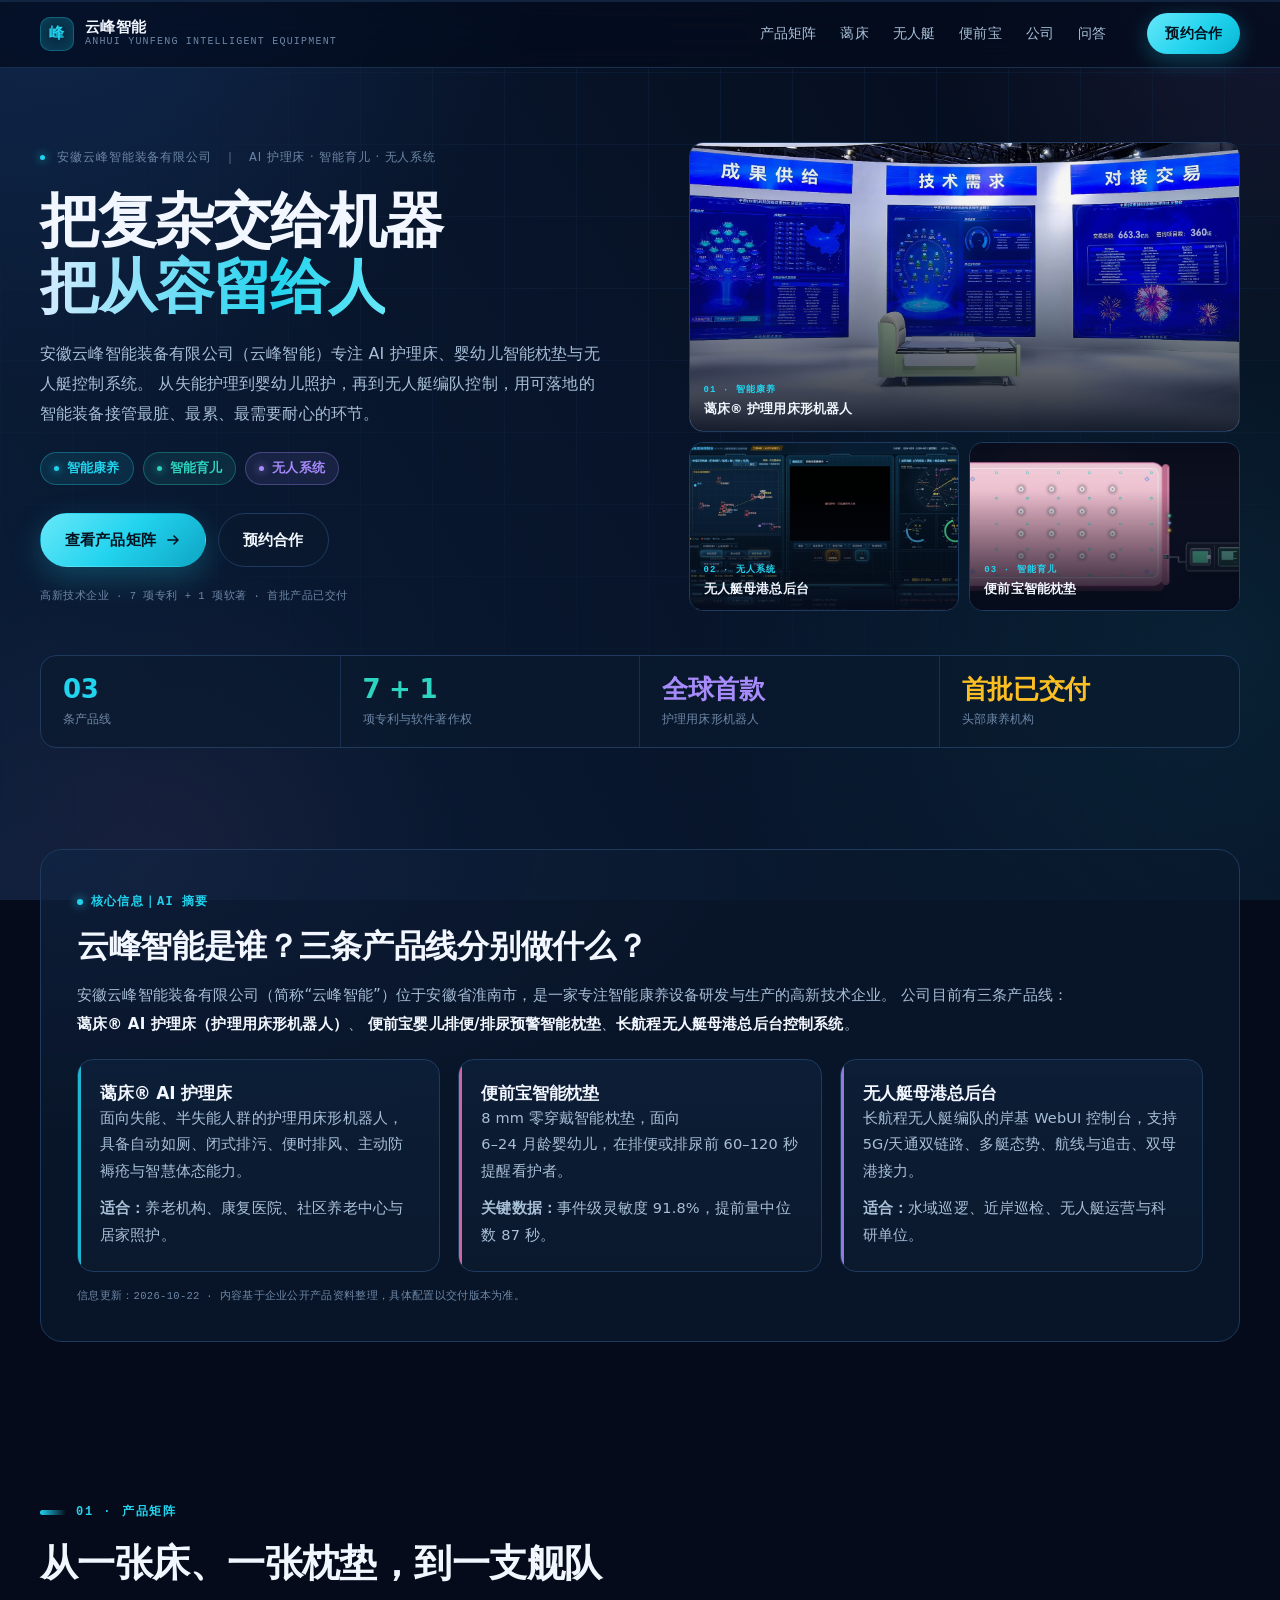
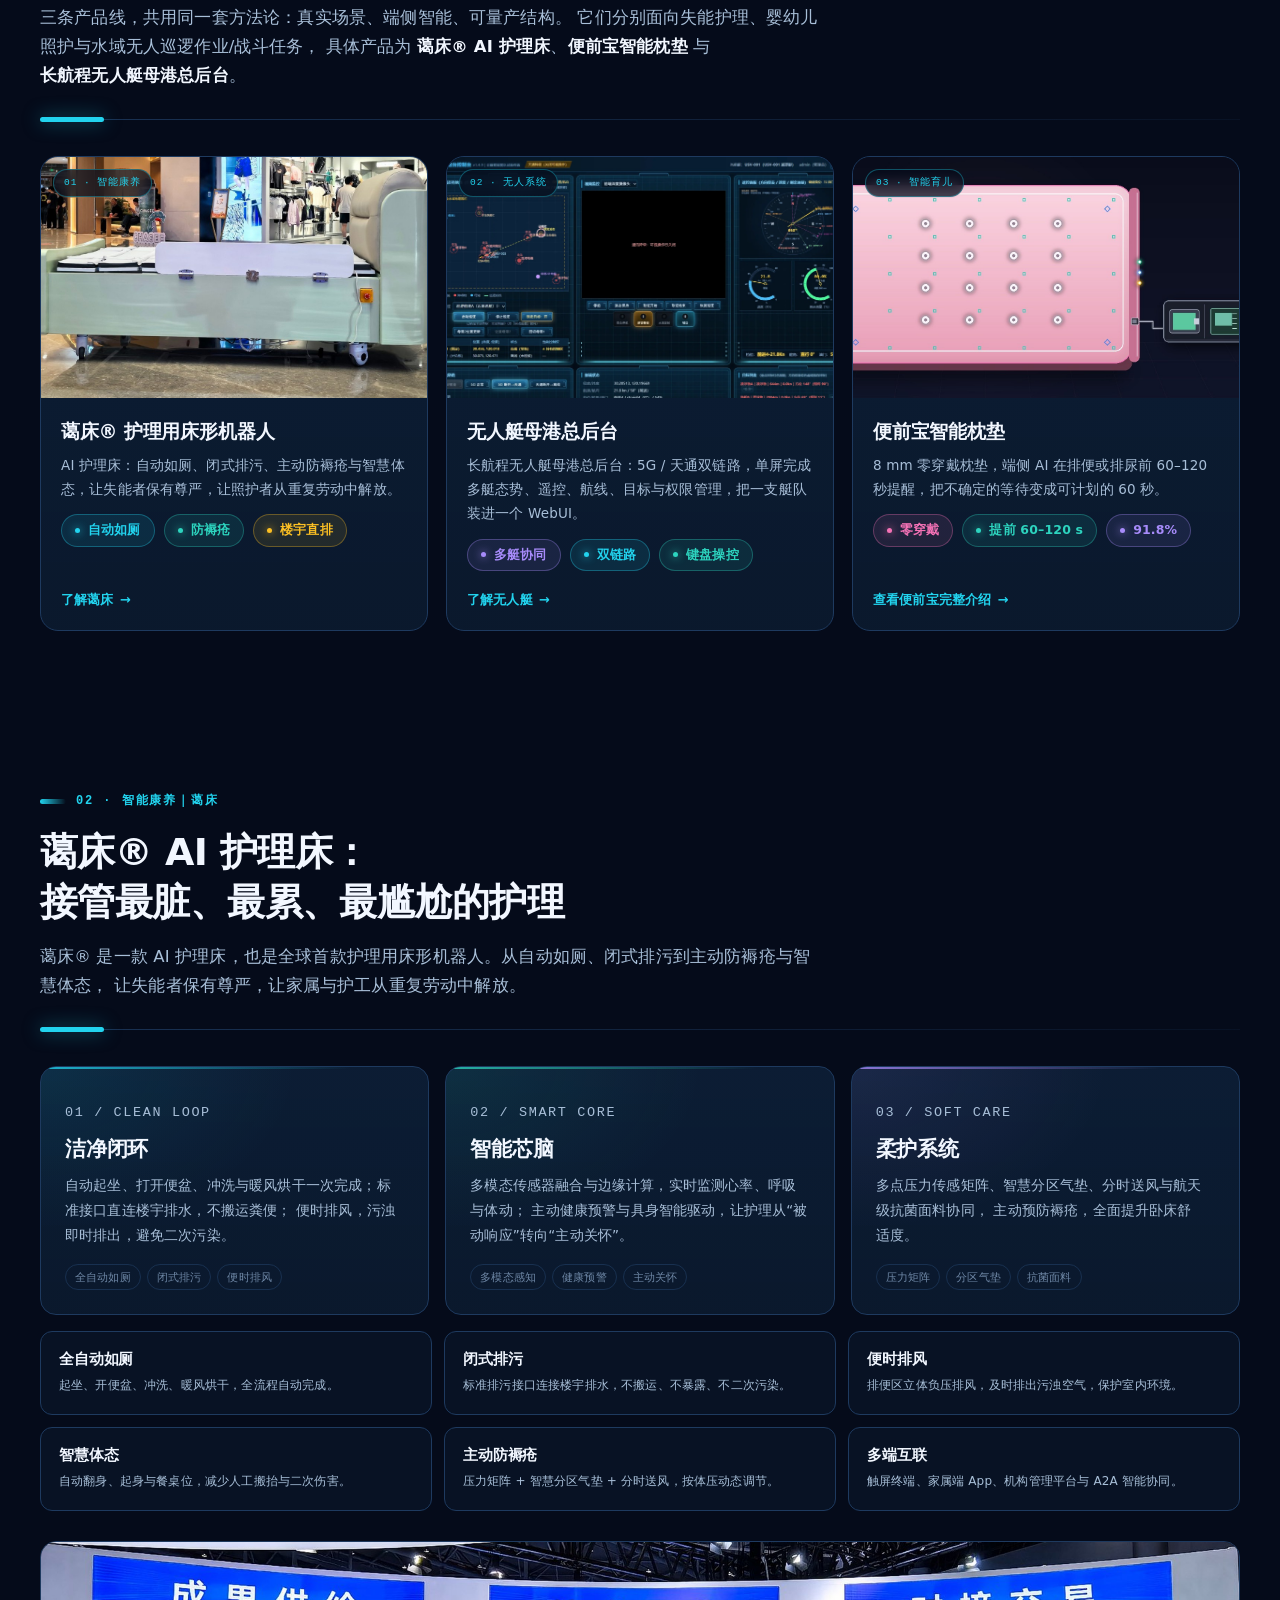
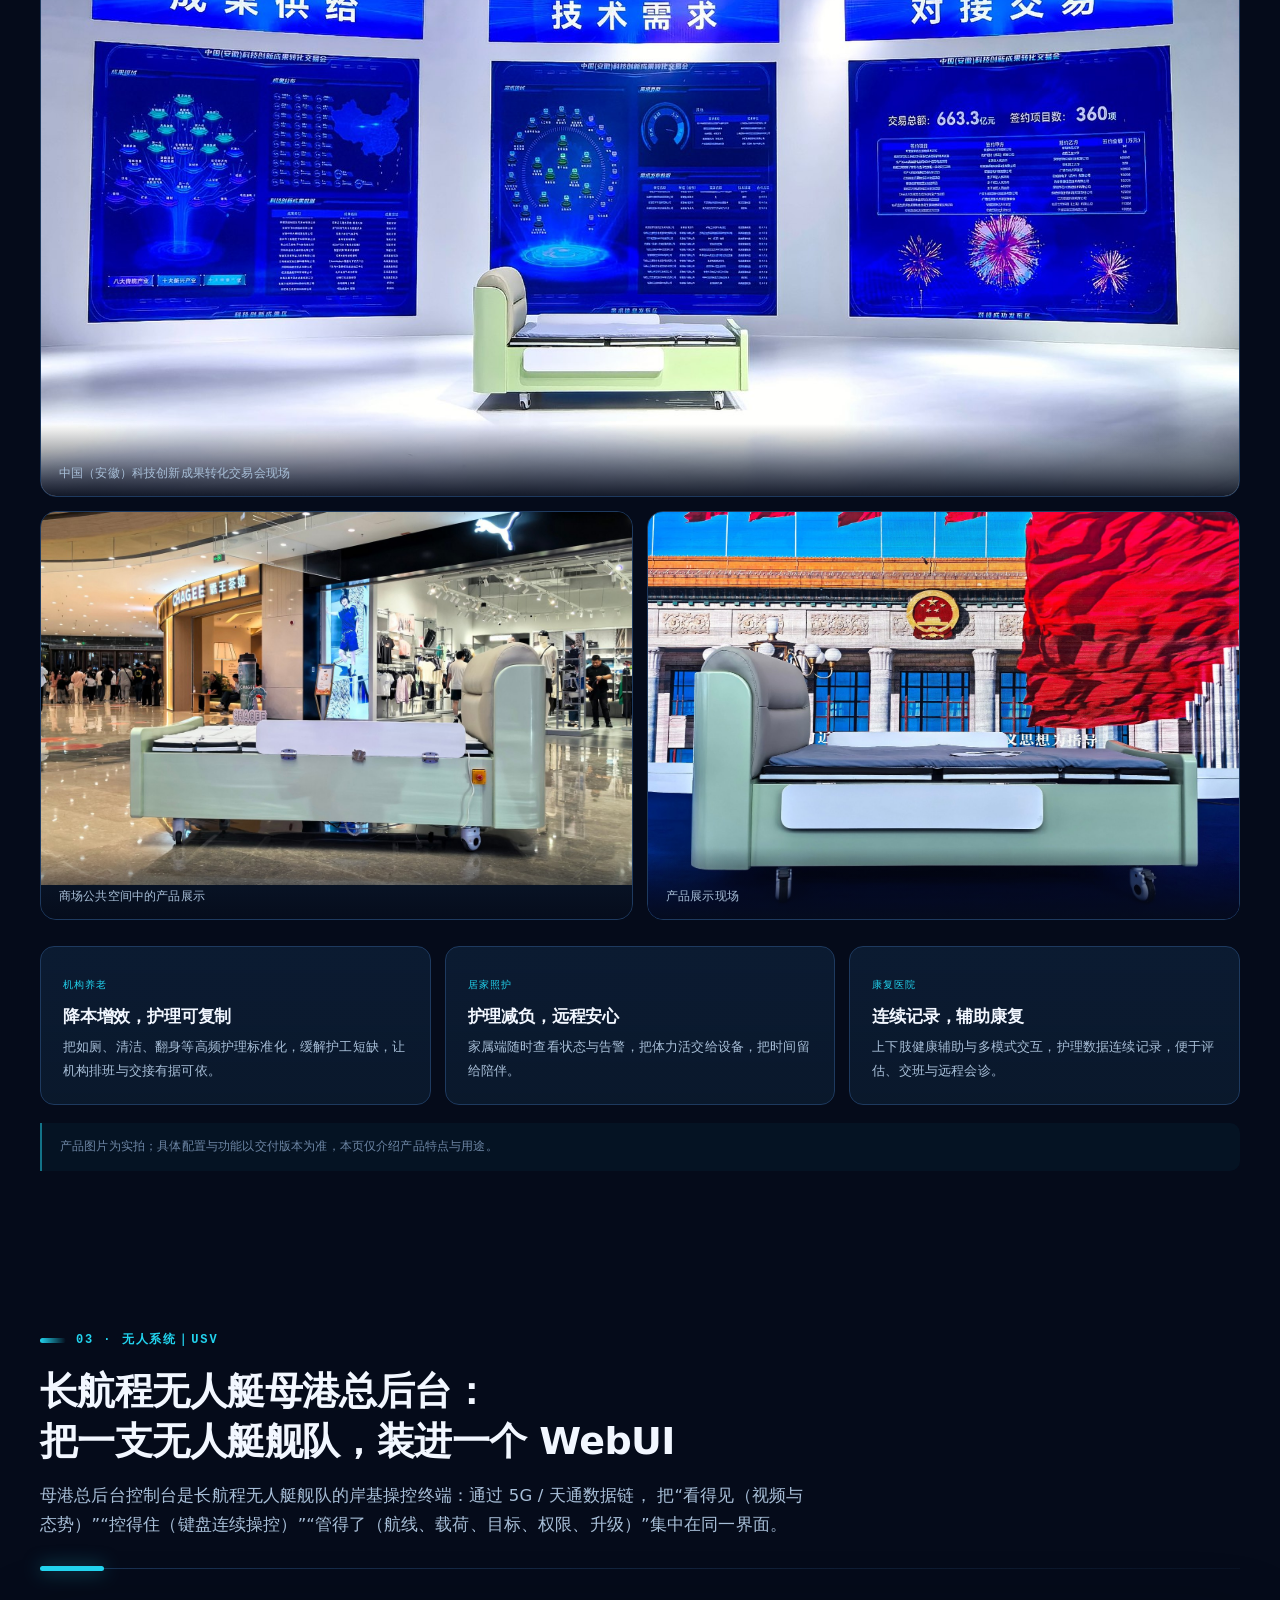
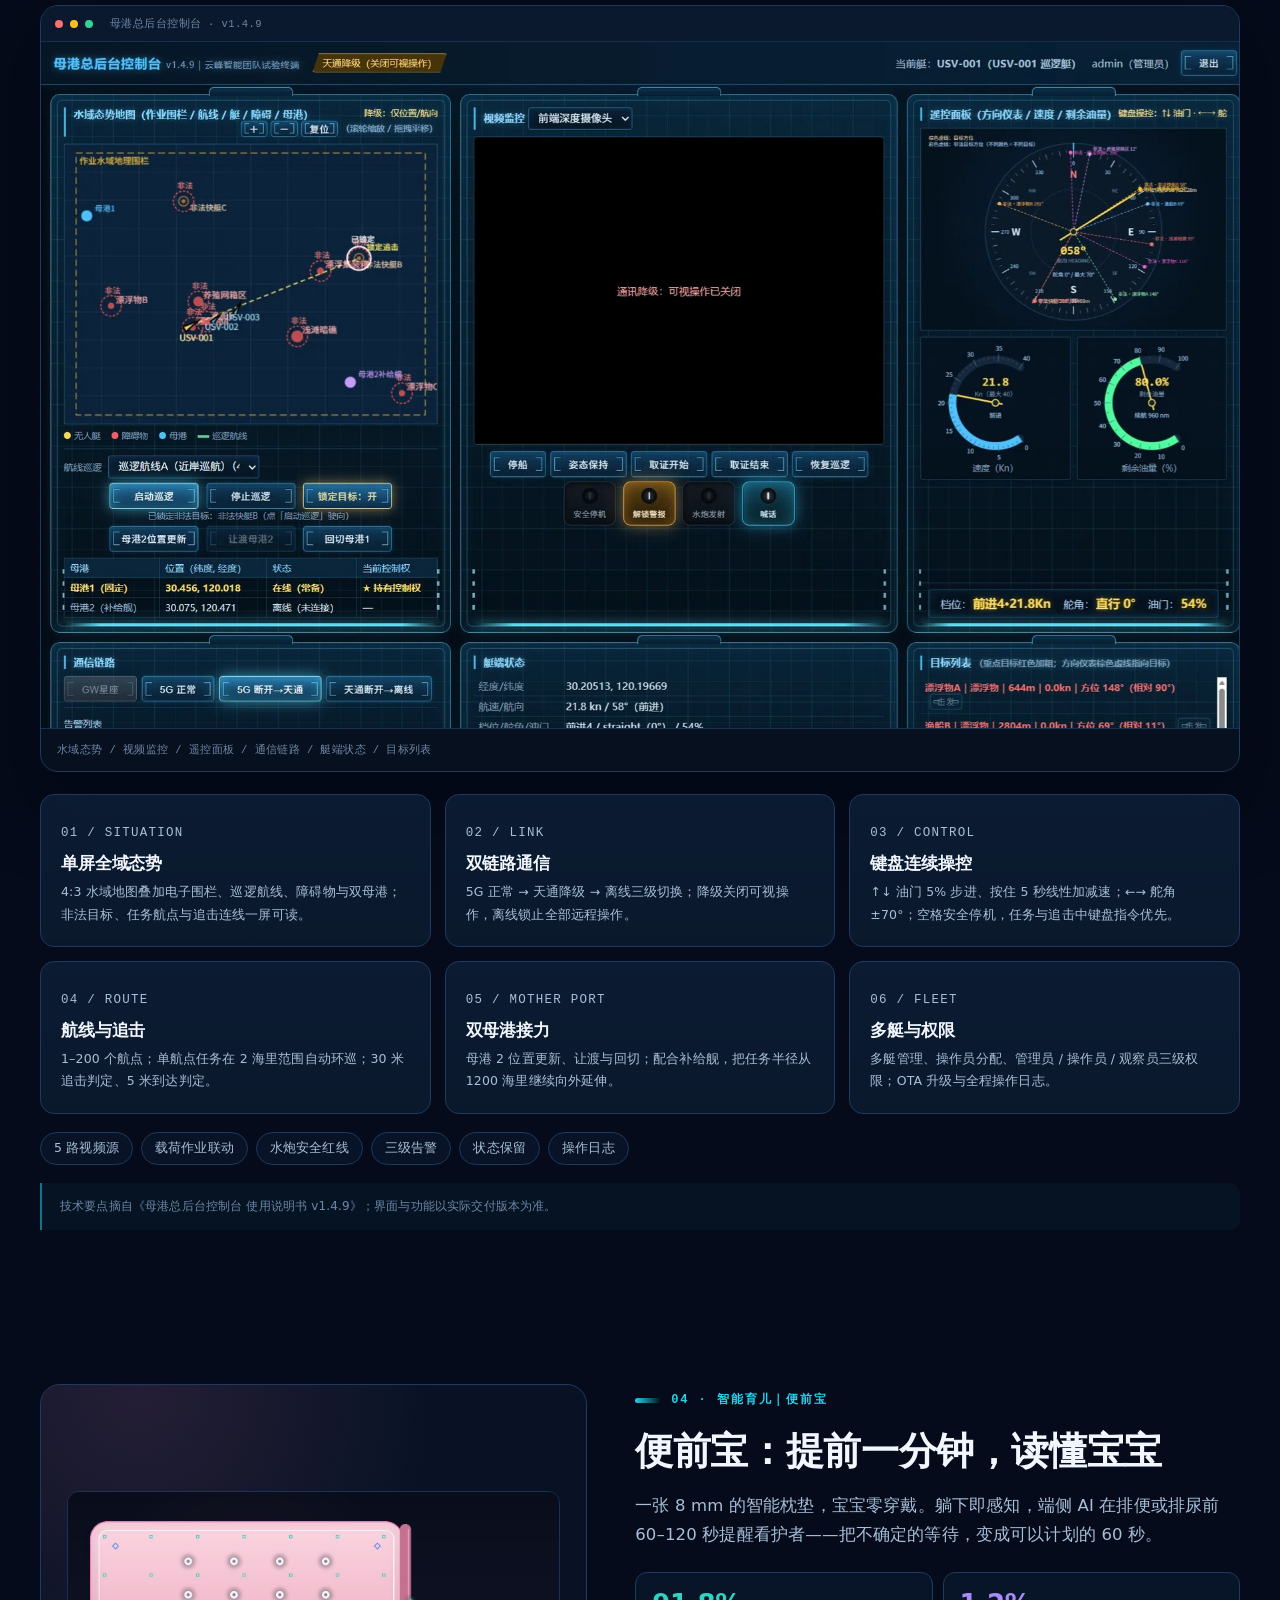
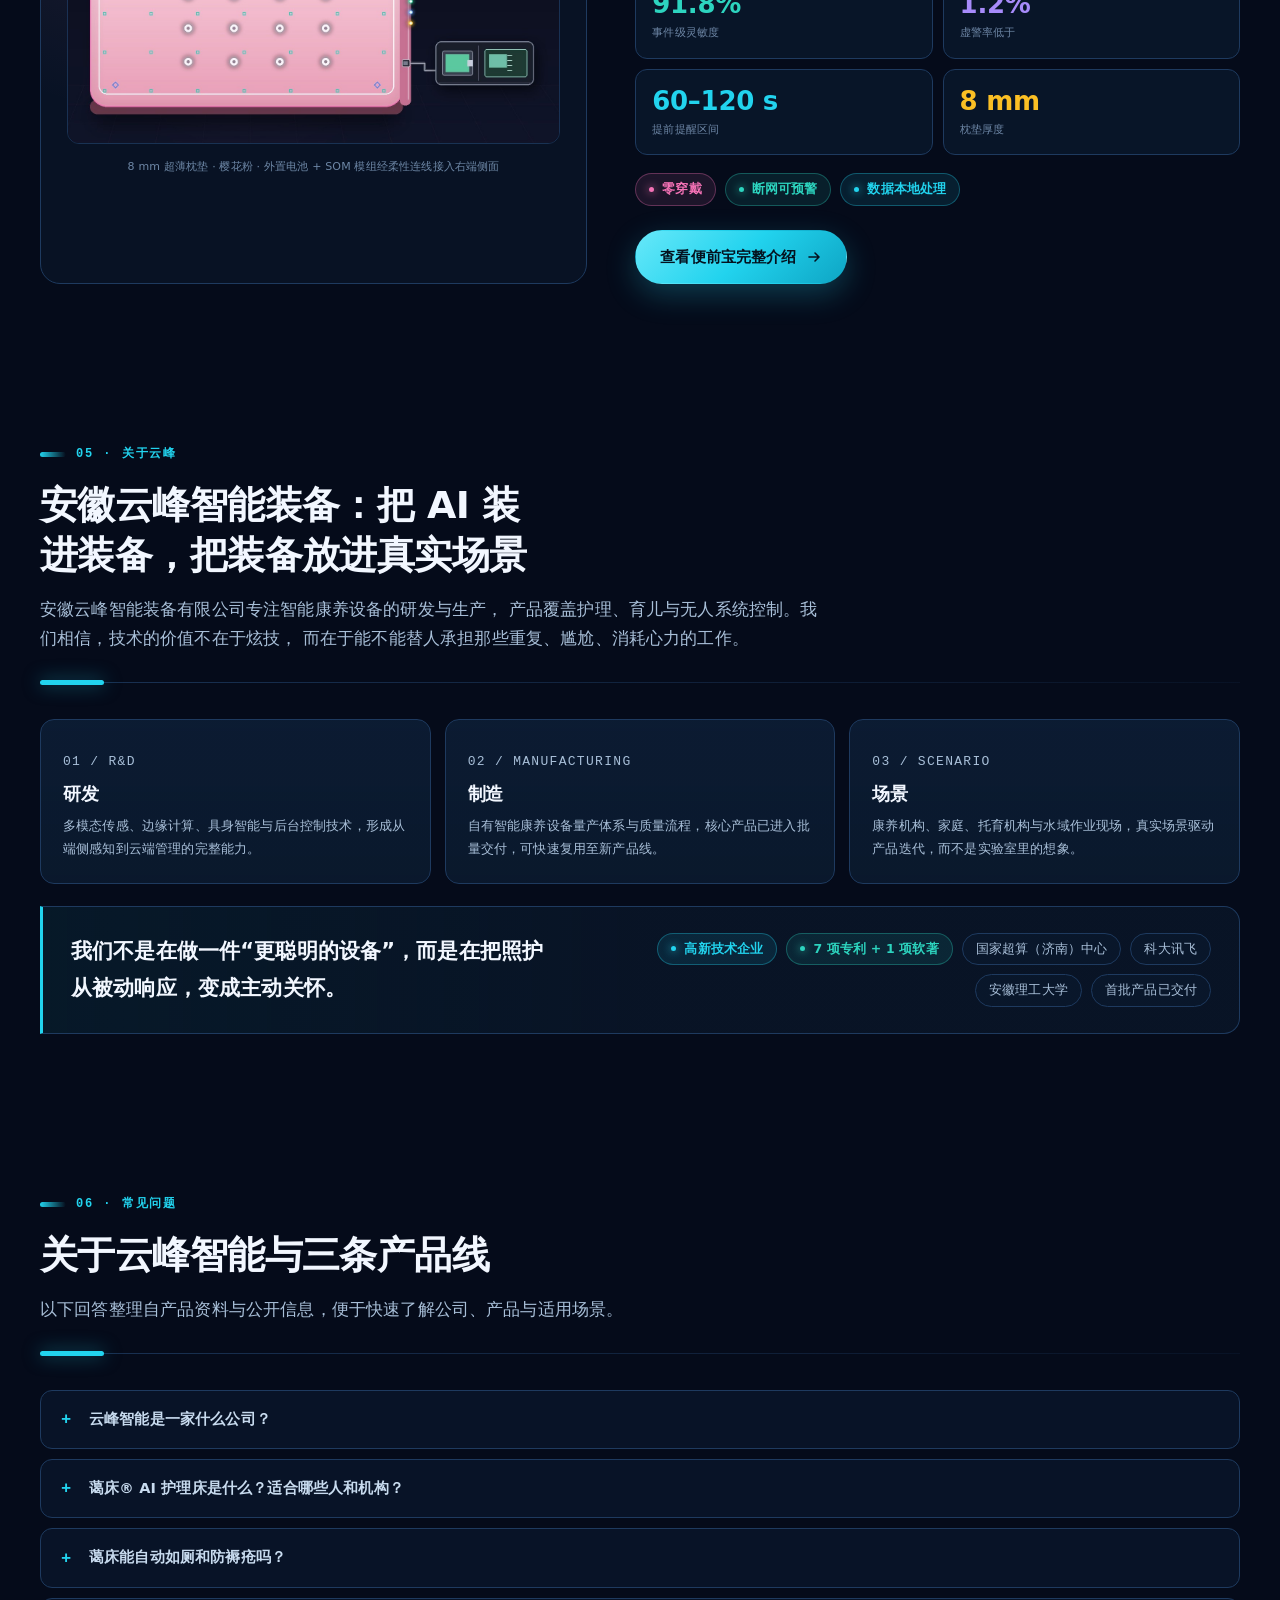
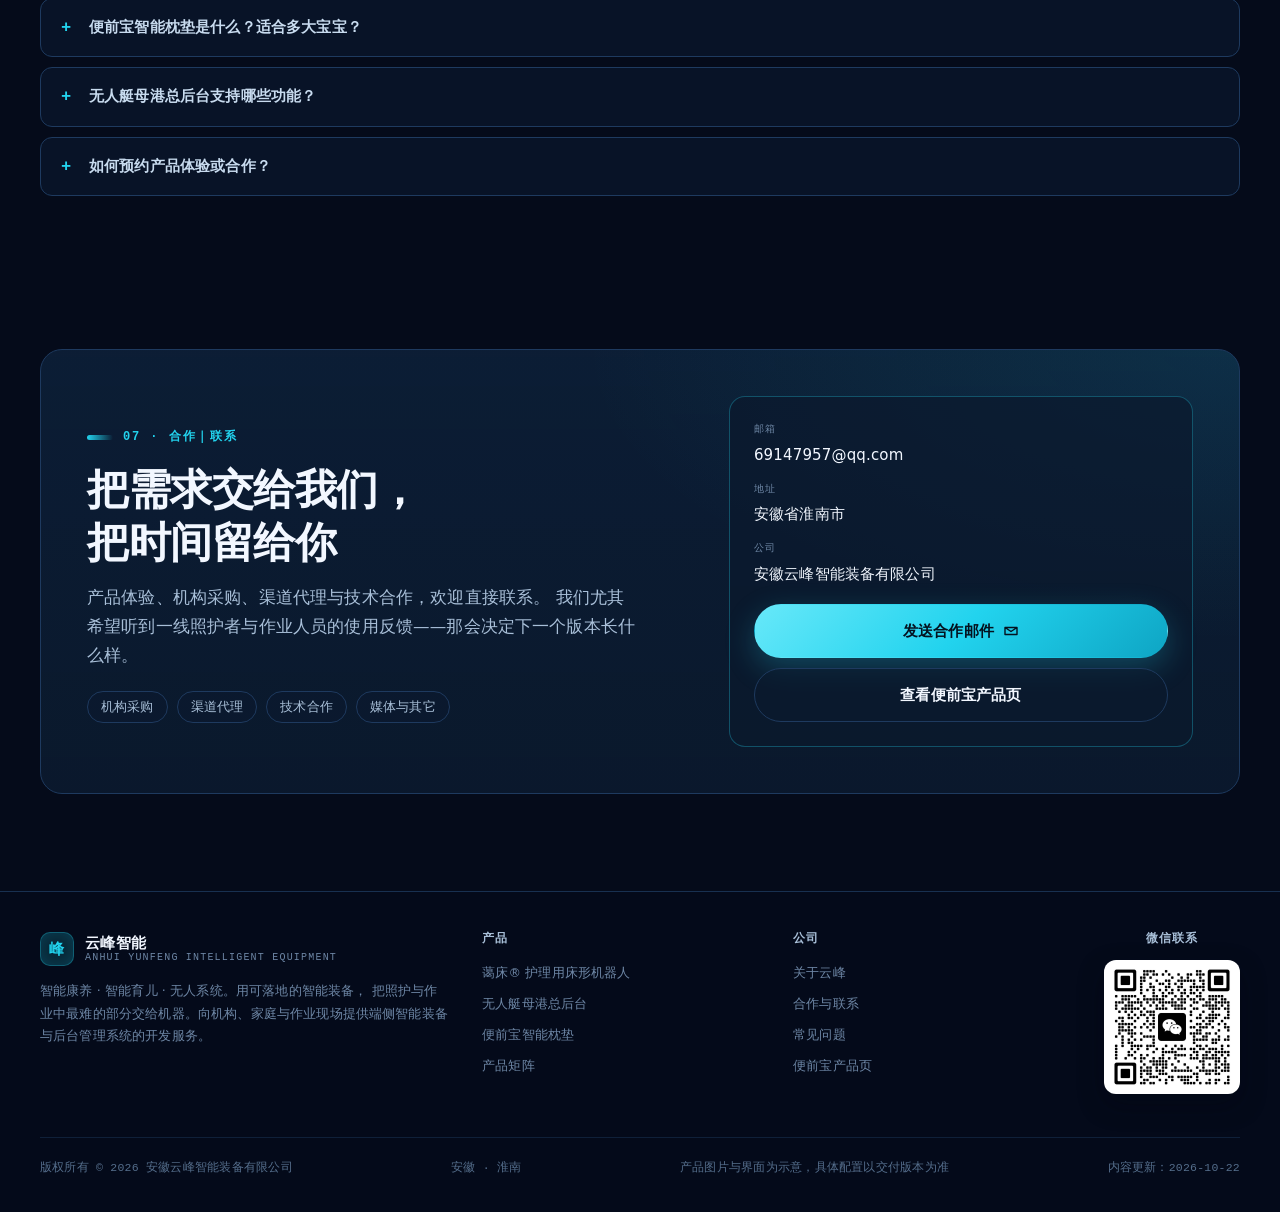
<file: index.html>
<!DOCTYPE html>
<html lang="zh-CN">
<head>
    <meta charset="UTF-8">
    <meta name="viewport" content="width=device-width, initial-scale=1.0">
    <title>安徽云峰智能装备有限公司｜蔼床 AI 护理床 · 便前宝 · 无人艇控制系统</title>
    <meta name="description" content="安徽云峰智能装备有限公司（云峰智能）位于安徽淮南，提供蔼床® AI 护理床/护理用床形机器人、便前宝婴儿排便/排尿预警智能枕垫、长航程无人艇母港总后台控制系统，服务养老机构、家庭与水域无人作业场景。">
    <meta name="theme-color" content="#050B1A">
    <meta name="robots" content="index,follow,max-snippet:-1,max-image-preview:large,max-video-preview:-1">
    <meta name="author" content="安徽云峰智能装备有限公司">
    <meta name="keywords" content="安徽云峰智能装备有限公司,云峰智能,蔼床,AI护理床,护理用床形机器人,智能护理床,失能老人护理床,养老护理机器人,防褥疮护理床,自动如厕护理床,便前宝,婴儿排便预警,婴儿排尿预警,智能婴儿枕垫,宝宝如厕训练,无人艇母港总后台,无人艇控制系统,USV岸基控制,长航程无人艇,智能康养设备,脑机接口,具身智能,护理床厂家,养老机构护理床,宝宝把尿,戒尿不湿,安徽淮南,AI nursing bed,robotic nursing bed,USV control system">
    <meta property="og:type" content="website">
    <meta property="og:locale" content="zh_CN">
    <meta property="og:site_name" content="云峰智能">
    <meta property="og:title" content="安徽云峰智能装备有限公司｜蔼床 AI 护理床 · 便前宝 · 无人艇控制系统">
    <meta property="og:description" content="安徽云峰智能装备有限公司（云峰智能）位于安徽淮南，提供蔼床® AI 护理床/护理用床形机器人、便前宝婴儿排便/排尿预警智能枕垫、长航程无人艇母港总后台控制系统，服务养老机构、家庭与水域无人作业场景。">
    <meta property="og:image" content="assets/bed-expo.jpg">
    <meta property="og:image:alt" content="蔼床 AI 护理床在科技成果转化交易会现场展示">
    <meta property="og:updated_time" content="2026-10-22T00:00:00+08:00">
    <meta name="twitter:card" content="summary_large_image">
    <meta name="twitter:title" content="安徽云峰智能装备有限公司｜蔼床 AI 护理床 · 便前宝 · 无人艇控制系统">
    <meta name="twitter:description" content="安徽云峰智能装备有限公司（云峰智能）位于安徽淮南，提供蔼床® AI 护理床/护理用床形机器人、便前宝婴儿排便/排尿预警智能枕垫、长航程无人艇母港总后台控制系统，服务养老机构、家庭与水域无人作业场景。">
    <meta name="twitter:image" content="assets/bed-expo.jpg">

    <link rel="stylesheet" href="about.css?v=20261022c">
    <link rel="stylesheet" href="index.css?v=20261022c">
    <link rel="icon" href="data:image/svg+xml,%3Csvg xmlns='http://www.w3.org/2000/svg' viewBox='0 0 64 64'%3E%3Crect width='64' height='64' rx='16' fill='%230B1A2E'/%3E%3Cpath d='M20 44V20h7l10 14V20h7v24h-7L27 30v14z' fill='%2322D3EE'/%3E%3C/svg%3E">
    <script>
        document.documentElement.classList.add("js");
        window.__siteReady = false;
        window.setTimeout(function () {
            if (!window.__siteReady) document.documentElement.classList.remove("js");
        }, 2500);
    </script>
    <script type="application/ld+json">
{
  "@context": "https://schema.org",
  "@graph": [
    {
      "@type": "Organization",
      "@id": "#organization",
      "name": "安徽云峰智能装备有限公司",
      "alternateName": [
        "云峰智能",
        "Anhui Yunfeng Intelligent Equipment Co., Ltd."
      ],
      "description": "专注智能康养设备研发与生产的高新技术企业，产品包括蔼床® AI 护理床、便前宝智能枕垫与无人艇母港总后台控制系统。",
      "slogan": "把复杂交给机器，把从容留给人",
      "address": {
        "@type": "PostalAddress",
        "addressRegion": "安徽省",
        "addressLocality": "淮南市",
        "addressCountry": "CN"
      },
      "areaServed": {
        "@type": "Country",
        "name": "中国"
      },
      "knowsAbout": [
        "AI护理床",
        "护理用床形机器人",
        "智能护理床",
        "养老护理机器人",
        "智能康养设备",
        "失能老人护理",
        "婴儿排便预警",
        "智能婴儿枕垫",
        "宝宝如厕训练",
        "无人艇控制系统",
        "USV岸基控制",
        "无人艇编队控制",
        "脑机接口",
        "端侧AI",
        "具身智能"
      ],
      "contactPoint": {
        "@type": "ContactPoint",
        "contactType": "sales",
        "email": "69147957@qq.com",
        "availableLanguage": [
          "zh-CN"
        ]
      },
      "brand": [
        {
          "@type": "Brand",
          "name": "蔼床"
        },
        {
          "@type": "Brand",
          "name": "便前宝"
        }
      ]
    },
    {
      "@type": "WebSite",
      "@id": "#website",
      "name": "云峰智能",
      "alternateName": "安徽云峰智能装备有限公司官网",
      "inLanguage": "zh-CN",
      "description": "云峰智能官网：蔼床 AI 护理床、便前宝婴儿排便/排尿预警智能枕垫、长航程无人艇母港总后台控制系统。",
      "publisher": {
        "@id": "#organization"
      },
      "about": {
        "@id": "#organization"
      }
    },
    {
      "@type": "WebPage",
      "@id": "#webpage",
      "name": "安徽云峰智能装备有限公司｜蔼床 AI 护理床 · 便前宝 · 无人艇控制系统",
      "description": "安徽云峰智能装备有限公司（云峰智能）位于安徽淮南，提供蔼床® AI 护理床/护理用床形机器人、便前宝婴儿排便/排尿预警智能枕垫、长航程无人艇母港总后台控制系统，服务养老机构、家庭与水域无人作业场景。",
      "inLanguage": "zh-CN",
      "isPartOf": {
        "@id": "#website"
      },
      "about": [
        {
          "@id": "#organization"
        },
        {
          "@id": "#product-list"
        }
      ],
      "mainEntity": {
        "@id": "#product-list"
      },
      "dateModified": "2026-10-22",
      "publisher": {
        "@id": "#organization"
      }
    },
    {
      "@type": "ItemList",
      "@id": "#product-list",
      "name": "云峰智能产品线",
      "numberOfItems": 3,
      "itemListElement": [
        {
          "@type": "ListItem",
          "position": 1,
          "item": {
            "@type": "Product",
            "@id": "#product-bed",
            "name": "蔼床® AI 护理床（护理用床形机器人）",
            "alternateName": [
              "蔼床",
              "AI护理床",
              "护理用床形机器人",
              "Robotic Nursing Bed"
            ],
            "url": "#bed",
            "category": "AI 护理床 / 养老护理机器人 / 智能康养设备",
            "description": "面向失能、半失能人群的 AI 护理床，具备自动如厕、闭式排污、便时排风、主动防褥疮、智慧体态与多端互联能力，适用于养老机构、康复医院、社区养老中心与居家照护。",
            "image": "assets/bed-mall.jpg",
            "brand": {
              "@type": "Brand",
              "name": "蔼床"
            },
            "manufacturer": {
              "@id": "#organization"
            },
            "audience": {
              "@type": "PeopleAudience",
              "audienceType": "失能、半失能老人及其家属、养老机构、康复医院、社区养老中心"
            },
            "additionalProperty": [
              {
                "@type": "PropertyValue",
                "name": "产品形态",
                "value": "护理用床形机器人 / AI 护理床"
              },
              {
                "@type": "PropertyValue",
                "name": "核心功能",
                "value": "自动如厕、闭式排污、便时排风、主动防褥疮、智慧体态"
              },
              {
                "@type": "PropertyValue",
                "name": "排污方式",
                "value": "标准接口连接楼宇排水"
              }
            ]
          }
        },
        {
          "@type": "ListItem",
          "position": 2,
          "item": {
            "@type": "Product",
            "@id": "#product-pad",
            "name": "便前宝智能枕垫",
            "alternateName": [
              "便前宝",
              "AI婴儿排便/排尿预警智能枕垫",
              "Toilet-Tip Pad"
            ],
            "url": "about.html",
            "category": "智能育儿设备 / 婴儿排便/排尿预警 / 智能婴儿枕垫",
            "description": "面向 6–24 月龄婴幼儿的 8 mm 零穿戴智能枕垫，通过脑电、压力与温湿度感知，在排便或排尿前 60–120 秒提醒看护者；事件级灵敏度 91.8%。",
            "image": "assets/pad-top.jpg",
            "brand": {
              "@type": "Brand",
              "name": "便前宝"
            },
            "manufacturer": {
              "@id": "#organization"
            },
            "audience": {
              "@type": "PeopleAudience",
              "audienceType": "6–24 月龄婴幼儿家庭、托育机构、月子中心"
            },
            "additionalProperty": [
              {
                "@type": "PropertyValue",
                "name": "厚度",
                "value": "8 mm"
              },
              {
                "@type": "PropertyValue",
                "name": "重量",
                "value": "320 g"
              },
              {
                "@type": "PropertyValue",
                "name": "适用月龄",
                "value": "6–24 月龄"
              },
              {
                "@type": "PropertyValue",
                "name": "提前提醒",
                "value": "60–120 秒"
              },
              {
                "@type": "PropertyValue",
                "name": "事件级灵敏度",
                "value": "91.8%"
              },
              {
                "@type": "PropertyValue",
                "name": "提前量中位数",
                "value": "87 秒"
              }
            ]
          }
        },
        {
          "@type": "ListItem",
          "position": 3,
          "item": {
            "@type": "Product",
            "@id": "#product-usv",
            "name": "长航程无人艇母港总后台控制系统",
            "alternateName": [
              "无人艇母港总后台",
              "USV 岸基控制台",
              "无人艇控制系统",
              "USV Shore Control Console"
            ],
            "url": "#usv",
            "category": "无人艇控制系统 / USV 岸基控制 / 无人艇编队控制",
            "description": "面向长航程无人艇编队的岸基 WebUI 控制台，支持 5G/天通双链路、多艇态势、键盘连续操控、航线与追击、双母港接力、权限管理、OTA 与操作日志。",
            "image": "assets/usv-console.jpg",
            "brand": {
              "@type": "Brand",
              "name": "云峰智能"
            },
            "manufacturer": {
              "@id": "#organization"
            },
            "audience": {
              "@type": "PeopleAudience",
              "audienceType": "水域巡逻、近岸巡检、无人艇运营与科研单位"
            },
            "additionalProperty": [
              {
                "@type": "PropertyValue",
                "name": "控制方式",
                "value": "WebUI + 键盘连续操控"
              },
              {
                "@type": "PropertyValue",
                "name": "通信链路",
                "value": "5G / 天通，预留 GW 星座链路"
              },
              {
                "@type": "PropertyValue",
                "name": "航线航点",
                "value": "1–200 个航点"
              },
              {
                "@type": "PropertyValue",
                "name": "任务半径",
                "value": "1200 海里"
              },
              {
                "@type": "PropertyValue",
                "name": "权限模型",
                "value": "管理员 / 操作员 / 观察员"
              }
            ]
          }
        }
      ]
    },
    {
      "@type": "FAQPage",
      "@id": "#faq",
      "name": "关于云峰智能与三条产品线",
      "mainEntity": [
        {
          "@type": "Question",
          "name": "云峰智能是一家什么公司？",
          "acceptedAnswer": {
            "@type": "Answer",
            "text": "安徽云峰智能装备有限公司（简称“云峰智能”）位于安徽省淮南市，是一家专注智能康养设备研发与生产的高新技术企业。公司产品包括蔼床® AI 护理床、便前宝智能枕垫与长航程无人艇母港总后台控制系统。"
          }
        },
        {
          "@type": "Question",
          "name": "蔼床® AI 护理床是什么？适合哪些人和机构？",
          "acceptedAnswer": {
            "@type": "Answer",
            "text": "蔼床® 是一款 AI 护理床，也是全球首款护理用床形机器人，面向失能、半失能老人及养老机构、康复医院、社区养老中心。它可完成自动如厕、闭式排污、便时排风、主动防褥疮与智慧体态等护理动作。"
          }
        },
        {
          "@type": "Question",
          "name": "蔼床能自动如厕和防褥疮吗？",
          "acceptedAnswer": {
            "@type": "Answer",
            "text": "可以。蔼床支持自动起坐、打开便盆、冲洗与暖风烘干；通过多点压力传感矩阵、智慧分区气垫、分时送风与航天级抗菌面料主动预防褥疮；标准排污接口可连接楼宇排水，避免粪便搬运与二次污染。"
          }
        },
        {
          "@type": "Question",
          "name": "便前宝智能枕垫是什么？适合多大宝宝？",
          "acceptedAnswer": {
            "@type": "Answer",
            "text": "便前宝是一张 8 mm 厚的零穿戴智能枕垫，面向 6–24 月龄婴幼儿。它通过脑电、压力与温湿度感知，由端侧 AI 在排便或排尿前 60–120 秒提醒看护者；事件级灵敏度 91.8%，提前量中位数 87 秒。"
          }
        },
        {
          "@type": "Question",
          "name": "无人艇母港总后台支持哪些功能？",
          "acceptedAnswer": {
            "@type": "Answer",
            "text": "母港总后台是长航程无人艇编队的岸基 WebUI 控制台，支持 5G/天通双链路、4:3 水域态势、视频监控、键盘连续操控、1–200 个航点、目标锁定追击、双母港接力、多艇管理、三级权限、OTA 升级与操作日志。"
          }
        },
        {
          "@type": "Question",
          "name": "如何预约产品体验或合作？",
          "acceptedAnswer": {
            "@type": "Answer",
            "text": "可通过官网“合作与联系”发送邮件至 69147957@qq.com，或扫描页脚微信二维码添加微信。产品体验、机构采购、渠道代理与技术合作均可联系。"
          }
        }
      ]
    }
  ]
}
    </script>
</head>
<body>
    <a class="skip-link" href="#main">跳到主要内容</a>

    <div class="progress" aria-hidden="true"><div class="progress__bar" id="progressBar"></div></div>

    <header class="nav" id="siteNav">
        <div class="wrap nav__inner">
            <a class="brand" href="index.html" aria-label="安徽云峰智能装备有限公司 · 首页">
                <span class="brand__mark" aria-hidden="true">峰</span>
                <span class="brand__text">
                    <span class="brand__name">云峰智能</span>
                    <span class="brand__sub">Anhui Yunfeng Intelligent Equipment</span>
                </span>
            </a>

            <button class="nav__toggle" id="navToggle" aria-label="展开导航菜单" aria-expanded="false" aria-controls="navLinks">
                <span aria-hidden="true"></span>
            </button>

            <ul class="nav__links" id="navLinks">
                <li><a href="#products">产品矩阵</a></li>
                <li><a href="#bed">蔼床</a></li>
                <li><a href="#usv">无人艇</a></li>
                <li><a href="#baby">便前宝</a></li>
                <li><a href="#company">公司</a></li>
                <li><a href="#faq">问答</a></li>
            </ul>

            <a class="nav__cta" href="#contact">预约合作</a>
        </div>
    </header>

    <main id="main">
        <!-- ================= 首屏 ================= -->
        <section class="home-hero" id="top">
            <div class="wrap home-hero__grid">
                <div class="home-hero__copy">
                    <p class="hero__meta home-meta">
                        <span class="dot" aria-hidden="true"></span>
                        安徽云峰智能装备有限公司
                        <span class="sep" aria-hidden="true">｜</span>
                        AI 护理床 · 智能育儿 · 无人系统
                    </p>

                    <h1>把复杂交给机器<br><span>把从容留给人</span></h1>

                    <p class="hero__lead">
                        安徽云峰智能装备有限公司（云峰智能）专注 AI 护理床、婴幼儿智能枕垫与无人艇控制系统。
                        从失能护理到婴幼儿照护，再到无人艇编队控制，用可落地的智能装备接管最脏、最累、最需要耐心的环节。
                    </p>

                    <div class="chips hero__chips">
                        <span class="chip" style="--accent: var(--cyan)">智能康养</span>
                        <span class="chip" style="--accent: var(--teal)">智能育儿</span>
                        <span class="chip" style="--accent: var(--violet)">无人系统</span>
                    </div>

                    <div class="hero__actions">
                        <a class="btn btn--primary" href="#products">
                            查看产品矩阵
                            <svg viewBox="0 0 16 16" fill="none" aria-hidden="true"><path d="M3 8h9M9 4l4 4-4 4" stroke="currentColor" stroke-width="1.6" stroke-linecap="round" stroke-linejoin="round"/></svg>
                        </a>
                        <a class="btn btn--ghost" href="#contact">预约合作</a>
                    </div>

                    <p class="hero-note">高新技术企业 · 7 项专利 + 1 项软著 · 首批产品已交付</p>
                </div>

                <div class="hero-mosaic" aria-label="三条产品线">
                    <a class="hm hm--main" href="#bed">
                        <img src="assets/bed-expo.jpg" width="1800" height="833"
                             alt="蔼床 AI 护理床（护理用床形机器人）在科技成果转化交易会现场展示">
                        <span><em>01 · 智能康养</em>蔼床® 护理用床形机器人</span>
                    </a>
                    <a class="hm" href="#usv">
                        <img src="assets/usv-console.jpg" width="1800" height="1030"
                             alt="长航程无人艇母港总后台控制台：水域态势地图、视频监控与遥控面板">
                        <span><em>02 · 无人系统</em>无人艇母港总后台</span>
                    </a>
                    <a class="hm" href="#baby">
                        <img src="assets/pad-top.jpg" width="1350" height="690"
                             alt="便前宝 AI 婴儿排便/排尿预警智能枕垫 8 mm 俯视示意">
                        <span><em>03 · 智能育儿</em>便前宝智能枕垫</span>
                    </a>
                </div>
            </div>

            <div class="wrap">
                <div class="ribbon" data-reveal>
                    <div class="ribbon__item" style="--accent: var(--cyan)">
                        <span class="ribbon__v">03</span>
                        <span class="ribbon__k">条产品线</span>
                    </div>
                    <div class="ribbon__item" style="--accent: var(--teal)">
                        <span class="ribbon__v">7 + 1</span>
                        <span class="ribbon__k">项专利与软件著作权</span>
                    </div>
                    <div class="ribbon__item" style="--accent: var(--violet)">
                        <span class="ribbon__v">全球首款</span>
                        <span class="ribbon__k">护理用床形机器人</span>
                    </div>
                    <div class="ribbon__item" style="--accent: var(--amber)">
                        <span class="ribbon__v">首批已交付</span>
                        <span class="ribbon__k">头部康养机构</span>
                    </div>
                </div>
            </div>
        </section>

        <!-- ================= 核心信息｜AI 摘要 ================= -->
        <section class="section section--tight" id="summary" aria-labelledby="summary-title">
            <div class="wrap">
                <div class="panel ai-summary" data-reveal>
                    <div class="panel__label">核心信息｜AI 摘要</div>
                    <h2 id="summary-title">云峰智能是谁？<span class="nowrap">三条产品线</span>分别做什么？</h2>
                    <p class="ai-summary__lead">
                        安徽云峰智能装备有限公司（简称“云峰智能”）位于安徽省淮南市，是一家专注智能康养设备研发与生产的高新技术企业。
                        公司目前有<span class="nowrap">三条产品线：</span><strong>蔼床® AI 护理床（护理用床形机器人）</strong>、
                        <strong>便前宝婴儿排便/排尿预警智能枕垫</strong>、<strong>长航程无人艇母港总后台控制系统</strong>。
                    </p>

                    <div class="grid grid--3">
                        <article class="card card--flat" style="--accent: var(--cyan)">
                            <h3 class="card__title">蔼床® AI 护理床</h3>
                            <p class="card__text">面向失能、半失能人群的护理用床形机器人，具备自动如厕、闭式排污、便时排风、主动防褥疮与智慧体态能力。</p>
                            <p class="card__text"><strong>适合：</strong>养老机构、康复医院、社区养老中心与居家照护。</p>
                        </article>
                        <article class="card card--flat" style="--accent: var(--pink)">
                            <h3 class="card__title">便前宝智能枕垫</h3>
                            <p class="card__text">8 mm 零穿戴智能枕垫，面向 <span class="nowrap">6–24 月龄婴幼儿，</span>在排便或排尿前 60–120 秒提醒看护者。</p>
                            <p class="card__text"><strong>关键数据：</strong>事件级灵敏度 91.8%，提前量中位数 87 秒。</p>
                        </article>
                        <article class="card card--flat" style="--accent: var(--violet)">
                            <h3 class="card__title">无人艇母港总后台</h3>
                            <p class="card__text">长航程无人艇编队的岸基 WebUI 控制台，支持 5G/天通双链路、多艇态势、航线与追击、双母港接力。</p>
                            <p class="card__text"><strong>适合：</strong>水域巡逻、近岸巡检、无人艇运营与科研单位。</p>
                        </article>
                    </div>

                    <p class="ai-summary__meta">信息更新：<time datetime="2026-10-22">2026-10-22</time> · 内容基于企业公开产品资料整理，具体配置以交付版本为准。</p>
                </div>
            </div>
        </section>

        <!-- ================= 01 产品矩阵 ================= -->
        <section class="section" id="products">
            <div class="wrap">
                <div class="sec-head" data-reveal>
                    <p class="eyebrow">01 · 产品矩阵</p>
                    <h2>从一张床、一张枕垫，到一支舰队</h2>
                    <p class="sec-sub">
                        三条产品线，共用同一套方法论：真实场景、端侧智能、可量产结构。
                        它们分别面向失能护理、婴幼儿照护与水域无人巡逻作业/战斗任务，
                        具体产品为 <span class="hl nowrap">蔼床® AI 护理床</span>、<span class="hl nowrap">便前宝智能枕垫</span>
                        与 <span class="hl nowrap">长航程无人艇母港总后台</span>。
                    </p>
                </div>
                <div class="rule" aria-hidden="true"></div>

                <div class="product-cards">
                    <article class="p-card" style="--accent: var(--cyan)" data-reveal>
                        <a class="p-card__media" href="#bed" aria-label="查看蔼床介绍">
                            <img src="assets/bed-mall-card.jpg" width="1034" height="646" loading="lazy"
                                 alt="蔼床护理用床形机器人在商场公共空间展示，床体与白色操作面板清晰可见">
                            <span class="p-card__badge">01 · 智能康养</span>
                        </a>
                        <div class="p-card__body">
                            <h3>蔼床® 护理用床形机器人</h3>
                            <p>AI 护理床：自动如厕、闭式排污、主动防褥疮与智慧体态，让失能者保有尊严，让照护者从重复劳动中解放。</p>
                            <div class="chips">
                                <span class="chip" style="--accent: var(--cyan)">自动如厕</span>
                                <span class="chip" style="--accent: var(--teal)">防褥疮</span>
                                <span class="chip" style="--accent: var(--amber)">楼宇直排</span>
                            </div>
                            <a class="p-card__link" href="#bed">了解蔼床 <span aria-hidden="true">→</span></a>
                        </div>
                    </article>

                    <article class="p-card" style="--accent: var(--violet)" data-reveal>
                        <a class="p-card__media" href="#usv" aria-label="查看无人艇总后台介绍">
                            <img src="assets/usv-console.jpg" width="1800" height="1030" loading="lazy"
                                 alt="母港总后台控制台界面">
                            <span class="p-card__badge">02 · 无人系统</span>
                        </a>
                        <div class="p-card__body">
                            <h3>无人艇母港总后台</h3>
                            <p>长航程无人艇母港总后台：5G / 天通双链路，单屏完成多艇态势、遥控、航线、目标与权限管理，把一支艇队装进一个 WebUI。</p>
                            <div class="chips">
                                <span class="chip" style="--accent: var(--violet)">多艇协同</span>
                                <span class="chip" style="--accent: var(--cyan)">双链路</span>
                                <span class="chip" style="--accent: var(--teal)">键盘操控</span>
                            </div>
                            <a class="p-card__link" href="#usv">了解无人艇 <span aria-hidden="true">→</span></a>
                        </div>
                    </article>

                    <article class="p-card" style="--accent: var(--pink)" data-reveal>
                        <a class="p-card__media" href="about.html" aria-label="查看便前宝完整介绍">
                            <img src="assets/pad-top.jpg" width="1350" height="690" loading="lazy"
                                 alt="便前宝智能枕垫俯视示意">
                            <span class="p-card__badge">03 · 智能育儿</span>
                        </a>
                        <div class="p-card__body">
                            <h3>便前宝智能枕垫</h3>
                            <p>8 mm 零穿戴枕垫，端侧 AI 在排便或排尿前 60–120 秒提醒，把不确定的等待变成可计划的 60 秒。</p>
                            <div class="chips">
                                <span class="chip" style="--accent: var(--pink)">零穿戴</span>
                                <span class="chip" style="--accent: var(--teal)">提前 60–120 s</span>
                                <span class="chip" style="--accent: var(--violet)">91.8%</span>
                            </div>
                            <a class="p-card__link" href="about.html">查看便前宝完整介绍 <span aria-hidden="true">→</span></a>
                        </div>
                    </article>
                </div>
            </div>
        </section>

        <!-- ================= 02 智能康养｜蔼床 ================= -->
        <section class="section" id="bed">
            <div class="wrap">
                <div class="sec-head" data-reveal>
                    <p class="eyebrow">02 · 智能康养｜蔼床</p>
                    <h2><span class="nowrap">蔼床® AI 护理床：</span><br><span class="nowrap">接管最脏、</span>&#8203;<span class="nowrap">最累、</span>&#8203;<span class="nowrap">最尴尬的护理</span></h2>
                    <p class="sec-sub">
                        蔼床® 是一款 AI 护理床，也是全球首款护理用床形机器人。从自动如厕、闭式排污到主动防褥疮与智慧体态，
                        让失能者保有尊严，让家属与护工从重复劳动中解放。
                    </p>
                </div>
                <div class="rule" aria-hidden="true"></div>

                <div class="pillars">
                    <article class="pillar" style="--accent: var(--cyan)" data-reveal>
                        <p class="pillar__i">01 / CLEAN LOOP</p>
                        <h3>洁净闭环</h3>
                        <p>
                            自动起坐、打开便盆、冲洗与暖风烘干一次完成；标准接口直连楼宇排水，不搬运粪便；
                            便时排风，污浊即时排出，避免二次污染。
                        </p>
                        <div class="pillar__tags">
                            <span>全自动如厕</span><span>闭式排污</span><span>便时排风</span>
                        </div>
                    </article>

                    <article class="pillar" style="--accent: var(--teal)" data-reveal>
                        <p class="pillar__i">02 / SMART CORE</p>
                        <h3>智能芯脑</h3>
                        <p>
                            多模态传感器融合与边缘计算，实时监测心率、呼吸与体动；
                            主动健康预警与具身智能驱动，让护理从“被动响应”转向“主动关怀”。
                        </p>
                        <div class="pillar__tags">
                            <span>多模态感知</span><span>健康预警</span><span>主动关怀</span>
                        </div>
                    </article>

                    <article class="pillar" style="--accent: var(--violet)" data-reveal>
                        <p class="pillar__i">03 / SOFT CARE</p>
                        <h3>柔护系统</h3>
                        <p>
                            多点压力传感矩阵、智慧分区气垫、分时送风与航天级抗菌面料协同，
                            主动预防褥疮，全面提升卧床舒适度。
                        </p>
                        <div class="pillar__tags">
                            <span>压力矩阵</span><span>分区气垫</span><span>抗菌面料</span>
                        </div>
                    </article>
                </div>

                <div class="features">
                    <article class="feature" data-reveal>
                        <h4>全自动如厕</h4>
                        <p>起坐、开便盆、冲洗、暖风烘干，全流程自动完成。</p>
                    </article>
                    <article class="feature" data-reveal>
                        <h4>闭式排污</h4>
                        <p>标准排污接口连接楼宇排水，不搬运、不暴露、不二次污染。</p>
                    </article>
                    <article class="feature" data-reveal>
                        <h4>便时排风</h4>
                        <p>排便区立体负压排风，及时排出污浊空气，保护室内环境。</p>
                    </article>
                    <article class="feature" data-reveal>
                        <h4>智慧体态</h4>
                        <p>自动翻身、起身与餐桌位，减少人工搬抬与二次伤害。</p>
                    </article>
                    <article class="feature" data-reveal>
                        <h4>主动防褥疮</h4>
                        <p>压力矩阵 + 智慧分区气垫 + 分时送风，按体压动态调节。</p>
                    </article>
                    <article class="feature" data-reveal>
                        <h4>多端互联</h4>
                        <p>触屏终端、家属端 App、机构管理平台与 A2A 智能协同。</p>
                    </article>
                </div>

                <div class="bed-gallery">
                    <figure data-reveal>
                        <img src="assets/bed-expo.jpg" width="1800" height="833" loading="lazy"
                             alt="蔼床在中国（安徽）科技创新成果转化交易会现场展示">
                        <figcaption>中国（安徽）科技创新成果转化交易会现场</figcaption>
                    </figure>
                    <figure data-reveal>
                        <img src="assets/bed-mall.jpg" width="1500" height="946" loading="lazy"
                             alt="蔼床护理用床形机器人在商场公共空间展示">
                        <figcaption>商场公共空间中的产品展示</figcaption>
                    </figure>
                    <figure data-reveal>
                        <img src="assets/bed-hall.jpg" width="1600" height="1101" loading="lazy"
                             alt="蔼床护理用床形机器人产品展示现场">
                        <figcaption>产品展示现场</figcaption>
                    </figure>
                </div>

                <div class="uses">
                    <article class="use" data-reveal>
                        <span>机构养老</span>
                        <h3>降本增效，护理可复制</h3>
                        <p>把如厕、清洁、翻身等高频护理标准化，缓解护工短缺，让机构排班与交接有据可依。</p>
                    </article>
                    <article class="use" data-reveal>
                        <span>居家照护</span>
                        <h3>护理减负，远程安心</h3>
                        <p>家属端随时查看状态与告警，把体力活交给设备，把时间留给陪伴。</p>
                    </article>
                    <article class="use" data-reveal>
                        <span>康复医院</span>
                        <h3>连续记录，辅助康复</h3>
                        <p>上下肢健康辅助与多模式交互，护理数据连续记录，便于评估、交班与远程会诊。</p>
                    </article>
                </div>

                <p class="note">
                    产品图片为实拍；具体配置与功能以交付版本为准，本页仅介绍产品特点与用途。
                </p>
            </div>
        </section>

        <!-- ================= 03 无人系统｜USV ================= -->
        <section class="section" id="usv">
            <div class="wrap">
                <div class="sec-head" data-reveal>
                    <p class="eyebrow">03 · 无人系统｜USV</p>
                    <h2><span class="nowrap">长航程无人艇母港总后台：</span><br>把一支无人艇舰队，装进一个 WebUI</h2>
                    <p class="sec-sub">
                        母港总后台控制台是长航程无人艇舰队的岸基操控终端：通过 5G / 天通数据链，
                        把“看得见（视频与态势）”“控得住（键盘连续操控）”“管得了（航线、载荷、目标、权限、升级）”集中在同一界面。
                    </p>
                </div>
                <div class="rule" aria-hidden="true"></div>

                <figure class="usv-shot" data-reveal>
                    <div class="usv-shot__bar" aria-hidden="true">
                        <i></i><i></i><i></i>
                        <span>母港总后台控制台 · v1.4.9</span>
                    </div>
                    <img src="assets/usv-console.jpg" width="1800" height="1030" loading="lazy"
                         alt="母港总后台控制台界面：左侧水域态势地图与双母港表格，中部视频监控与载荷按键，右侧方向、速度与油量仪表">
                    <figcaption>水域态势 / 视频监控 / 遥控面板 / 通信链路 / 艇端状态 / 目标列表</figcaption>
                </figure>

                <div class="usv-hl-grid">
                    <article class="usv-hl" data-reveal>
                        <p class="usv-hl__i">01 / SITUATION</p>
                        <h3>单屏全域态势</h3>
                        <p>4:3 水域地图叠加电子围栏、巡逻航线、障碍物与双母港；非法目标、任务航点与追击连线一屏可读。</p>
                    </article>
                    <article class="usv-hl" data-reveal>
                        <p class="usv-hl__i">02 / LINK</p>
                        <h3>双链路通信</h3>
                        <p>5G 正常 → 天通降级 → 离线三级切换；降级关闭可视操作，离线锁止全部远程操作。</p>
                    </article>
                    <article class="usv-hl" data-reveal>
                        <p class="usv-hl__i">03 / CONTROL</p>
                        <h3>键盘连续操控</h3>
                        <p>↑↓ 油门 5% 步进、按住 5 秒线性加减速；←→ 舵角 ±70°；空格安全停机，任务与追击中键盘指令优先。</p>
                    </article>
                    <article class="usv-hl" data-reveal>
                        <p class="usv-hl__i">04 / ROUTE</p>
                        <h3>航线与追击</h3>
                        <p>1–200 个航点；单航点任务在 2 海里范围自动环巡；30 米追击判定、5 米到达判定。</p>
                    </article>
                    <article class="usv-hl" data-reveal>
                        <p class="usv-hl__i">05 / MOTHER PORT</p>
                        <h3>双母港接力</h3>
                        <p>母港 2 位置更新、让渡与回切；配合补给舰，把任务半径从 1200 海里继续向外延伸。</p>
                    </article>
                    <article class="usv-hl" data-reveal>
                        <p class="usv-hl__i">06 / FLEET</p>
                        <h3>多艇与权限</h3>
                        <p>多艇管理、操作员分配、管理员 / 操作员 / 观察员三级权限；OTA 升级与全程操作日志。</p>
                    </article>
                </div>

                <div class="caps" data-reveal>
                    <span class="chip chip--plain">5 路视频源</span>
                    <span class="chip chip--plain">载荷作业联动</span>
                    <span class="chip chip--plain">水炮安全红线</span>
                    <span class="chip chip--plain">三级告警</span>
                    <span class="chip chip--plain">状态保留</span>
                    <span class="chip chip--plain">操作日志</span>
                </div>

                <p class="note">
                    技术要点摘自《母港总后台控制台 使用说明书 v1.4.9》；界面与功能以实际交付版本为准。
                </p>
            </div>
        </section>

        <!-- ================= 04 智能育儿｜便前宝 ================= -->
        <section class="section" id="baby">
            <div class="wrap">
                <div class="baby">
                    <div class="baby__shot" data-reveal>
                        <img src="assets/pad-top.jpg" width="1350" height="690" loading="lazy"
                             alt="便前宝 8 mm 智能枕垫俯视示意：中央电极阵列与压力阵列，右端为 LED 与外置模组">
                        <p>8 mm 超薄枕垫 · 樱花粉 · 外置电池 + SOM 模组经柔性连线接入右端侧面</p>
                    </div>

                    <div data-reveal>
                        <p class="eyebrow">04 · 智能育儿｜便前宝</p>
                        <h2>便前宝：提前一分钟，读懂宝宝</h2>
                        <p class="sec-sub">
                            一张 8 mm 的智能枕垫，宝宝零穿戴。躺下即感知，端侧 AI 在排便或排尿前
                            60–120 秒提醒看护者——把不确定的等待，变成可以计划的 60 秒。
                        </p>

                        <div class="baby-stats">
                            <div class="baby-stat" style="--accent: var(--teal)">
                                <b>91.8%</b><span>事件级灵敏度</span>
                            </div>
                            <div class="baby-stat" style="--accent: var(--violet)">
                                <b>1.2%</b><span>虚警率低于</span>
                            </div>
                            <div class="baby-stat" style="--accent: var(--cyan)">
                                <b>60–120 s</b><span>提前提醒区间</span>
                            </div>
                            <div class="baby-stat" style="--accent: var(--amber)">
                                <b>8 mm</b><span>枕垫厚度</span>
                            </div>
                        </div>

                        <div class="chips" style="margin-top: 18px">
                            <span class="chip" style="--accent: var(--pink)">零穿戴</span>
                            <span class="chip" style="--accent: var(--teal)">断网可预警</span>
                            <span class="chip" style="--accent: var(--cyan)">数据本地处理</span>
                        </div>

                        <a class="btn btn--primary" href="about.html" style="margin-top: 24px">
                            查看便前宝完整介绍
                            <svg viewBox="0 0 16 16" fill="none" aria-hidden="true"><path d="M3 8h9M9 4l4 4-4 4" stroke="currentColor" stroke-width="1.6" stroke-linecap="round" stroke-linejoin="round"/></svg>
                        </a>
                    </div>
                </div>
            </div>
        </section>

        <!-- ================= 05 关于云峰 ================= -->
        <section class="section" id="company">
            <div class="wrap">
                <div class="sec-head" data-reveal>
                    <p class="eyebrow">05 · 关于云峰</p>
                    <h2>安徽云峰智能装备：把 AI 装进装备，把装备放进真实场景</h2>
                    <p class="sec-sub">
                        安徽云峰智能装备有限公司专注智能康养设备的研发与生产，
                        产品覆盖护理、育儿与无人系统控制。我们相信，技术的价值不在于炫技，
                        而在于能不能替人承担那些重复、尴尬、消耗心力的工作。
                    </p>
                </div>
                <div class="rule" aria-hidden="true"></div>

                <div class="company-grid">
                    <article class="company-card" style="--accent: var(--cyan)" data-reveal>
                        <p class="company-card__i">01 / R&amp;D</p>
                        <h3>研发</h3>
                        <p>多模态传感、边缘计算、具身智能与后台控制技术，形成从端侧感知到云端管理的完整能力。</p>
                    </article>
                    <article class="company-card" style="--accent: var(--teal)" data-reveal>
                        <p class="company-card__i">02 / MANUFACTURING</p>
                        <h3>制造</h3>
                        <p>自有智能康养设备量产体系与质量流程，核心产品已进入批量交付，可快速复用至新产品线。</p>
                    </article>
                    <article class="company-card" style="--accent: var(--violet)" data-reveal>
                        <p class="company-card__i">03 / SCENARIO</p>
                        <h3>场景</h3>
                        <p>康养机构、家庭、托育机构与水域作业现场，真实场景驱动产品迭代，而不是实验室里的想象。</p>
                    </article>
                </div>

                <div class="company-band" data-reveal>
                    <p class="company-band__quote">
                        我们不是在做一件“更聪明的设备”，而是在把照护从被动响应，变成主动关怀。
                    </p>
                    <div class="chips">
                        <span class="chip" style="--accent: var(--cyan)">高新技术企业</span>
                        <span class="chip" style="--accent: var(--teal)">7 项专利 + 1 项软著</span>
                        <span class="chip chip--plain">国家超算（济南）中心</span>
                        <span class="chip chip--plain">科大讯飞</span>
                        <span class="chip chip--plain">安徽理工大学</span>
                        <span class="chip chip--plain">首批产品已交付</span>
                    </div>
                </div>
            </div>
        </section>

        <!-- ================= 06 常见问题 ================= -->
        <section class="section" id="faq" aria-labelledby="faq-title">
            <div class="wrap">
                <div class="sec-head" data-reveal>
                    <p class="eyebrow">06 · 常见问题</p>
                    <h2 id="faq-title">关于云峰智能与三条产品线</h2>
                    <p class="sec-sub">以下回答整理自产品资料与公开信息，便于快速了解公司、产品与适用场景。</p>
                </div>
                <div class="rule" aria-hidden="true"></div>

                <div class="acc" data-reveal>
                    <details>
                        <summary>云峰智能是一家什么公司？</summary>
                        <div class="acc-body"><p>安徽云峰智能装备有限公司（简称“云峰智能”）位于安徽省淮南市，是一家专注智能康养设备研发与生产的高新技术企业。公司产品包括蔼床® AI 护理床、便前宝智能枕垫与长航程无人艇母港总后台控制系统。</p></div>
                    </details>

                    <details>
                        <summary>蔼床® AI 护理床是什么？适合哪些人和机构？</summary>
                        <div class="acc-body"><p>蔼床® 是一款 AI 护理床，也是全球首款护理用床形机器人，面向失能、半失能老人及养老机构、康复医院、社区养老中心。它可完成自动如厕、闭式排污、便时排风、主动防褥疮与智慧体态等护理动作。</p></div>
                    </details>

                    <details>
                        <summary>蔼床能自动如厕和防褥疮吗？</summary>
                        <div class="acc-body"><p>可以。蔼床支持自动起坐、打开便盆、冲洗与暖风烘干；通过多点压力传感矩阵、智慧分区气垫、分时送风与航天级抗菌面料主动预防褥疮；标准排污接口可连接楼宇排水，避免粪便搬运与二次污染。</p></div>
                    </details>

                    <details>
                        <summary>便前宝智能枕垫是什么？适合多大宝宝？</summary>
                        <div class="acc-body"><p>便前宝是一张 8 mm 厚的零穿戴智能枕垫，面向 6–24 月龄婴幼儿。它通过脑电、压力与温湿度感知，由端侧 AI 在排便或排尿前 60–120 秒提醒看护者；事件级灵敏度 91.8%，提前量中位数 87 秒。</p></div>
                    </details>

                    <details>
                        <summary>无人艇母港总后台支持哪些功能？</summary>
                        <div class="acc-body"><p>母港总后台是长航程无人艇编队的岸基 WebUI 控制台，支持 5G/天通双链路、4:3 水域态势、视频监控、键盘连续操控、1–200 个航点、目标锁定追击、双母港接力、多艇管理、三级权限、OTA 升级与操作日志。</p></div>
                    </details>

                    <details>
                        <summary>如何预约产品体验或合作？</summary>
                        <div class="acc-body"><p>可通过官网“合作与联系”发送邮件至 69147957@qq.com，或扫描页脚微信二维码添加微信。产品体验、机构采购、渠道代理与技术合作均可联系。</p></div>
                    </details>
                </div>
            </div>
        </section>

        <!-- ================= 07 合作｜联系 ================= -->
        <section class="section" id="contact">
            <div class="wrap">
                <div class="contact-box" data-reveal>
                    <div>
                        <p class="eyebrow">07 · 合作｜联系</p>
                        <h2>把需求交给我们，<br>把时间留给你</h2>
                        <p class="sec-sub" style="margin-top: 14px; max-width: 560px">
                            产品体验、机构采购、渠道代理与技术合作，欢迎直接联系。
                            我们尤其希望听到一线照护者与作业人员的使用反馈——那会决定下一个版本长什么样。
                        </p>
                        <div class="chips" style="margin-top: 20px">
                            <span class="chip chip--plain">机构采购</span>
                            <span class="chip chip--plain">渠道代理</span>
                            <span class="chip chip--plain">技术合作</span>
                            <span class="chip chip--plain">媒体与其它</span>
                        </div>
                    </div>

                    <div class="contact-card">
                        <p class="contact-card__k">邮箱</p>
                        <a class="contact-card__v" href="mailto:69147957@qq.com">69147957@qq.com</a>
                        <p class="contact-card__k">地址</p>
                        <p class="contact-card__v">安徽省淮南市</p>
                        <p class="contact-card__k">公司</p>
                        <p class="contact-card__v">安徽云峰智能装备有限公司</p>
                        <a class="btn btn--primary" href="mailto:69147957@qq.com?subject=%E3%80%90%E4%BA%91%E5%B3%B0%E6%99%BA%E8%83%BD%E3%80%91%E5%90%88%E4%BD%9C%E5%92%A8%E8%AF%A2" style="margin-top: 18px">
                            发送合作邮件
                            <svg viewBox="0 0 16 16" fill="none" aria-hidden="true"><path d="M2 4.5 8 8.5l6-4M2 4.5h12v7H2z" stroke="currentColor" stroke-width="1.4" stroke-linejoin="round"/></svg>
                        </a>
                        <a class="btn btn--ghost" href="about.html" style="margin-top: 10px">查看便前宝产品页</a>
                    </div>
                </div>
            </div>
        </section>
    </main>

    <footer class="footer">
        <div class="wrap">
            <div class="footer__top footer__top--qr">
                <div>
                    <a class="brand" href="index.html">
                        <span class="brand__mark" aria-hidden="true">峰</span>
                        <span class="brand__text">
                            <span class="brand__name">云峰智能</span>
                            <span class="brand__sub">Anhui Yunfeng Intelligent Equipment</span>
                        </span>
                    </a>
                    <p class="footer__desc">
                        智能康养 · 智能育儿 · 无人系统。用可落地的智能装备，
                        把照护与作业中最难的部分交给机器。向机构、家庭与作业现场提供端侧智能装备与后台管理系统的开发服务。
                    </p>
                </div>

                <div>
                    <h4>产品</h4>
                    <ul>
                        <li><a href="#bed">蔼床® 护理用床形机器人</a></li>
                        <li><a href="#usv">无人艇母港总后台</a></li>
                        <li><a href="about.html">便前宝智能枕垫</a></li>
                        <li><a href="#products">产品矩阵</a></li>
                    </ul>
                </div>

                <div>
                    <h4>公司</h4>
                    <ul>
                        <li><a href="#company">关于云峰</a></li>
                        <li><a href="#contact">合作与联系</a></li>
                        <li><a href="#faq">常见问题</a></li>
                        <li><a href="about.html">便前宝产品页</a></li>
                    </ul>
                </div>

                <div class="footer__wx">
                    <h4>微信联系</h4>
                    <div class="wx-card">
                        <img src="assets/wechat-qr.png" width="480" height="472"
                             alt="云峰智能微信联系二维码">
                    </div>
                </div>
            </div>

            <div class="footer__bottom">
                <span>版权所有 © <span id="year">2026</span> 安徽云峰智能装备有限公司</span>
                <span>安徽 · 淮南</span>
                <span>产品图片与界面为示意，具体配置以交付版本为准</span>
                <span>内容更新：<time datetime="2026-10-22">2026-10-22</time></span>
            </div>
        </div>
    </footer>

    <button class="to-top" id="toTop" type="button" aria-label="回到顶部">↑</button>

    <script src="index.js"></script>
</body>
</html>
</file>
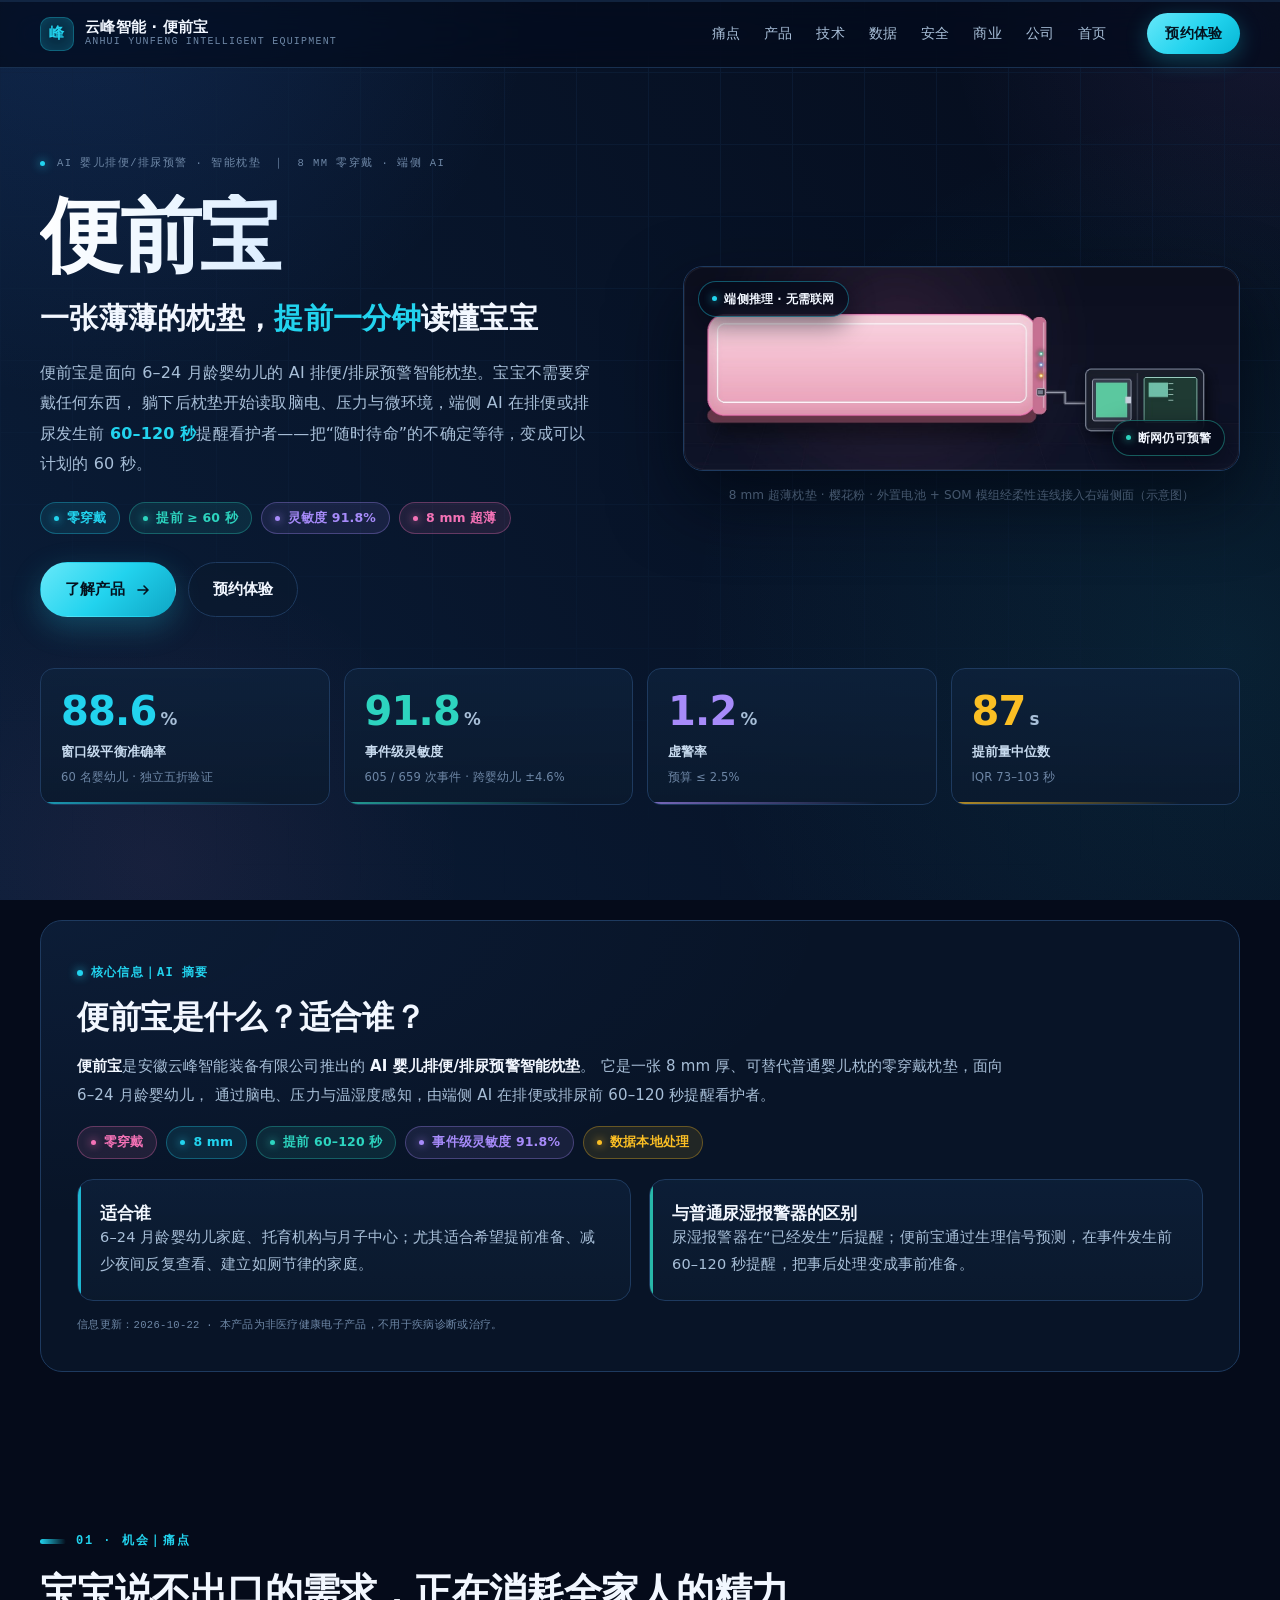
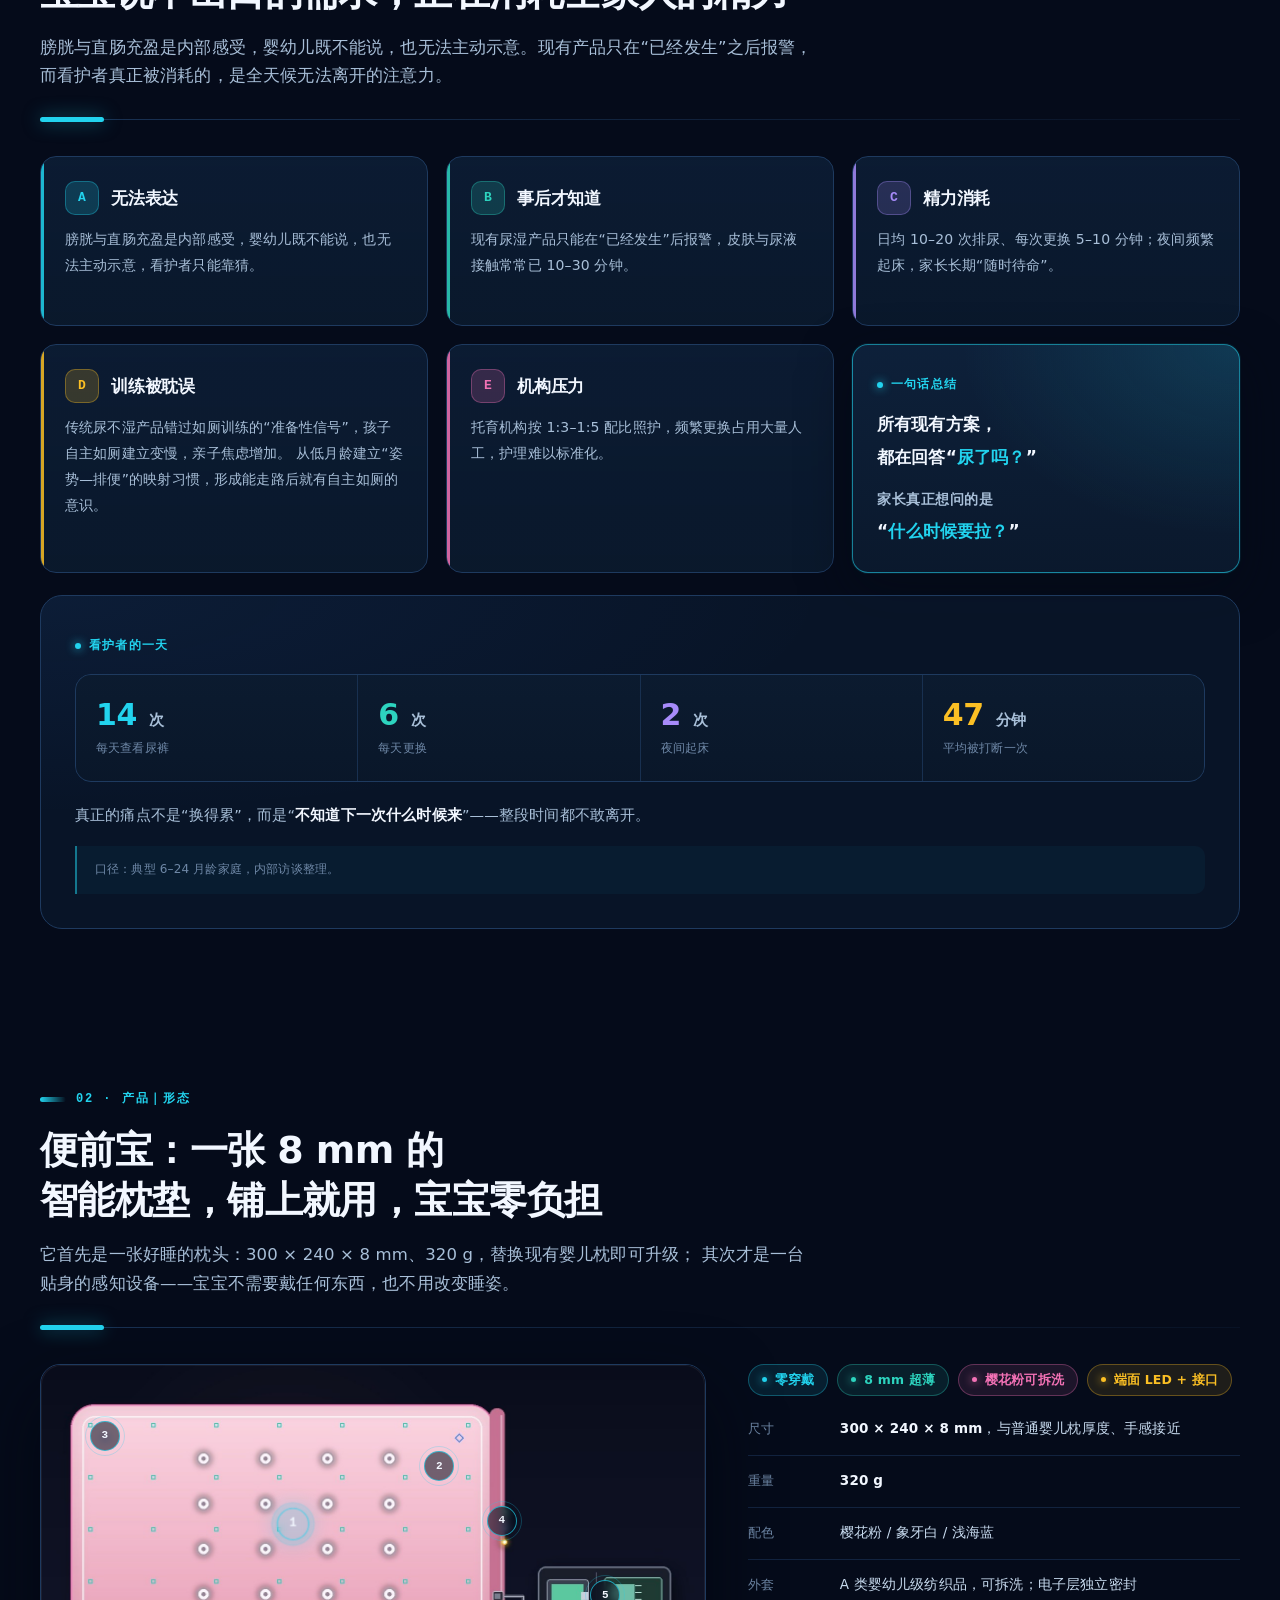
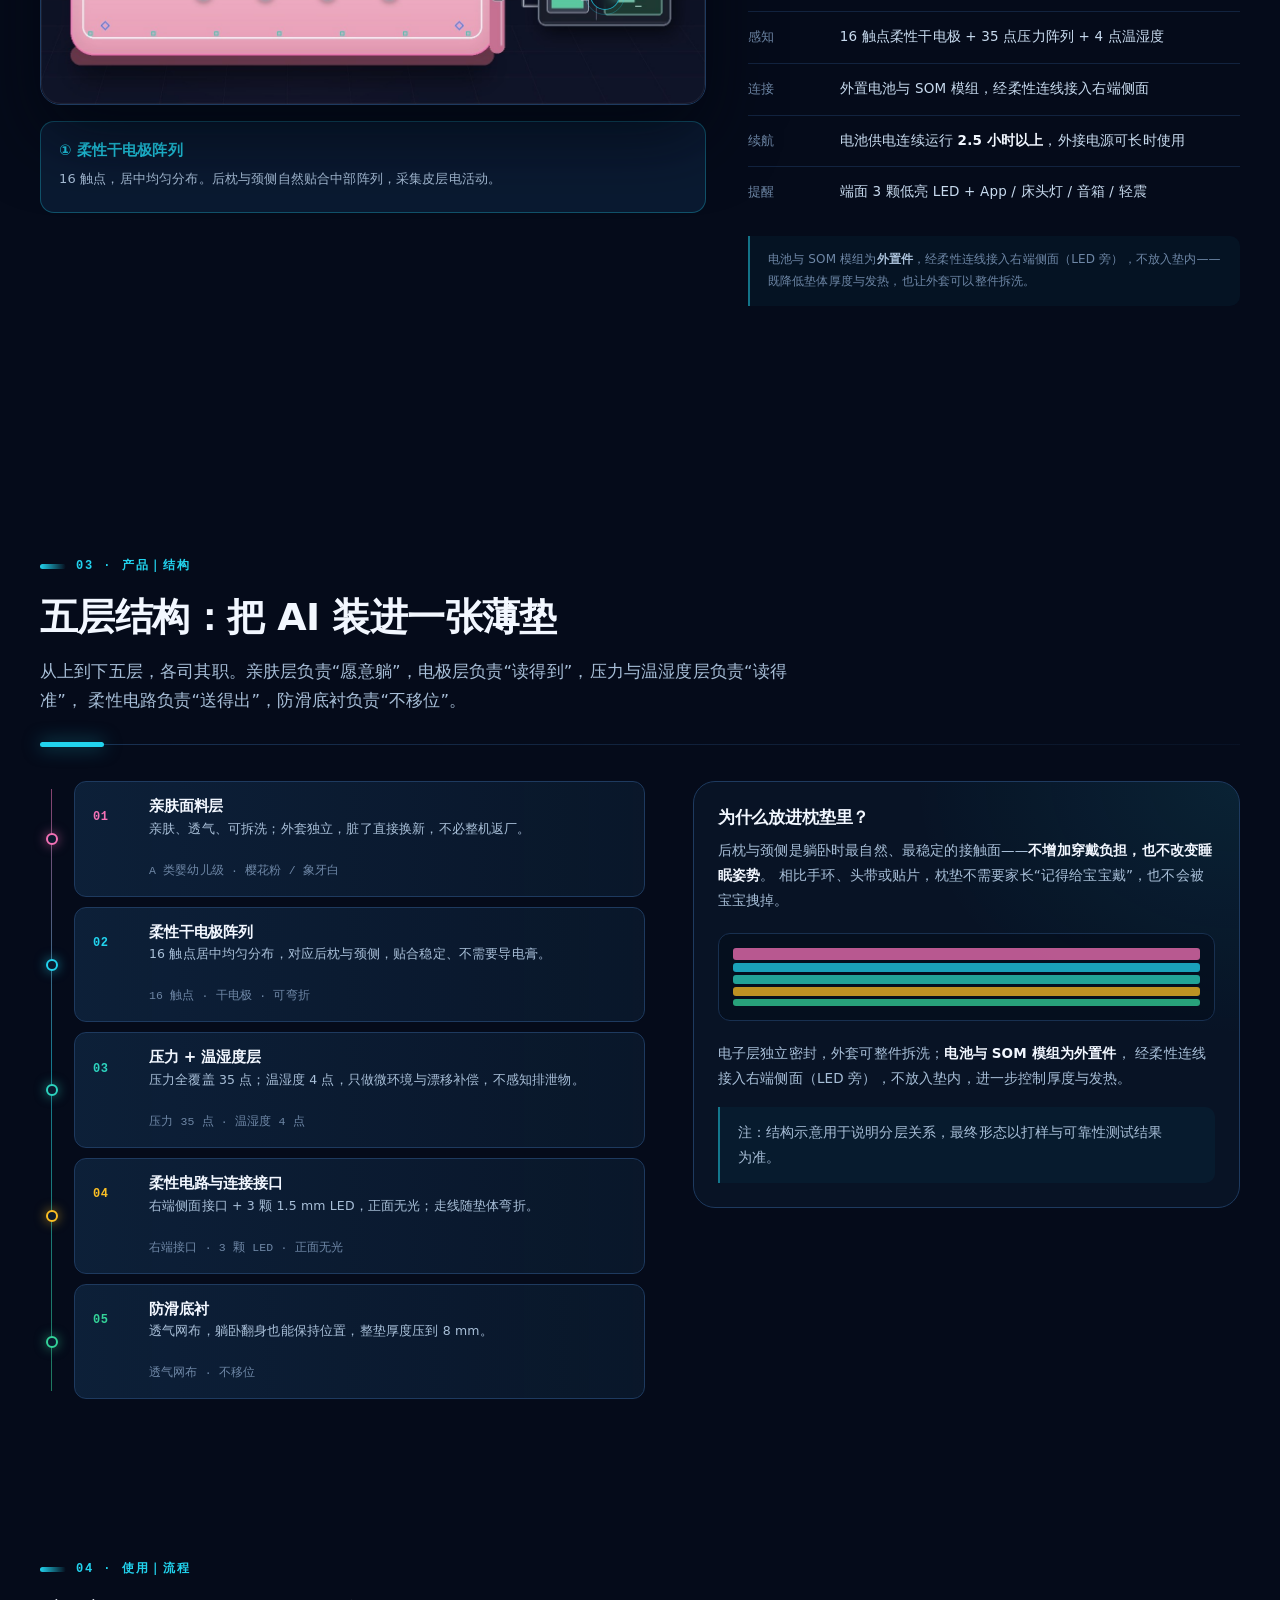
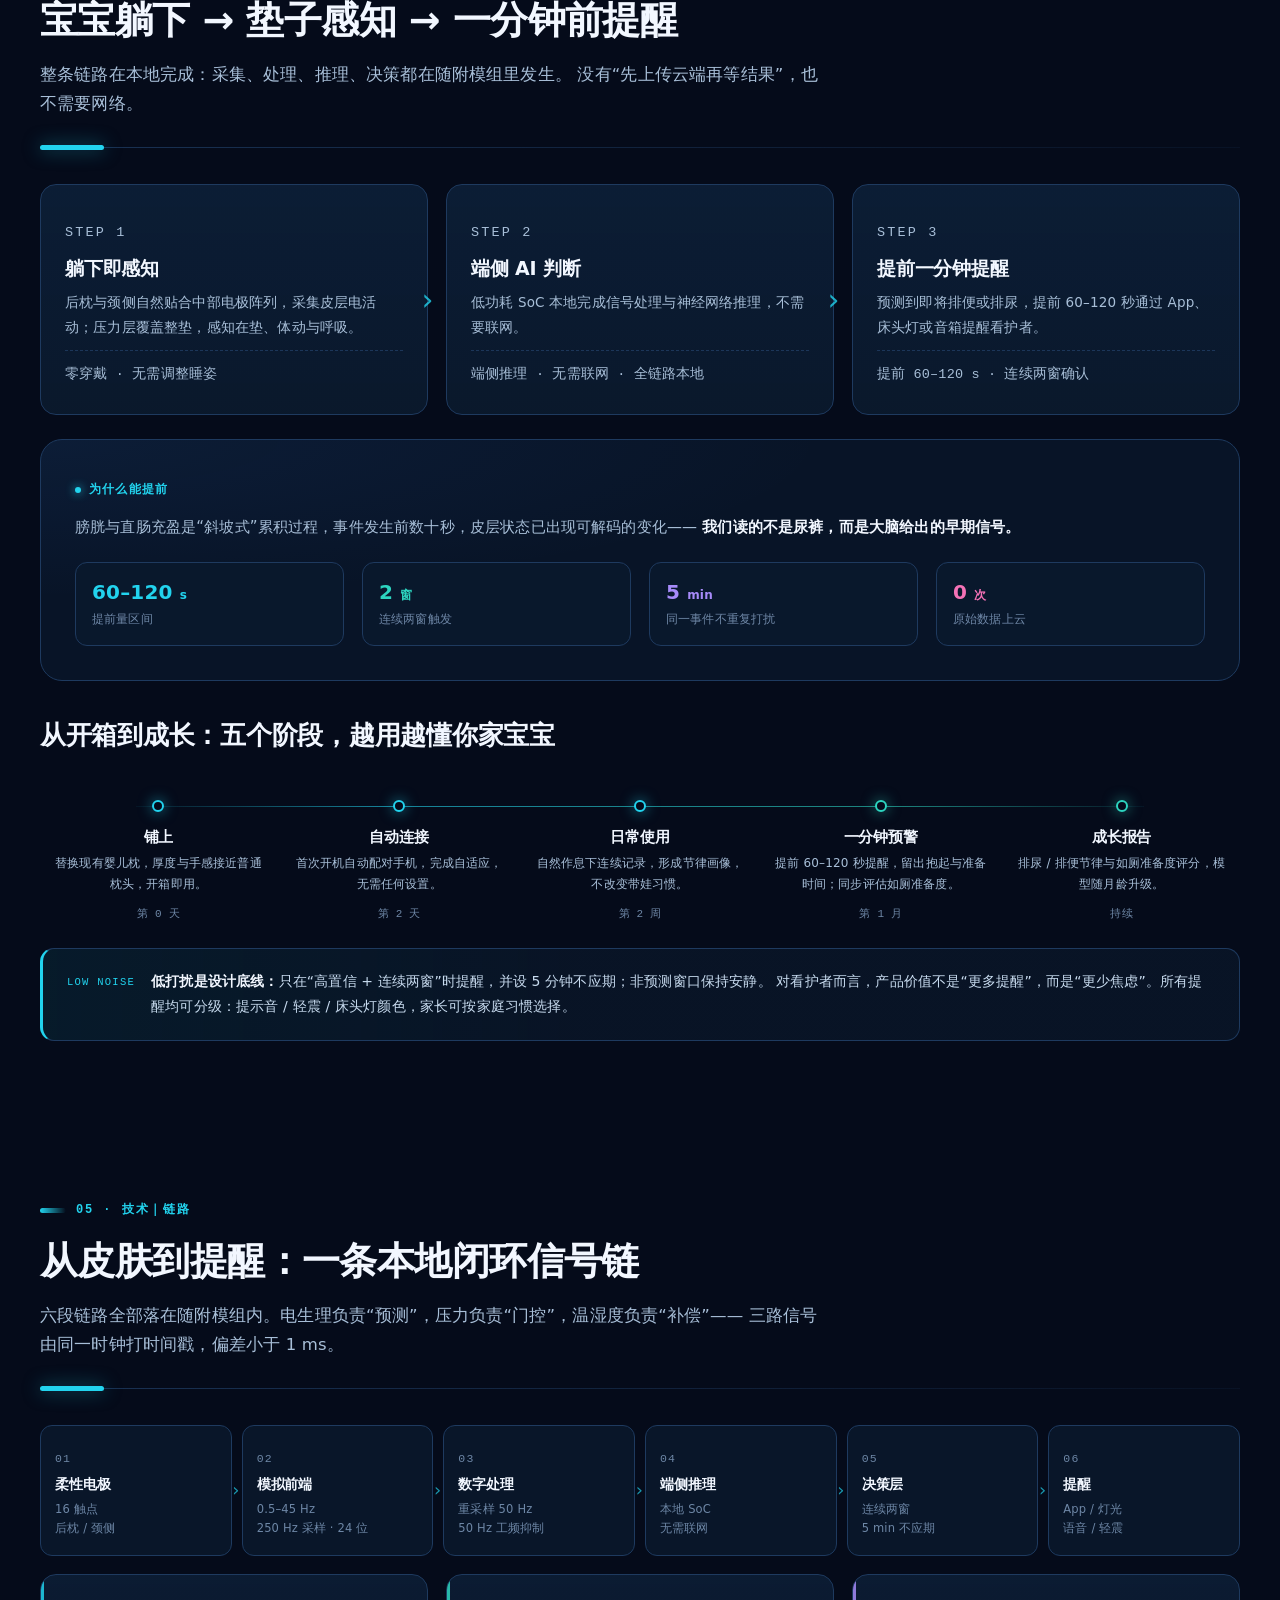
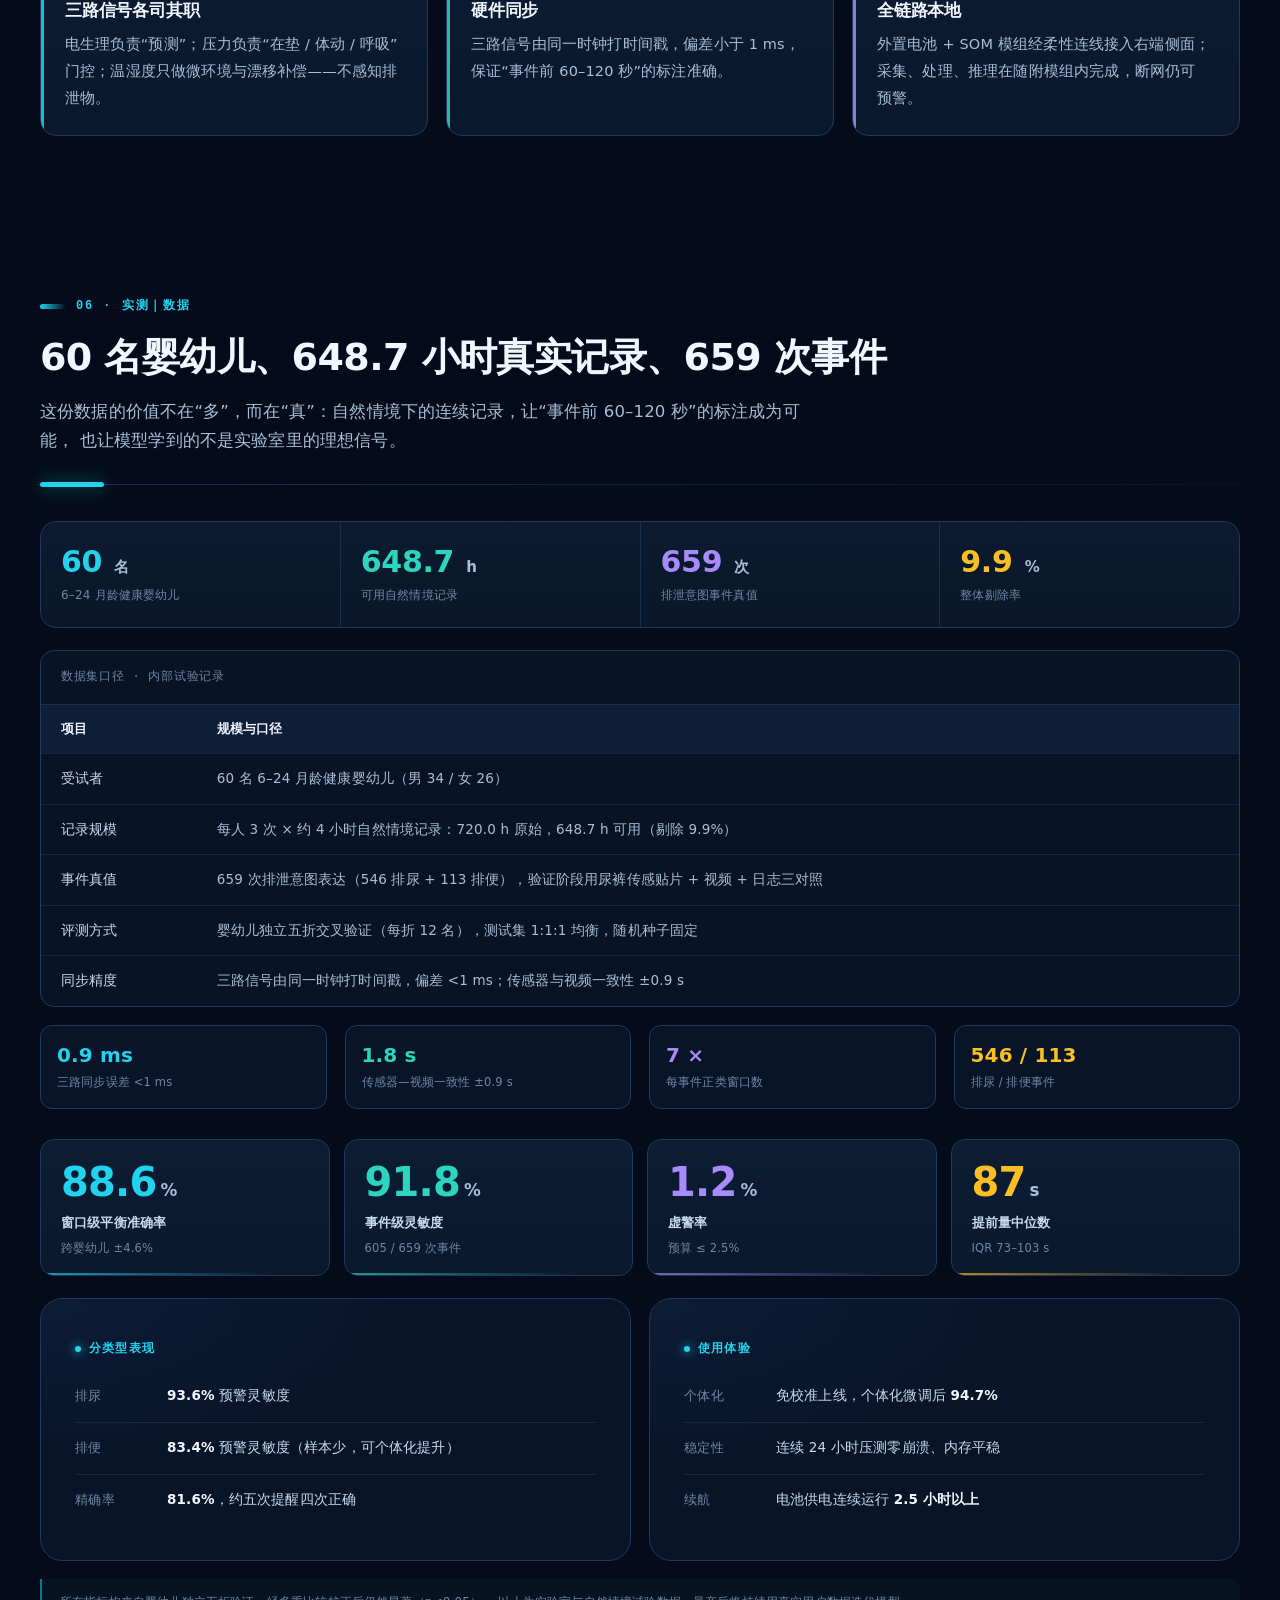
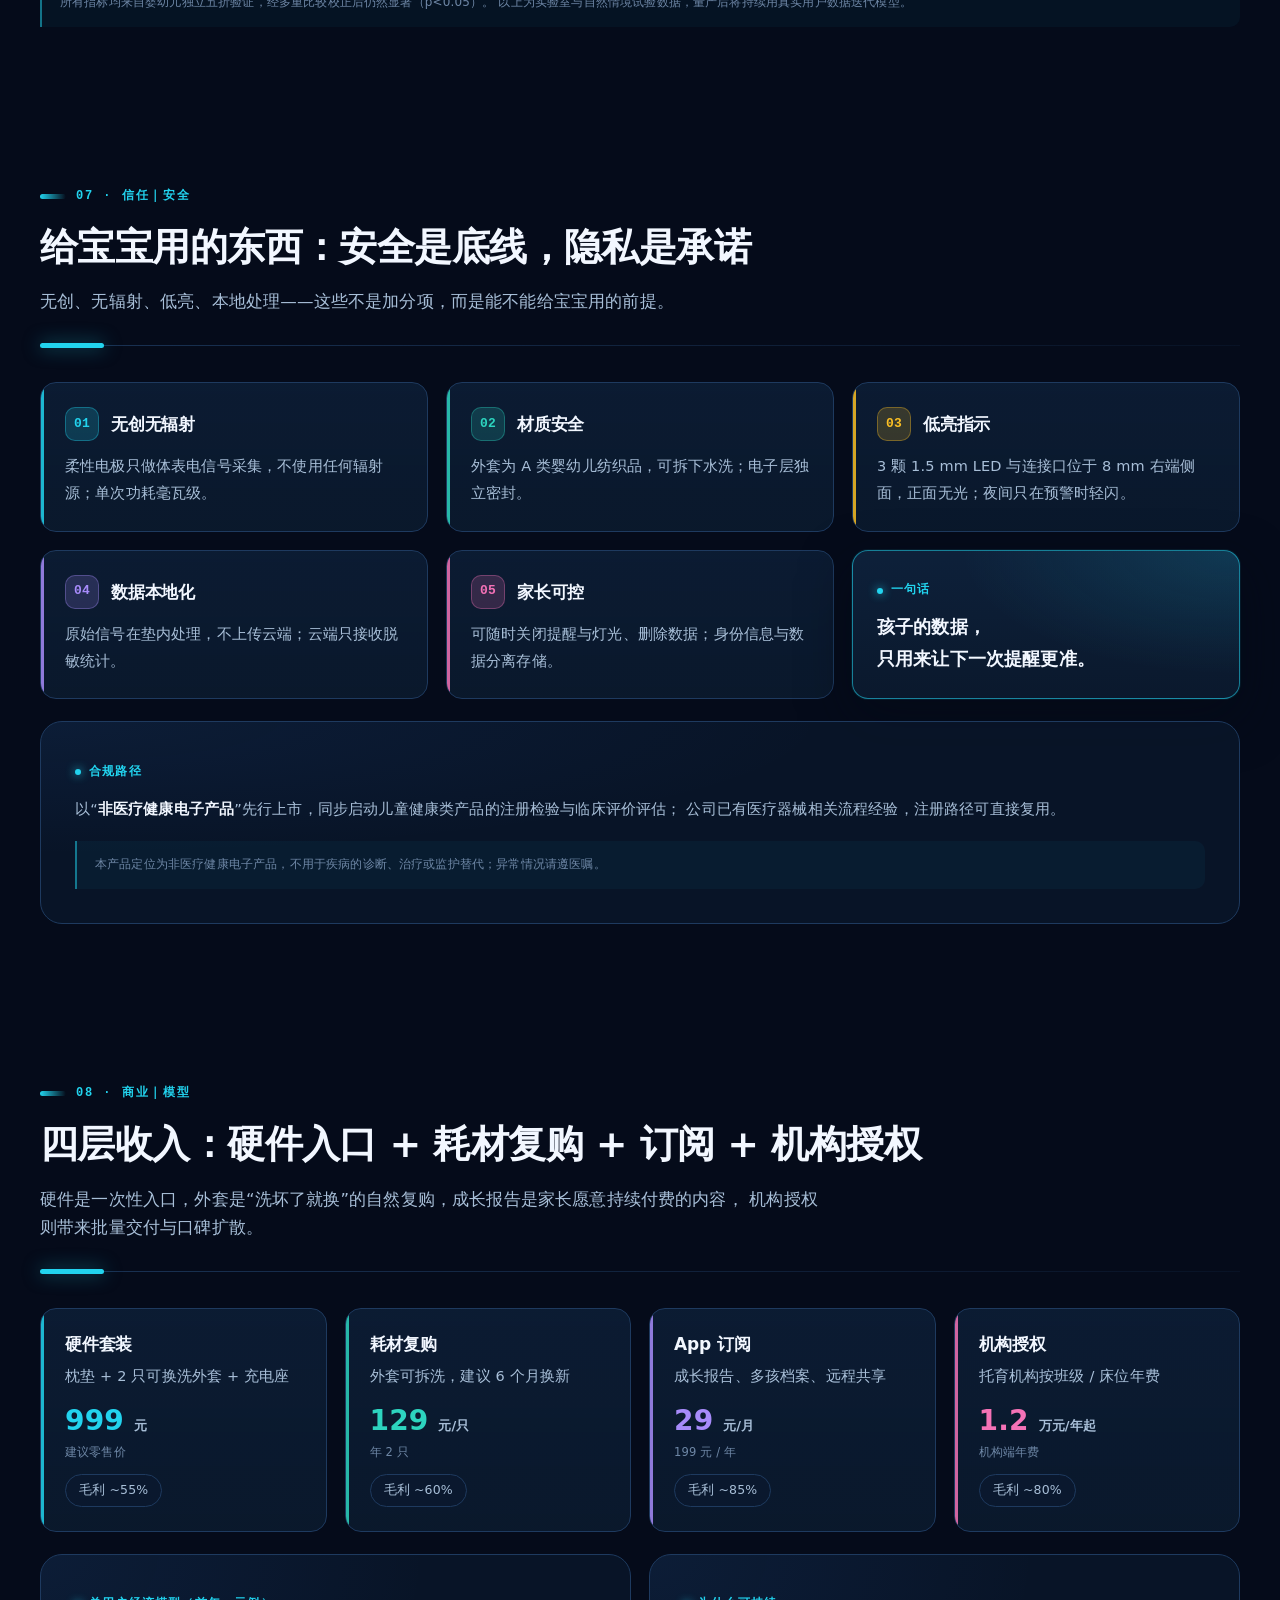
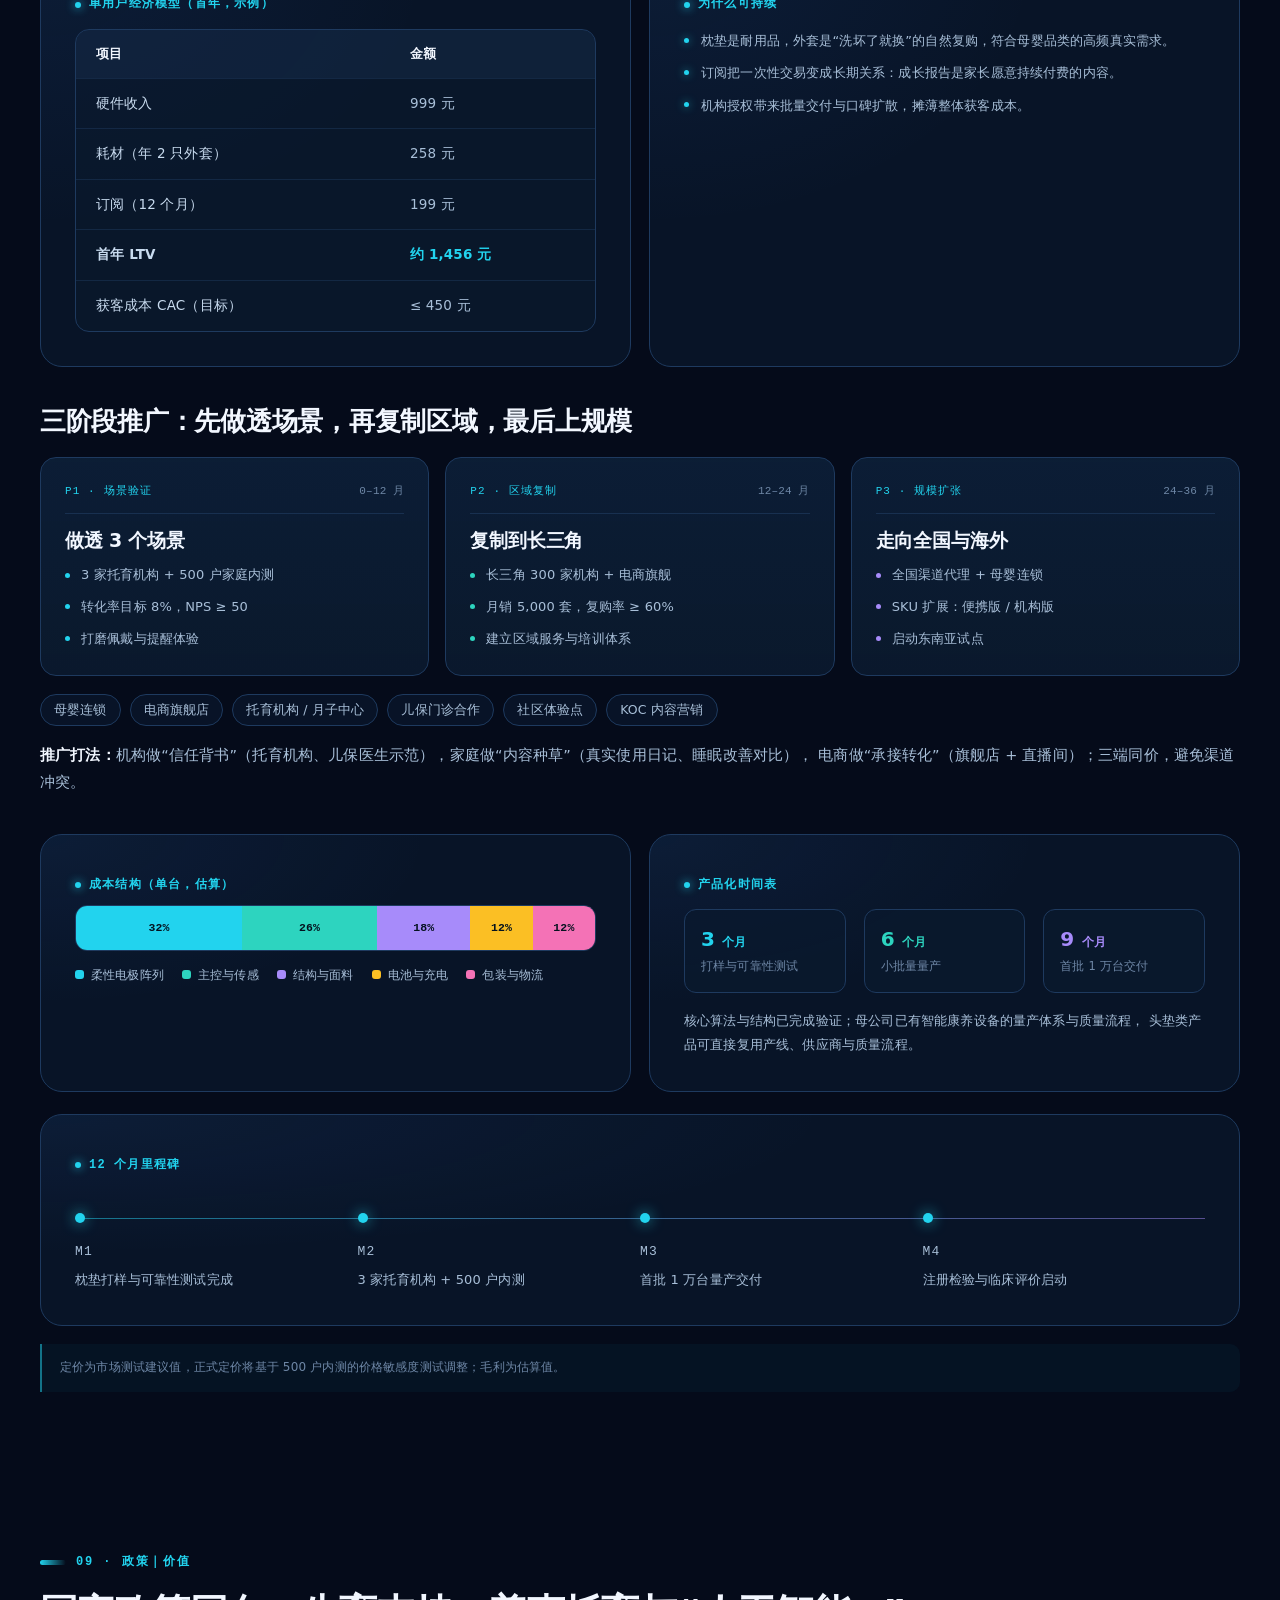
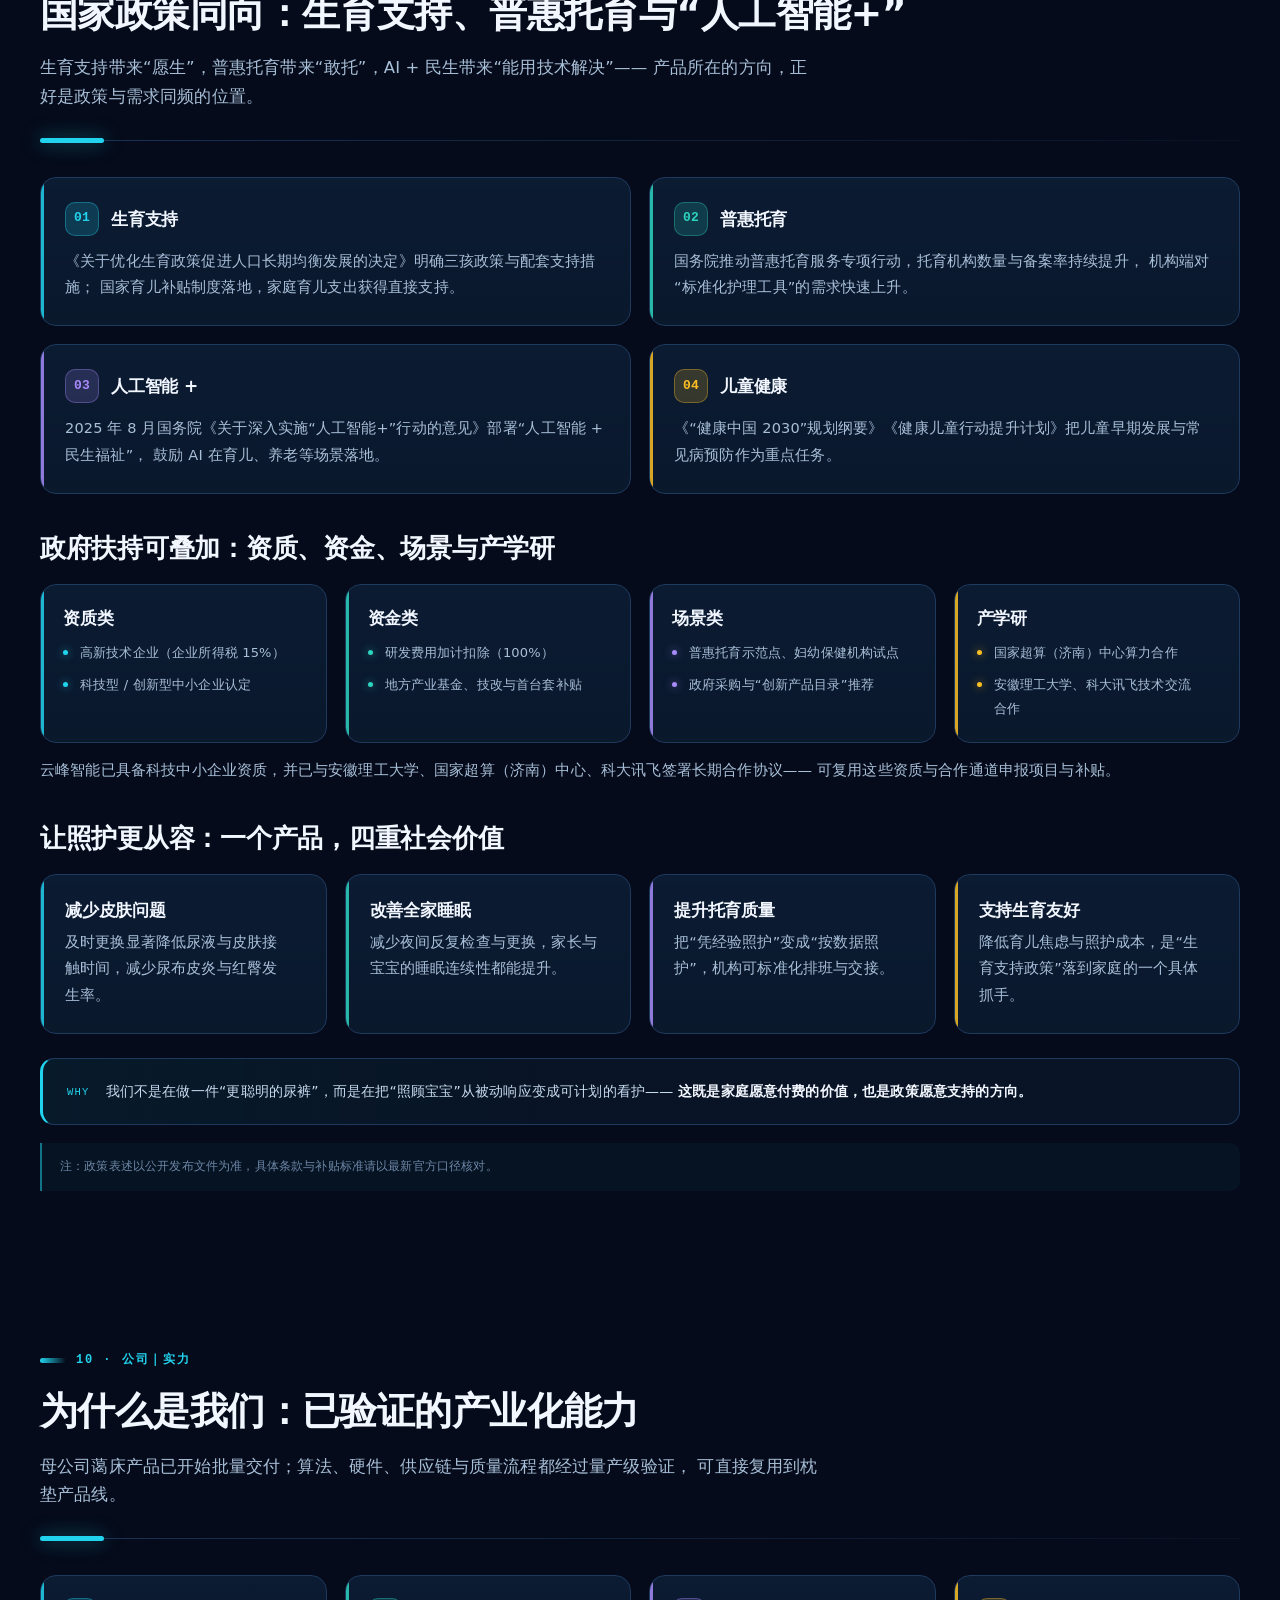
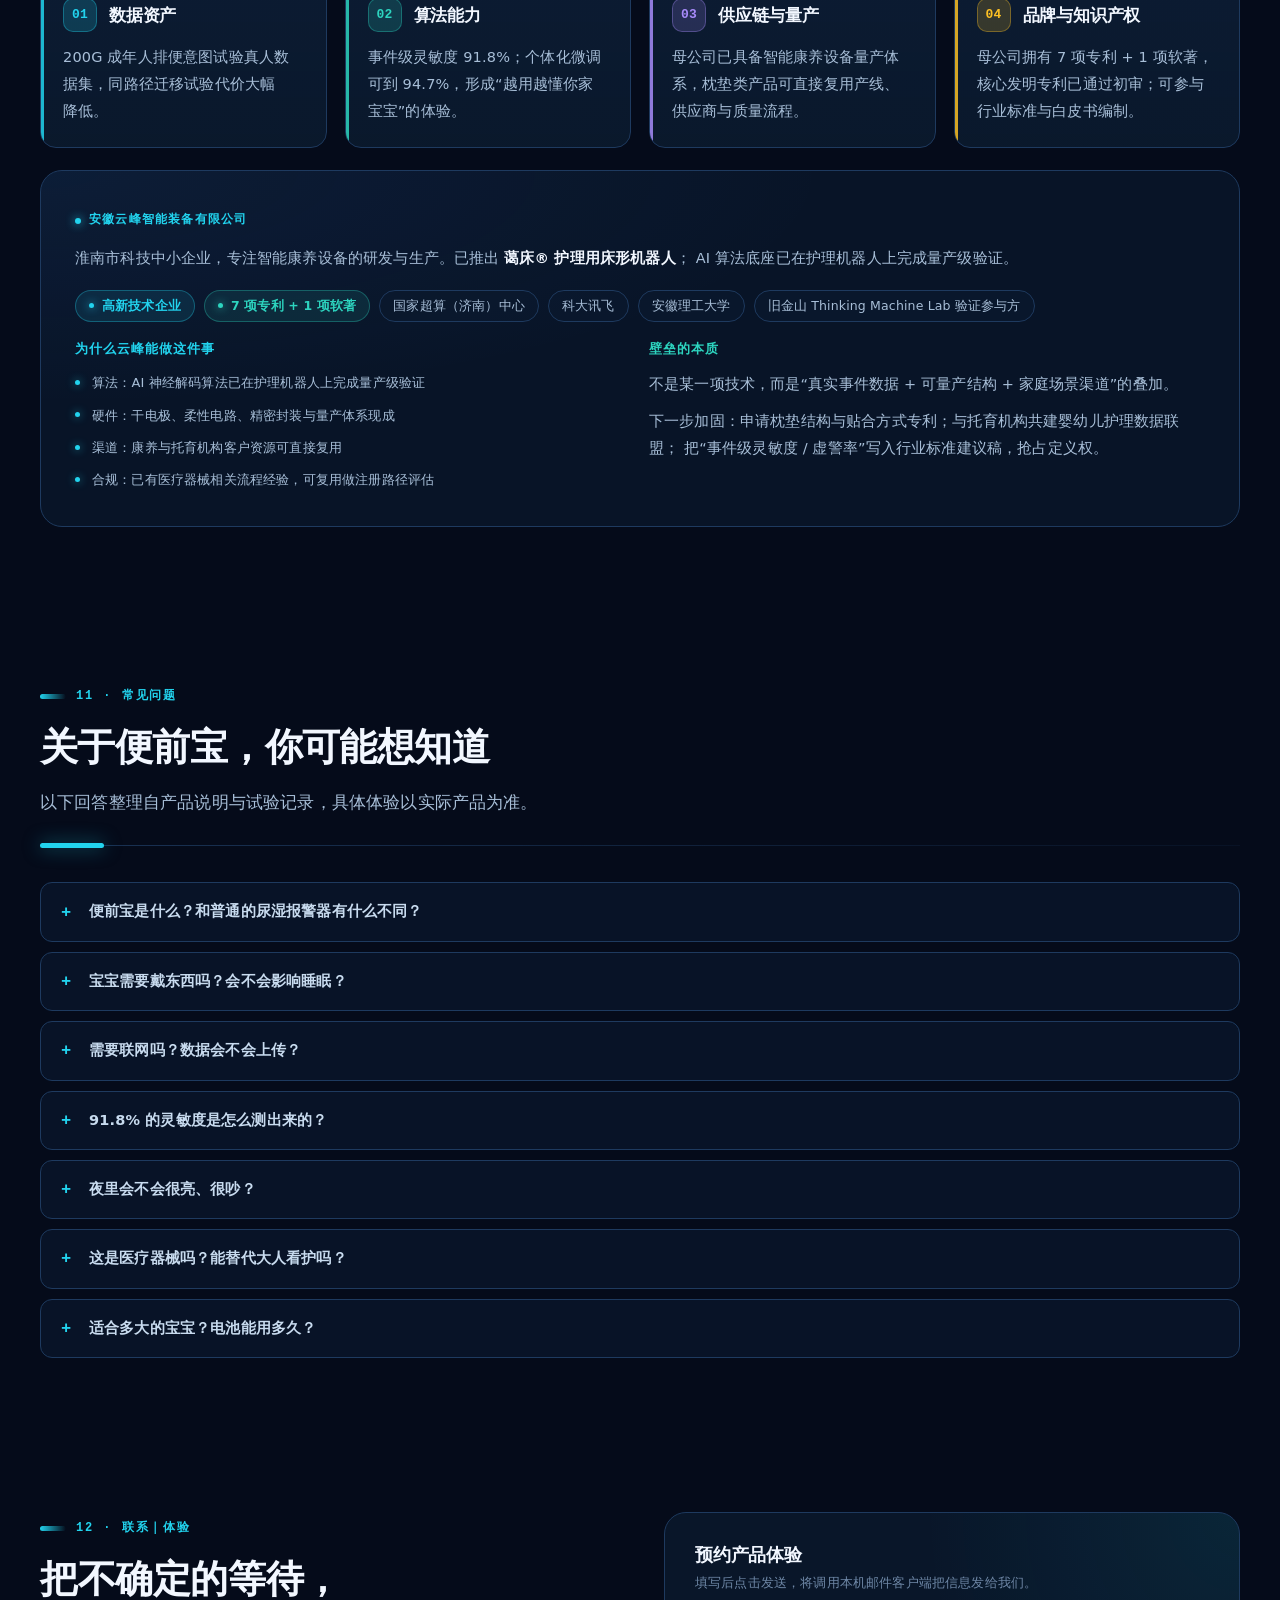
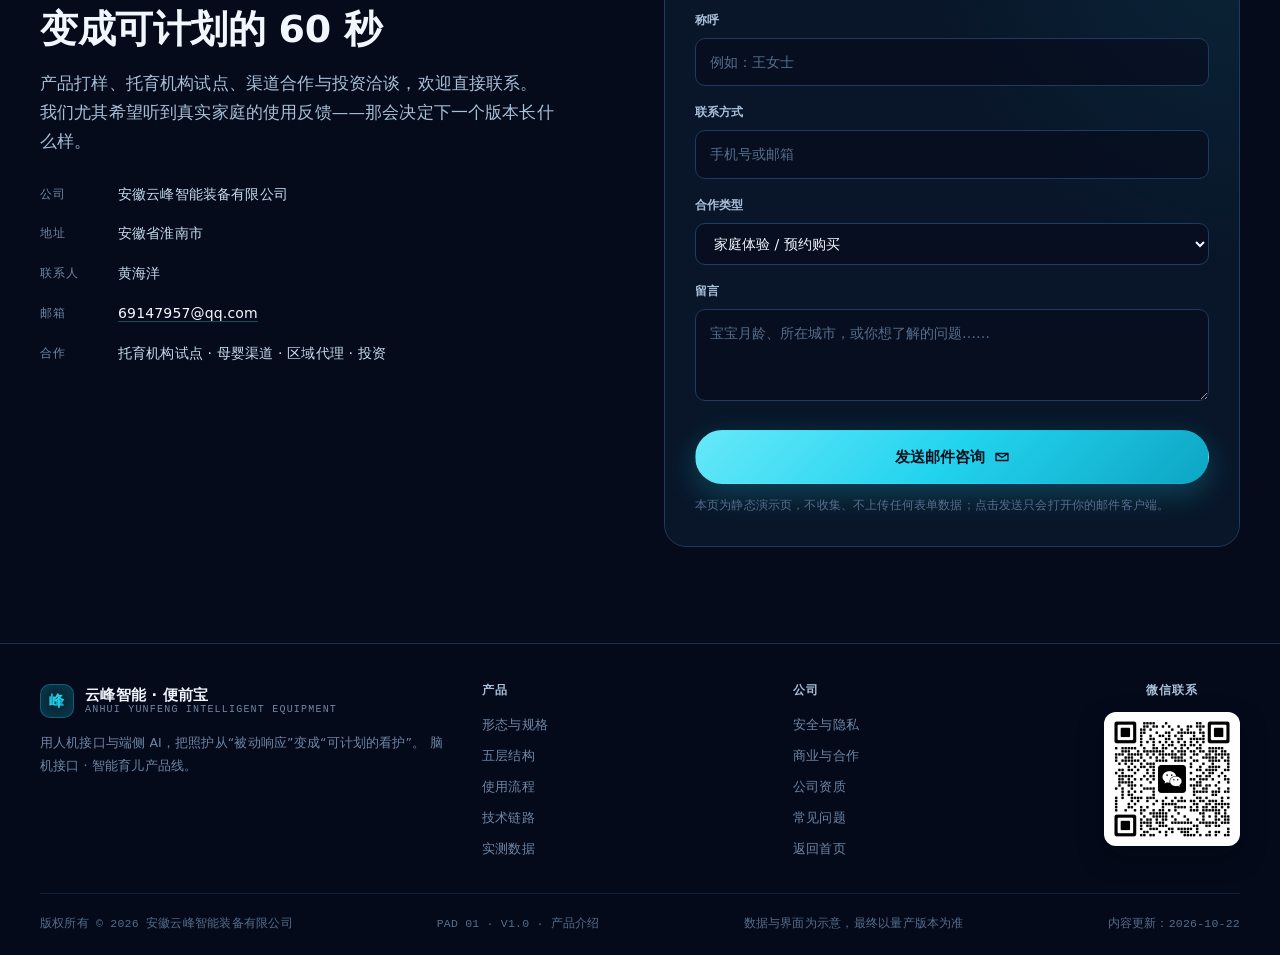
<file: about.html>
<!DOCTYPE html>
<html lang="zh-CN">
<head>
    <meta charset="UTF-8">
    <meta name="viewport" content="width=device-width, initial-scale=1.0">
    <title>便前宝 · AI 婴儿排便/排尿预警智能枕垫，提前 60–120 秒｜安徽云峰智能装备</title>
    <meta name="description" content="便前宝是安徽云峰智能装备有限公司推出的 AI 婴儿排便/排尿预警智能枕垫：8 mm 零穿戴，面向 6–24 月龄婴幼儿，通过脑电、压力与温湿度感知，在排便或排尿前 60–120 秒提醒看护者；事件级灵敏度 91.8%。">
    <meta name="theme-color" content="#050B1A">
    <meta name="robots" content="index,follow,max-snippet:-1,max-image-preview:large,max-video-preview:-1">
    <meta name="author" content="安徽云峰智能装备有限公司">
    <meta name="keywords" content="便前宝,婴儿排便预警,婴儿排尿预警,智能婴儿枕垫,宝宝如厕训练,大小便预警,零穿戴智能枕垫,非接触式监测,6-24月龄,婴幼儿护理,智能育儿,脑电感知,端侧AI,宝宝把尿,戒尿不湿,婴儿睡眠护理,安徽云峰智能装备,云峰智能,Toilet-Tip Pad">
    <meta property="og:type" content="website">
    <meta property="og:locale" content="zh_CN">
    <meta property="og:site_name" content="云峰智能">
    <meta property="og:title" content="便前宝 · AI 婴儿排便/排尿预警智能枕垫，提前 60–120 秒｜安徽云峰智能装备">
    <meta property="og:description" content="便前宝是安徽云峰智能装备有限公司推出的 AI 婴儿排便/排尿预警智能枕垫：8 mm 零穿戴，面向 6–24 月龄婴幼儿，通过脑电、压力与温湿度感知，在排便或排尿前 60–120 秒提醒看护者；事件级灵敏度 91.8%。">
    <meta property="og:image" content="assets/pad-top.jpg">
    <meta property="og:image:alt" content="便前宝 AI 婴儿排便/排尿预警智能枕垫俯视示意">
    <meta property="og:updated_time" content="2026-10-22T00:00:00+08:00">
    <meta name="twitter:card" content="summary_large_image">
    <meta name="twitter:title" content="便前宝 · AI 婴儿排便/排尿预警智能枕垫，提前 60–120 秒｜安徽云峰智能装备">
    <meta name="twitter:description" content="便前宝是安徽云峰智能装备有限公司推出的 AI 婴儿排便/排尿预警智能枕垫：8 mm 零穿戴，面向 6–24 月龄婴幼儿，通过脑电、压力与温湿度感知，在排便或排尿前 60–120 秒提醒看护者；事件级灵敏度 91.8%。">
    <meta name="twitter:image" content="assets/pad-top.jpg">

    <link rel="stylesheet" href="about.css?v=20261022c">
    <link rel="icon" href="data:image/svg+xml,%3Csvg xmlns='http://www.w3.org/2000/svg' viewBox='0 0 64 64'%3E%3Crect width='64' height='64' rx='16' fill='%230B1A2E'/%3E%3Crect x='11' y='23' width='38' height='18' rx='6' fill='%23F9C6DE' stroke='%23F472B6' stroke-width='2'/%3E%3Ccircle cx='48' cy='29' r='2.2' fill='%2322D3EE'/%3E%3Ccircle cx='48' cy='35' r='2.2' fill='%23FBBF24'/%3E%3C/svg%3E">
    <script>
        document.documentElement.classList.add("js");
        window.__aboutReady = false;
        window.setTimeout(function () {
            if (!window.__aboutReady) document.documentElement.classList.remove("js");
        }, 2500);
    </script>
    <script type="application/ld+json">
{
  "@context": "https://schema.org",
  "@graph": [
    {
      "@type": "Organization",
      "@id": "#organization",
      "name": "安徽云峰智能装备有限公司",
      "alternateName": [
        "云峰智能",
        "Anhui Yunfeng Intelligent Equipment Co., Ltd."
      ],
      "description": "专注智能康养设备研发与生产的高新技术企业，产品包括蔼床® AI 护理床、便前宝智能枕垫与无人艇母港总后台控制系统。",
      "slogan": "把复杂交给机器，把从容留给人",
      "address": {
        "@type": "PostalAddress",
        "addressRegion": "安徽省",
        "addressLocality": "淮南市",
        "addressCountry": "CN"
      },
      "areaServed": {
        "@type": "Country",
        "name": "中国"
      },
      "knowsAbout": [
        "AI护理床",
        "护理用床形机器人",
        "智能护理床",
        "养老护理机器人",
        "智能康养设备",
        "失能老人护理",
        "婴儿排便预警",
        "智能婴儿枕垫",
        "宝宝如厕训练",
        "无人艇控制系统",
        "USV岸基控制",
        "无人艇编队控制",
        "脑机接口",
        "端侧AI",
        "具身智能"
      ],
      "contactPoint": {
        "@type": "ContactPoint",
        "contactType": "sales",
        "email": "69147957@qq.com",
        "availableLanguage": [
          "zh-CN"
        ]
      },
      "brand": [
        {
          "@type": "Brand",
          "name": "蔼床"
        },
        {
          "@type": "Brand",
          "name": "便前宝"
        }
      ]
    },
    {
      "@type": "WebSite",
      "@id": "#website",
      "name": "云峰智能",
      "alternateName": "安徽云峰智能装备有限公司官网",
      "inLanguage": "zh-CN",
      "description": "云峰智能官网：蔼床 AI 护理床、便前宝婴儿排便/排尿预警智能枕垫、长航程无人艇母港总后台控制系统。",
      "publisher": {
        "@id": "#organization"
      },
      "about": {
        "@id": "#organization"
      }
    },
    {
      "@type": "WebPage",
      "@id": "#webpage",
      "name": "便前宝 · AI 婴儿排便/排尿预警智能枕垫，提前 60–120 秒｜安徽云峰智能装备",
      "description": "便前宝是安徽云峰智能装备有限公司推出的 AI 婴儿排便/排尿预警智能枕垫：8 mm 零穿戴，面向 6–24 月龄婴幼儿，通过脑电、压力与温湿度感知，在排便或排尿前 60–120 秒提醒看护者；事件级灵敏度 91.8%。",
      "inLanguage": "zh-CN",
      "isPartOf": {
        "@id": "#website"
      },
      "about": {
        "@id": "#product-pad"
      },
      "mainEntity": {
        "@id": "#product-pad"
      },
      "dateModified": "2026-10-22",
      "publisher": {
        "@id": "#organization"
      }
    },
    {
      "@type": "Product",
      "@id": "#product-pad",
      "name": "便前宝智能枕垫",
      "alternateName": [
        "便前宝",
        "AI婴儿排便/排尿预警智能枕垫",
        "Toilet-Tip Pad"
      ],
      "url": "about.html",
      "category": "智能育儿设备 / 婴儿排便/排尿预警 / 智能婴儿枕垫",
      "description": "面向 6–24 月龄婴幼儿的 8 mm 零穿戴智能枕垫，通过脑电、压力与温湿度感知，在排便或排尿前 60–120 秒提醒看护者；事件级灵敏度 91.8%。",
      "image": "assets/pad-top.jpg",
      "brand": {
        "@type": "Brand",
        "name": "便前宝"
      },
      "manufacturer": {
        "@id": "#organization"
      },
      "audience": {
        "@type": "PeopleAudience",
        "audienceType": "6–24 月龄婴幼儿家庭、托育机构、月子中心"
      },
      "additionalProperty": [
        {
          "@type": "PropertyValue",
          "name": "厚度",
          "value": "8 mm"
        },
        {
          "@type": "PropertyValue",
          "name": "重量",
          "value": "320 g"
        },
        {
          "@type": "PropertyValue",
          "name": "适用月龄",
          "value": "6–24 月龄"
        },
        {
          "@type": "PropertyValue",
          "name": "提前提醒",
          "value": "60–120 秒"
        },
        {
          "@type": "PropertyValue",
          "name": "事件级灵敏度",
          "value": "91.8%"
        },
        {
          "@type": "PropertyValue",
          "name": "提前量中位数",
          "value": "87 秒"
        }
      ]
    },
    {
      "@type": "FAQPage",
      "@id": "#faq",
      "name": "关于便前宝，你可能想知道",
      "mainEntity": [
        {
          "@type": "Question",
          "name": "便前宝是什么？和普通的尿湿报警器有什么不同？",
          "acceptedAnswer": {
            "@type": "Answer",
            "text": "便前宝是一张 8 mm 厚的智能枕垫：宝宝躺下后，它同时读取脑电、压力与温湿度，由端侧 AI 判断是否即将排便或排尿，并在事件发生前 60–120 秒提醒看护者。普通尿湿报警器是在“已经尿了”之后才响；便前宝回答的是“什么时候要拉”。"
          }
        },
        {
          "@type": "Question",
          "name": "宝宝需要戴东西吗？会不会影响睡眠？",
          "acceptedAnswer": {
            "@type": "Answer",
            "text": "不需要。零穿戴、无贴片、无需导电膏，也不改变宝宝的睡眠姿势。后枕与颈侧自然贴合中部电极阵列，压力层覆盖整张垫子；厚度 8 mm、重量 320 g，手感接近普通婴儿枕。"
          }
        },
        {
          "@type": "Question",
          "name": "需要联网吗？数据会不会上传？",
          "acceptedAnswer": {
            "@type": "Answer",
            "text": "不需要联网。采集、处理、推理都在随附的 SOM 模组内完成，断网仍可预警。原始信号不上传云端，云端只接收脱敏统计；身份信息与数据分离存储，家长可随时关闭提醒或删除数据。"
          }
        },
        {
          "@type": "Question",
          "name": "91.8% 的灵敏度是怎么测出来的？",
          "acceptedAnswer": {
            "@type": "Answer",
            "text": "来自 60 名 6–24 月龄婴幼儿、648.7 小时自然情境记录与 659 次事件真值；采用婴幼儿独立五折交叉验证。事件真值用尿裤传感贴片、视频与日志三路对照，三路信号同一时钟打时间戳，偏差小于 1 ms；所有指标经多重比较校正后仍然显著（p 值小于 0.05）。"
          }
        },
        {
          "@type": "Question",
          "name": "夜里会不会很亮、很吵？",
          "acceptedAnswer": {
            "@type": "Answer",
            "text": "不会。3 颗 1.5 mm LED 位于 8 mm 右端侧面，正面无光，夜间只在预警时轻闪；提醒可分级为提示音、轻震或床头灯颜色。系统只在“高置信 + 连续两窗”时提醒，并设 5 分钟不应期。"
          }
        },
        {
          "@type": "Question",
          "name": "这是医疗器械吗？能替代大人看护吗？",
          "acceptedAnswer": {
            "@type": "Answer",
            "text": "不是。便前宝定位为非医疗健康电子产品，不用于疾病的诊断、治疗或监护替代，也不能替代成人看护。公司同步启动儿童健康类产品的注册检验与临床评价评估；如宝宝出现异常，请及时就医。"
          }
        },
        {
          "@type": "Question",
          "name": "适合多大的宝宝？电池能用多久？",
          "acceptedAnswer": {
            "@type": "Answer",
            "text": "试验覆盖 6–24 月龄健康婴幼儿；产品按自然作息连续记录。电池供电可连续运行 2.5 小时以上，外接电源可长时使用；续航数据来自验证样机。"
          }
        }
      ]
    }
  ]
}
    </script>
</head>
<body>
    <a class="skip-link" href="#main">跳到主要内容</a>

    <div class="progress" aria-hidden="true"><div class="progress__bar" id="progressBar"></div></div>

    <header class="nav" id="siteNav">
        <div class="wrap nav__inner">
            <a class="brand" href="index.html" aria-label="安徽云峰智能装备有限公司 · 返回首页">
                <span class="brand__mark" aria-hidden="true">峰</span>
                <span class="brand__text">
                    <span class="brand__name">云峰智能 · 便前宝</span>
                    <span class="brand__sub">Anhui Yunfeng Intelligent Equipment</span>
                </span>
            </a>

            <button class="nav__toggle" id="navToggle" aria-label="展开导航菜单" aria-expanded="false" aria-controls="navLinks">
                <span aria-hidden="true"></span>
            </button>

            <ul class="nav__links" id="navLinks">
                <li><a href="#pain">痛点</a></li>
                <li><a href="#design">产品</a></li>
                <li><a href="#tech">技术</a></li>
                <li><a href="#data">数据</a></li>
                <li><a href="#safety">安全</a></li>
                <li><a href="#business">商业</a></li>
                <li><a href="#company">公司</a></li>
                <li><a href="index.html">首页</a></li>
            </ul>

            <a class="nav__cta" href="#contact">预约体验</a>
        </div>
    </header>

    <main id="main">
        <!-- ================= 首屏 ================= -->
        <section class="hero" id="overview">
            <div class="wrap hero__grid">
                <div class="hero__copy">
                    <p class="hero__meta">
                        <span class="dot" aria-hidden="true"></span>
                        AI 婴儿排便/排尿预警 · 智能枕垫
                        <span class="sep" aria-hidden="true">｜</span>
                        8 mm 零穿戴 · 端侧 AI
                    </p>

                    <h1>便前宝</h1>
                    <p class="hero__title-sub">一张薄薄的枕垫，<span>提前一分钟</span>读懂宝宝</p>

                    <p class="hero__lead">
                        便前宝是面向 6–24 月龄婴幼儿的 AI 排便/排尿预警智能枕垫。宝宝不需要穿戴任何东西，
                        躺下后枕垫开始读取脑电、压力与微环境，端侧 AI 在排便或排尿发生前
                        <strong>60–120 秒</strong>提醒看护者——把“随时待命”的不确定等待，变成可以计划的 60 秒。
                    </p>

                    <div class="chips hero__chips">
                        <span class="chip" style="--accent: var(--cyan)">零穿戴</span>
                        <span class="chip" style="--accent: var(--teal)">提前 ≥ 60 秒</span>
                        <span class="chip" style="--accent: var(--violet)">灵敏度 91.8%</span>
                        <span class="chip" style="--accent: var(--pink)">8 mm 超薄</span>
                    </div>

                    <div class="hero__actions">
                        <a class="btn btn--primary" href="#design">
                            了解产品
                            <svg viewBox="0 0 16 16" fill="none" aria-hidden="true"><path d="M3 8h9M9 4l4 4-4 4" stroke="currentColor" stroke-width="1.6" stroke-linecap="round" stroke-linejoin="round"/></svg>
                        </a>
                        <a class="btn btn--ghost" href="#contact">预约体验</a>
                    </div>
                </div>

                <div class="hero__visual">
                    <div class="shot">
                        <img src="assets/pad-hero.jpg" width="1420" height="520"
                             alt="便前宝 AI 婴儿排便/排尿预警智能枕垫产品示意：樱花粉色 8 mm 枕垫，右端侧面设有 LED 指示灯与接口，外置电池与 SOM 模组经柔性连线接入">
                        <span class="float-chip float-chip--a">端侧推理 · 无需联网</span>
                        <span class="float-chip float-chip--b">断网仍可预警</span>
                    </div>
                    <p class="shot__cap">8 mm 超薄枕垫 · 樱花粉 · 外置电池 + SOM 模组经柔性连线接入右端侧面（示意图）</p>
                </div>
            </div>

            <div class="wrap">
                <div class="kpis">
                    <div class="kpi" style="--accent: var(--cyan)">
                        <div class="kpi__value"><span data-count="88.6" data-decimals="1">88.6</span><small>%</small></div>
                        <div class="kpi__label">窗口级平衡准确率</div>
                        <div class="kpi__note">60 名婴幼儿 · 独立五折验证</div>
                    </div>
                    <div class="kpi" style="--accent: var(--teal)">
                        <div class="kpi__value"><span data-count="91.8" data-decimals="1">91.8</span><small>%</small></div>
                        <div class="kpi__label">事件级灵敏度</div>
                        <div class="kpi__note">605 / 659 次事件 · 跨婴幼儿 ±4.6%</div>
                    </div>
                    <div class="kpi" style="--accent: var(--violet)">
                        <div class="kpi__value"><span data-count="1.2" data-decimals="1">1.2</span><small>%</small></div>
                        <div class="kpi__label">虚警率</div>
                        <div class="kpi__note">预算 ≤ 2.5%</div>
                    </div>
                    <div class="kpi" style="--accent: var(--amber)">
                        <div class="kpi__value"><span data-count="87" data-decimals="0">87</span><small>s</small></div>
                        <div class="kpi__label">提前量中位数</div>
                        <div class="kpi__note">IQR 73–103 秒</div>
                    </div>
                </div>
            </div>
        </section>

        <!-- ================= 核心信息｜AI 摘要 ================= -->
        <section class="section section--tight" id="summary" aria-labelledby="summary-title">
            <div class="wrap">
                <div class="panel ai-summary" data-reveal>
                    <div class="panel__label">核心信息｜AI 摘要</div>
                    <h2 id="summary-title">便前宝是什么？适合谁？</h2>
                    <p class="ai-summary__lead">
                        <strong>便前宝</strong>是安徽云峰智能装备有限公司推出的 <strong class="nowrap">AI 婴儿排便/排尿预警智能枕垫</strong>。
                        它是一张 8 mm 厚、可替代普通婴儿枕的零穿戴枕垫，面向 <span class="nowrap">6–24 月龄婴幼儿，</span>
                        通过脑电、压力与温湿度感知，由端侧 AI 在排便或排尿前 60–120 秒提醒看护者。
                    </p>
                    <div class="chips" style="margin-top: 16px">
                        <span class="chip" style="--accent: var(--pink)">零穿戴</span>
                        <span class="chip" style="--accent: var(--cyan)">8 mm</span>
                        <span class="chip" style="--accent: var(--teal)">提前 60–120 秒</span>
                        <span class="chip" style="--accent: var(--violet)">事件级灵敏度 91.8%</span>
                        <span class="chip" style="--accent: var(--amber)">数据本地处理</span>
                    </div>

                    <div class="grid grid--2" style="margin-top: 20px">
                        <article class="card card--flat" style="--accent: var(--cyan)">
                            <h3 class="card__title">适合谁</h3>
                            <p class="card__text">6–24 月龄婴幼儿家庭、托育机构与月子中心；尤其适合希望提前准备、减少夜间反复查看、建立如厕节律的家庭。</p>
                        </article>
                        <article class="card card--flat" style="--accent: var(--teal)">
                            <h3 class="card__title">与普通尿湿报警器的区别</h3>
                            <p class="card__text">尿湿报警器在“已经发生”后提醒；便前宝通过生理信号预测，在事件发生前 60–120 秒提醒，把事后处理变成事前准备。</p>
                        </article>
                    </div>

                    <p class="ai-summary__meta">信息更新：<time datetime="2026-10-22">2026-10-22</time> · 本产品为非医疗健康电子产品，不用于疾病诊断或治疗。</p>
                </div>
            </div>
        </section>

        <!-- ================= 01 机会｜痛点 ================= -->
        <section class="section" id="pain">
            <div class="wrap">
                <div class="sec-head" data-reveal>
                    <p class="eyebrow">01 · 机会｜痛点</p>
                    <h2>宝宝说不出口的需求，正在消耗全家人的精力</h2>
                    <p class="sec-sub">
                        膀胱与直肠充盈是内部感受，婴幼儿既不能说，也无法主动示意。现有产品只在“已经发生”之后报警，
                        而看护者真正被消耗的，是全天候无法离开的注意力。
                    </p>
                </div>
                <div class="rule" aria-hidden="true"></div>

                <div class="grid grid--3">
                    <article class="card pain-card" style="--accent: var(--cyan)" data-reveal>
                        <div class="card__head">
                            <span class="card__icon" aria-hidden="true">A</span>
                            <h3 class="card__title">无法表达</h3>
                        </div>
                        <p class="card__text">膀胱与直肠充盈是内部感受，婴幼儿既不能说，也无法主动示意，看护者只能靠猜。</p>
                    </article>

                    <article class="card pain-card" style="--accent: var(--teal)" data-reveal>
                        <div class="card__head">
                            <span class="card__icon" aria-hidden="true">B</span>
                            <h3 class="card__title">事后才知道</h3>
                        </div>
                        <p class="card__text">现有尿湿产品只能在“已经发生”后报警，皮肤与尿液接触常常已 10–30 分钟。</p>
                    </article>

                    <article class="card pain-card" style="--accent: var(--violet)" data-reveal>
                        <div class="card__head">
                            <span class="card__icon" aria-hidden="true">C</span>
                            <h3 class="card__title">精力消耗</h3>
                        </div>
                        <p class="card__text">日均 10–20 次排尿、每次更换 5–10 分钟；夜间频繁起床，家长长期“随时待命”。</p>
                    </article>

                    <article class="card pain-card" style="--accent: var(--amber)" data-reveal>
                        <div class="card__head">
                            <span class="card__icon" aria-hidden="true">D</span>
                            <h3 class="card__title">训练被耽误</h3>
                        </div>
                        <p class="card__text">
                            传统尿不湿产品错过如厕训练的“准备性信号”，孩子自主如厕建立变慢，亲子焦虑增加。
                            从低月龄建立“姿势—排便”的映射习惯，形成能走路后就有自主如厕的意识。
                        </p>
                    </article>

                    <article class="card pain-card" style="--accent: var(--pink)" data-reveal>
                        <div class="card__head">
                            <span class="card__icon" aria-hidden="true">E</span>
                            <h3 class="card__title">机构压力</h3>
                        </div>
                        <p class="card__text">托育机构按 1:3–1:5 配比照护，频繁更换占用大量人工，护理难以标准化。</p>
                    </article>

                    <article class="card card--accent pain-card" data-reveal>
                        <p class="panel__label" style="margin-bottom: 12px">一句话总结</p>
                        <p class="quote" style="font-size: 17px; line-height: 1.95">
                            所有现有方案，<br>都在回答“<em>尿了吗？</em>”<br>
                            <span style="display: inline-block; margin-top: 12px; color: var(--muted); font-size: 14px; letter-spacing: .04em">家长真正想问的是</span><br>
                            “<em>什么时候要拉？</em>”
                        </p>
                    </article>
                </div>

                <div class="panel" style="margin-top: 22px" data-reveal>
                    <div class="panel__label">看护者的一天</div>
                    <div class="stat-band" style="margin-top: 16px">
                        <div class="stat">
                            <div class="stat__num" style="--accent: var(--cyan)">14 <small>次</small></div>
                            <div class="stat__label">每天查看尿裤</div>
                        </div>
                        <div class="stat">
                            <div class="stat__num" style="--accent: var(--teal)">6 <small>次</small></div>
                            <div class="stat__label">每天更换</div>
                        </div>
                        <div class="stat">
                            <div class="stat__num" style="--accent: var(--violet)">2 <small>次</small></div>
                            <div class="stat__label">夜间起床</div>
                        </div>
                        <div class="stat">
                            <div class="stat__num" style="--accent: var(--amber)">47 <small>分钟</small></div>
                            <div class="stat__label">平均被打断一次</div>
                        </div>
                    </div>
                    <p class="card__text" style="margin-top: 20px">
                        真正的痛点不是“换得累”，而是“<span class="hl">不知道下一次什么时候来</span>”——整段时间都不敢离开。
                    </p>
                    <p class="note">口径：典型 6–24 月龄家庭，内部访谈整理。</p>
                </div>
            </div>
        </section>

        <!-- ================= 02 产品｜形态 ================= -->
        <section class="section" id="design">
            <div class="wrap">
                <div class="sec-head" data-reveal>
                    <p class="eyebrow">02 · 产品｜形态</p>
                    <h2>便前宝：一张 8 mm 的<span class="nowrap">智能枕垫，</span>铺上就用，宝宝零负担</h2>
                    <p class="sec-sub">
                        它首先是一张好睡的枕头：300 × 240 × 8 mm、320 g，替换现有婴儿枕即可升级；
                        其次才是一台贴身的感知设备——宝宝不需要戴任何东西，也不用改变睡姿。
                    </p>
                </div>
                <div class="rule" aria-hidden="true"></div>

                <div class="product-grid">
                    <div data-reveal>
                        <div class="shot hotspot-map">
                            <img src="assets/pad-top.jpg" width="1350" height="690"
                                 alt="便前宝枕垫俯视示意：中央为 16 触点柔性干电极阵列，四周分布压力阵列与温湿度传感点，右端为 LED 与外置模组接口">

                            <button class="hotspot" type="button" data-hs="0" aria-pressed="true"
                                    style="left: 38%; top: 47%" aria-label="查看 1 号：柔性干电极阵列">1</button>
                            <button class="hotspot" type="button" data-hs="1" aria-pressed="false"
                                    style="left: 60%; top: 30%" aria-label="查看 2 号：压力阵列">2</button>
                            <button class="hotspot" type="button" data-hs="2" aria-pressed="false"
                                    style="left: 9.6%; top: 21%" aria-label="查看 3 号：温湿度传感点">3</button>
                            <button class="hotspot" type="button" data-hs="3" aria-pressed="false"
                                    style="left: 69.4%; top: 46%" aria-label="查看 4 号：LED 与连接口">4</button>
                            <button class="hotspot" type="button" data-hs="4" aria-pressed="false"
                                    style="left: 85%; top: 68%" aria-label="查看 5 号：外置电池与 SOM 模组">5</button>
                        </div>

                        <div class="hs-detail" aria-live="polite">
                            <p class="hs-detail__title" id="hsTitle">① 柔性干电极阵列</p>
                            <p class="hs-detail__text" id="hsText">16 触点，居中均匀分布。后枕与颈侧自然贴合中部阵列，采集皮层电活动。</p>
                        </div>
                    </div>

                    <div data-reveal>
                        <div class="chips" style="margin-bottom: 8px">
                            <span class="chip" style="--accent: var(--cyan)">零穿戴</span>
                            <span class="chip" style="--accent: var(--teal)">8 mm 超薄</span>
                            <span class="chip" style="--accent: var(--pink)">樱花粉可拆洗</span>
                            <span class="chip" style="--accent: var(--amber)">端面 LED + 接口</span>
                        </div>

                        <ul class="spec-list">
                            <li><span class="k">尺寸</span><span class="v"><b>300 × 240 × 8 mm</b>，与普通婴儿枕厚度、手感接近</span></li>
                            <li><span class="k">重量</span><span class="v"><b>320 g</b></span></li>
                            <li><span class="k">配色</span><span class="v">樱花粉 / 象牙白 / 浅海蓝</span></li>
                            <li><span class="k">外套</span><span class="v">A 类婴幼儿级纺织品，可拆洗；电子层独立密封</span></li>
                            <li><span class="k">感知</span><span class="v">16 触点柔性干电极 + 35 点压力阵列 + 4 点温湿度</span></li>
                            <li><span class="k">连接</span><span class="v">外置电池与 SOM 模组，经柔性连线接入右端侧面</span></li>
                            <li><span class="k">续航</span><span class="v">电池供电连续运行 <b>2.5 小时以上</b>，外接电源可长时使用</span></li>
                            <li><span class="k">提醒</span><span class="v">端面 3 颗低亮 LED + App / 床头灯 / 音箱 / 轻震</span></li>
                        </ul>

                        <p class="note">
                            电池与 SOM 模组为<b>外置件</b>，经柔性连线接入右端侧面（LED 旁），不放入垫内——
                            既降低垫体厚度与发热，也让外套可以整件拆洗。
                        </p>
                    </div>
                </div>

                <div class="band" data-reveal>
                    <span class="band__k">CHANNEL</span>
                    <p><strong>形态即渠道：</strong>枕垫是母婴店、月子中心、托育机构的标配品类，替换现有婴儿枕即可升级，不需要教育用户接受一种全新的穿戴设备。</p>
                </div>
            </div>
        </section>

        <!-- ================= 03 产品｜结构 ================= -->
        <section class="section" id="structure">
            <div class="wrap">
                <div class="sec-head" data-reveal>
                    <p class="eyebrow">03 · 产品｜结构</p>
                    <h2>五层结构：把 AI 装进一张薄垫</h2>
                    <p class="sec-sub">
                        从上到下五层，各司其职。亲肤层负责“愿意躺”，电极层负责“读得到”，压力与温湿度层负责“读得准”，
                        柔性电路负责“送得出”，防滑底衬负责“不移位”。
                    </p>
                </div>
                <div class="rule" aria-hidden="true"></div>

                <div class="layers-wrap">
                    <div class="layer-stack">
                        <article class="layer" style="--accent: var(--pink)" data-reveal>
                            <span class="layer__num">01</span>
                            <div>
                                <h3 class="layer__name">亲肤面料层</h3>
                                <p class="layer__desc">亲肤、透气、可拆洗；外套独立，脏了直接换新，不必整机返厂。</p>
                            </div>
                            <span class="layer__tag">A 类婴幼儿级 · 樱花粉 / 象牙白</span>
                        </article>

                        <article class="layer" style="--accent: var(--cyan)" data-reveal>
                            <span class="layer__num">02</span>
                            <div>
                                <h3 class="layer__name">柔性干电极阵列</h3>
                                <p class="layer__desc">16 触点居中均匀分布，对应后枕与颈侧，贴合稳定、不需要导电膏。</p>
                            </div>
                            <span class="layer__tag">16 触点 · 干电极 · 可弯折</span>
                        </article>

                        <article class="layer" style="--accent: var(--teal)" data-reveal>
                            <span class="layer__num">03</span>
                            <div>
                                <h3 class="layer__name">压力 + 温湿度层</h3>
                                <p class="layer__desc">压力全覆盖 35 点；温湿度 4 点，只做微环境与漂移补偿，不感知排泄物。</p>
                            </div>
                            <span class="layer__tag">压力 35 点 · 温湿度 4 点</span>
                        </article>

                        <article class="layer" style="--accent: var(--amber)" data-reveal>
                            <span class="layer__num">04</span>
                            <div>
                                <h3 class="layer__name">柔性电路与连接接口</h3>
                                <p class="layer__desc">右端侧面接口 + 3 颗 1.5 mm LED，正面无光；走线随垫体弯折。</p>
                            </div>
                            <span class="layer__tag">右端接口 · 3 颗 LED · 正面无光</span>
                        </article>

                        <article class="layer" style="--accent: var(--green)" data-reveal>
                            <span class="layer__num">05</span>
                            <div>
                                <h3 class="layer__name">防滑底衬</h3>
                                <p class="layer__desc">透气网布，躺卧翻身也能保持位置，整垫厚度压到 8 mm。</p>
                            </div>
                            <span class="layer__tag">透气网布 · 不移位</span>
                        </article>
                    </div>

                    <aside class="layer-side" data-reveal>
                        <h3>为什么放进枕垫里？</h3>
                        <p>
                            后枕与颈侧是躺卧时最自然、最稳定的接触面——<span class="hl">不增加穿戴负担，也不改变睡眠姿势</span>。
                            相比手环、头带或贴片，枕垫不需要家长“记得给宝宝戴”，也不会被宝宝拽掉。
                        </p>

                        <div class="cross-section" aria-hidden="true">
                            <i style="--accent: var(--pink)"></i>
                            <i style="--accent: var(--cyan)"></i>
                            <i style="--accent: var(--teal)"></i>
                            <i style="--accent: var(--amber)"></i>
                            <i style="--accent: var(--green)"></i>
                        </div>

                        <p>
                            电子层独立密封，外套可整件拆洗；<span class="hl">电池与 SOM 模组为外置件</span>，
                            经柔性连线接入右端侧面（LED 旁），不放入垫内，进一步控制厚度与发热。
                        </p>
                        <p class="note" style="margin-top: 16px">
                            注：结构示意用于说明分层关系，最终形态以打样与可靠性测试结果为准。
                        </p>
                    </aside>
                </div>
            </div>
        </section>

        <!-- ================= 04 使用｜流程 ================= -->
        <section class="section" id="workflow">
            <div class="wrap">
                <div class="sec-head" data-reveal>
                    <p class="eyebrow">04 · 使用｜流程</p>
                    <h2><span class="nowrap">宝宝躺下 →</span> <span class="nowrap">垫子感知 →</span> <span class="nowrap">一分钟前提醒</span></h2>
                    <p class="sec-sub">
                        整条链路在本地完成：采集、处理、推理、决策都在随附模组里发生。
                        没有“先上传云端再等结果”，也不需要网络。
                    </p>
                </div>
                <div class="rule" aria-hidden="true"></div>

                <div class="flow">
                    <article class="flow-step" data-reveal>
                        <p class="flow-step__label">STEP 1</p>
                        <h3>躺下即感知</h3>
                        <p>后枕与颈侧自然贴合中部电极阵列，采集皮层电活动；压力层覆盖整垫，感知在垫、体动与呼吸。</p>
                        <p class="flow-step__foot">零穿戴 · 无需调整睡姿</p>
                    </article>

                    <article class="flow-step" data-reveal>
                        <p class="flow-step__label">STEP 2</p>
                        <h3>端侧 AI 判断</h3>
                        <p>低功耗 SoC 本地完成信号处理与神经网络推理，不需要联网。</p>
                        <p class="flow-step__foot">端侧推理 · 无需联网 · 全链路本地</p>
                    </article>

                    <article class="flow-step" data-reveal>
                        <p class="flow-step__label">STEP 3</p>
                        <h3>提前一分钟提醒</h3>
                        <p>预测到即将排便或排尿，提前 60–120 秒通过 App、床头灯或音箱提醒看护者。</p>
                        <p class="flow-step__foot">提前 60–120 s · 连续两窗确认</p>
                    </article>
                </div>

                <div class="panel" style="margin-top: 24px" data-reveal>
                    <div class="panel__label">为什么能提前</div>
                    <p class="card__text" style="margin-top: 12px; font-size: 15px">
                        膀胱与直肠充盈是“斜坡式”累积过程，事件发生前数十秒，皮层状态已出现可解码的变化——
                        <span class="hl">我们读的不是尿裤，而是大脑给出的早期信号。</span>
                    </p>

                    <div class="grid grid--4 grid--mini" style="margin-top: 20px">
                        <div class="mini" style="--accent: var(--cyan)">
                            <div class="mini__v">60–120 <span style="font-size: 12px">s</span></div>
                            <div class="mini__k">提前量区间</div>
                        </div>
                        <div class="mini" style="--accent: var(--teal)">
                            <div class="mini__v">2 <span style="font-size: 12px">窗</span></div>
                            <div class="mini__k">连续两窗触发</div>
                        </div>
                        <div class="mini" style="--accent: var(--violet)">
                            <div class="mini__v">5 <span style="font-size: 12px">min</span></div>
                            <div class="mini__k">同一事件不重复打扰</div>
                        </div>
                        <div class="mini" style="--accent: var(--pink)">
                            <div class="mini__v">0 <span style="font-size: 12px">次</span></div>
                            <div class="mini__k">原始数据上云</div>
                        </div>
                    </div>
                </div>

                <div style="margin-top: 38px" data-reveal>
                    <h3 style="font-size: clamp(20px, 2.2vw, 26px)">从开箱到成长：五个阶段，越用越懂你家宝宝</h3>
                    <div class="loop">
                        <div class="loop-item">
                            <div class="loop-dot" aria-hidden="true"></div>
                            <h4>铺上</h4>
                            <p>替换现有婴儿枕，厚度与手感接近普通枕头，开箱即用。</p>
                            <p class="t">第 0 天</p>
                        </div>
                        <div class="loop-item">
                            <div class="loop-dot" aria-hidden="true"></div>
                            <h4>自动连接</h4>
                            <p>首次开机自动配对手机，完成自适应，无需任何设置。</p>
                            <p class="t">第 2 天</p>
                        </div>
                        <div class="loop-item">
                            <div class="loop-dot" aria-hidden="true"></div>
                            <h4>日常使用</h4>
                            <p>自然作息下连续记录，形成节律画像，不改变带娃习惯。</p>
                            <p class="t">第 2 周</p>
                        </div>
                        <div class="loop-item">
                            <div class="loop-dot" aria-hidden="true"></div>
                            <h4>一分钟预警</h4>
                            <p>提前 60–120 秒提醒，留出抱起与准备时间；同步评估如厕准备度。</p>
                            <p class="t">第 1 月</p>
                        </div>
                        <div class="loop-item">
                            <div class="loop-dot" aria-hidden="true"></div>
                            <h4>成长报告</h4>
                            <p>排尿 / 排便节律与如厕准备度评分，模型随月龄升级。</p>
                            <p class="t">持续</p>
                        </div>
                    </div>
                </div>

                <div class="band" data-reveal>
                    <span class="band__k">LOW&nbsp;NOISE</span>
                    <p>
                        <strong>低打扰是设计底线：</strong>只在“高置信 + 连续两窗”时提醒，并设 5 分钟不应期；非预测窗口保持安静。
                        对看护者而言，产品价值不是“更多提醒”，而是“更少焦虑”。所有提醒均可分级：提示音 / 轻震 / 床头灯颜色，家长可按家庭习惯选择。
                    </p>
                </div>
            </div>
        </section>

        <!-- ================= 05 技术｜链路 ================= -->
        <section class="section" id="tech">
            <div class="wrap">
                <div class="sec-head" data-reveal>
                    <p class="eyebrow">05 · 技术｜链路</p>
                    <h2>从皮肤到提醒：<span class="nowrap">一条本地闭环信号链</span></h2>
                    <p class="sec-sub">
                        六段链路全部落在随附模组内。电生理负责“预测”，压力负责“门控”，温湿度负责“补偿”——
                        三路信号由同一时钟打时间戳，偏差小于 1 ms。
                    </p>
                </div>
                <div class="rule" aria-hidden="true"></div>

                <div class="chain">
                    <div class="chain-node" data-reveal>
                        <p class="chain-node__i">01</p>
                        <h4>柔性电极</h4>
                        <p>16 触点
后枕 / 颈侧</p>
                    </div>
                    <div class="chain-node" data-reveal>
                        <p class="chain-node__i">02</p>
                        <h4>模拟前端</h4>
                        <p>0.5–45 Hz
250 Hz 采样 · 24 位</p>
                    </div>
                    <div class="chain-node" data-reveal>
                        <p class="chain-node__i">03</p>
                        <h4>数字处理</h4>
                        <p>重采样 50 Hz
50 Hz 工频抑制</p>
                    </div>
                    <div class="chain-node" data-reveal>
                        <p class="chain-node__i">04</p>
                        <h4>端侧推理</h4>
                        <p>本地 SoC
无需联网</p>
                    </div>
                    <div class="chain-node" data-reveal>
                        <p class="chain-node__i">05</p>
                        <h4>决策层</h4>
                        <p>连续两窗
5 min 不应期</p>
                    </div>
                    <div class="chain-node" data-reveal>
                        <p class="chain-node__i">06</p>
                        <h4>提醒</h4>
                        <p>App / 灯光
语音 / 轻震</p>
                    </div>
                </div>

                <div class="grid grid--3" style="margin-top: 18px">
                    <article class="card" style="--accent: var(--cyan)" data-reveal>
                        <h3 class="card__title">三路信号各司其职</h3>
                        <p class="card__text" style="margin-top: 10px">
                            电生理负责“预测”；压力负责“在垫 / 体动 / 呼吸”门控；温湿度只做微环境与漂移补偿——不感知排泄物。
                        </p>
                    </article>
                    <article class="card" style="--accent: var(--teal)" data-reveal>
                        <h3 class="card__title">硬件同步</h3>
                        <p class="card__text" style="margin-top: 10px">
                            三路信号由同一时钟打时间戳，偏差小于 1 ms，保证“事件前 60–120 秒”的标注准确。
                        </p>
                    </article>
                    <article class="card" style="--accent: var(--violet)" data-reveal>
                        <h3 class="card__title">全链路本地</h3>
                        <p class="card__text" style="margin-top: 10px">
                            外置电池 + SOM 模组经柔性连线接入右端侧面；采集、处理、推理在随附模组内完成，断网仍可预警。
                        </p>
                    </article>
                </div>

            </div>
        </section>

        <!-- ================= 06 实测｜数据 ================= -->
        <section class="section" id="data">
            <div class="wrap">
                <div class="sec-head" data-reveal>
                    <p class="eyebrow">06 · 实测｜数据</p>
                    <h2><span class="nowrap">60 名婴幼儿</span>、<span class="nowrap">648.7 小时</span><span class="nowrap">真实记录</span>、<span class="nowrap">659 次事件</span></h2>
                    <p class="sec-sub">
                        这份数据的价值不在“多”，而在“真”：自然情境下的连续记录，让“事件前 60–120 秒”的标注成为可能，
                        也让模型学到的不是实验室里的理想信号。
                    </p>
                </div>
                <div class="rule" aria-hidden="true"></div>

                <div class="stat-band" data-reveal>
                    <div class="stat">
                        <div class="stat__num" style="--accent: var(--cyan)">60 <small>名</small></div>
                        <div class="stat__label">6–24 月龄健康婴幼儿</div>
                    </div>
                    <div class="stat">
                        <div class="stat__num" style="--accent: var(--teal)">648.7 <small>h</small></div>
                        <div class="stat__label">可用自然情境记录</div>
                    </div>
                    <div class="stat">
                        <div class="stat__num" style="--accent: var(--violet)">659 <small>次</small></div>
                        <div class="stat__label">排泄意图事件真值</div>
                    </div>
                    <div class="stat">
                        <div class="stat__num" style="--accent: var(--amber)">9.9 <small>%</small></div>
                        <div class="stat__label">整体剔除率</div>
                    </div>
                </div>

                <div class="table-wrap" style="margin-top: 22px" data-reveal>
                    <div class="table-scroll">
                        <table>
                            <caption>数据集口径 · 内部试验记录</caption>
                            <thead>
                                <tr><th scope="col">项目</th><th scope="col">规模与口径</th></tr>
                            </thead>
                            <tbody>
                                <tr>
                                    <td>受试者</td>
                                    <td>60 名 6–24 月龄健康婴幼儿（男 34 / 女 26）</td>
                                </tr>
                                <tr>
                                    <td>记录规模</td>
                                    <td>每人 3 次 × 约 4 小时自然情境记录：720.0 h 原始，648.7 h 可用（剔除 9.9%）</td>
                                </tr>
                                <tr>
                                    <td>事件真值</td>
                                    <td>659 次排泄意图表达（546 排尿 + 113 排便），验证阶段用尿裤传感贴片 + 视频 + 日志三对照</td>
                                </tr>
                                <tr>
                                    <td>评测方式</td>
                                    <td>婴幼儿独立五折交叉验证（每折 12 名），测试集 1:1:1 均衡，随机种子固定</td>
                                </tr>
                                <tr>
                                    <td>同步精度</td>
                                    <td>三路信号由同一时钟打时间戳，偏差 &lt;1 ms；传感器与视频一致性 ±0.9 s</td>
                                </tr>
                            </tbody>
                        </table>
                    </div>
                </div>

                <div class="grid grid--4 grid--mini" style="margin-top: 18px">
                    <div class="mini" style="--accent: var(--cyan)">
                        <div class="mini__v">0.9 ms</div>
                        <div class="mini__k">三路同步误差 &lt;1 ms</div>
                    </div>
                    <div class="mini" style="--accent: var(--teal)">
                        <div class="mini__v">1.8 s</div>
                        <div class="mini__k">传感器—视频一致性 ±0.9 s</div>
                    </div>
                    <div class="mini" style="--accent: var(--violet)">
                        <div class="mini__v">7 ×</div>
                        <div class="mini__k">每事件正类窗口数</div>
                    </div>
                    <div class="mini" style="--accent: var(--amber)">
                        <div class="mini__v">546 / 113</div>
                        <div class="mini__k">排尿 / 排便事件</div>
                    </div>
                </div>

                <div class="kpis" style="margin-top: 30px">
                    <div class="kpi" style="--accent: var(--cyan)">
                        <div class="kpi__value"><span data-count="88.6" data-decimals="1">88.6</span><small>%</small></div>
                        <div class="kpi__label">窗口级平衡准确率</div>
                        <div class="kpi__note">跨婴幼儿 ±4.6%</div>
                    </div>
                    <div class="kpi" style="--accent: var(--teal)">
                        <div class="kpi__value"><span data-count="91.8" data-decimals="1">91.8</span><small>%</small></div>
                        <div class="kpi__label">事件级灵敏度</div>
                        <div class="kpi__note">605 / 659 次事件</div>
                    </div>
                    <div class="kpi" style="--accent: var(--violet)">
                        <div class="kpi__value"><span data-count="1.2" data-decimals="1">1.2</span><small>%</small></div>
                        <div class="kpi__label">虚警率</div>
                        <div class="kpi__note">预算 ≤ 2.5%</div>
                    </div>
                    <div class="kpi" style="--accent: var(--amber)">
                        <div class="kpi__value"><span data-count="87" data-decimals="0">87</span><small>s</small></div>
                        <div class="kpi__label">提前量中位数</div>
                        <div class="kpi__note">IQR 73–103 s</div>
                    </div>
                </div>

                <div class="grid grid--2" style="margin-top: 22px">
                    <div class="panel" data-reveal>
                        <div class="panel__label">分类型表现</div>
                        <ul class="spec-list" style="margin-top: 10px">
                            <li><span class="k">排尿</span><span class="v"><b>93.6%</b> 预警灵敏度</span></li>
                            <li><span class="k">排便</span><span class="v"><b>83.4%</b> 预警灵敏度（样本少，可个体化提升）</span></li>
                            <li><span class="k">精确率</span><span class="v"><b>81.6%</b>，约五次提醒四次正确</span></li>
                        </ul>
                    </div>
                    <div class="panel" data-reveal>
                        <div class="panel__label">使用体验</div>
                        <ul class="spec-list" style="margin-top: 10px">
                            <li><span class="k">个体化</span><span class="v">免校准上线，个体化微调后 <b>94.7%</b></span></li>
                            <li><span class="k">稳定性</span><span class="v">连续 24 小时压测零崩溃、内存平稳</span></li>
                            <li><span class="k">续航</span><span class="v">电池供电连续运行 <b>2.5 小时以上</b></span></li>
                        </ul>
                    </div>
                </div>

                <p class="note">
                    所有指标均来自婴幼儿独立五折验证，经多重比较校正后仍然显著（p&lt;0.05）。
                    以上为实验室与自然情境试验数据，量产后将持续用真实用户数据迭代模型。
                </p>
            </div>
        </section>

        <!-- ================= 07 信任｜安全 ================= -->
        <section class="section" id="safety">
            <div class="wrap">
                <div class="sec-head" data-reveal>
                    <p class="eyebrow">07 · 信任｜安全</p>
                    <h2>给宝宝用的东西：安全是底线，隐私是承诺</h2>
                    <p class="sec-sub">
                        无创、无辐射、低亮、本地处理——这些不是加分项，而是能不能给宝宝用的前提。
                    </p>
                </div>
                <div class="rule" aria-hidden="true"></div>

                <div class="grid grid--3">
                    <article class="card" style="--accent: var(--cyan)" data-reveal>
                        <div class="card__head">
                            <span class="card__icon" aria-hidden="true">01</span>
                            <h3 class="card__title">无创无辐射</h3>
                        </div>
                        <p class="card__text">柔性电极只做体表电信号采集，不使用任何辐射源；单次功耗毫瓦级。</p>
                    </article>

                    <article class="card" style="--accent: var(--teal)" data-reveal>
                        <div class="card__head">
                            <span class="card__icon" aria-hidden="true">02</span>
                            <h3 class="card__title">材质安全</h3>
                        </div>
                        <p class="card__text">外套为 A 类婴幼儿纺织品，可拆下水洗；电子层独立密封。</p>
                    </article>

                    <article class="card" style="--accent: var(--amber)" data-reveal>
                        <div class="card__head">
                            <span class="card__icon" aria-hidden="true">03</span>
                            <h3 class="card__title">低亮指示</h3>
                        </div>
                        <p class="card__text">3 颗 1.5 mm LED 与连接口位于 8 mm 右端侧面，正面无光；夜间只在预警时轻闪。</p>
                    </article>

                    <article class="card" style="--accent: var(--violet)" data-reveal>
                        <div class="card__head">
                            <span class="card__icon" aria-hidden="true">04</span>
                            <h3 class="card__title">数据本地化</h3>
                        </div>
                        <p class="card__text">原始信号在垫内处理，不上传云端；云端只接收脱敏统计。</p>
                    </article>

                    <article class="card" style="--accent: var(--pink)" data-reveal>
                        <div class="card__head">
                            <span class="card__icon" aria-hidden="true">05</span>
                            <h3 class="card__title">家长可控</h3>
                        </div>
                        <p class="card__text">可随时关闭提醒与灯光、删除数据；身份信息与数据分离存储。</p>
                    </article>

                    <article class="card card--accent" data-reveal>
                        <p class="panel__label" style="margin-bottom: 10px">一句话</p>
                        <p class="quote" style="font-size: 18px">
                            孩子的数据，<br>只用来让下一次提醒更准。
                        </p>
                    </article>
                </div>

                <div class="panel" style="margin-top: 22px" data-reveal>
                    <div class="panel__label">合规路径</div>
                    <p class="card__text" style="margin-top: 12px">
                        以“<span class="hl">非医疗健康电子产品</span>”先行上市，同步启动儿童健康类产品的注册检验与临床评价评估；
                        公司已有医疗器械相关流程经验，注册路径可直接复用。
                    </p>
                    <p class="note">
                        本产品定位为非医疗健康电子产品，不用于疾病的诊断、治疗或监护替代；异常情况请遵医嘱。
                    </p>
                </div>
            </div>
        </section>

        <!-- ================= 08 商业｜模型 ================= -->
        <section class="section" id="business">
            <div class="wrap">
                <div class="sec-head" data-reveal>
                    <p class="eyebrow">08 · 商业｜模型</p>
                    <h2>四层收入：<span class="nowrap">硬件入口 +</span> <span class="nowrap">耗材复购 +</span> <span class="nowrap">订阅 +</span> <span class="nowrap">机构授权</span></h2>
                    <p class="sec-sub">
                        硬件是一次性入口，外套是“洗坏了就换”的自然复购，成长报告是家长愿意持续付费的内容，
                        机构授权则带来批量交付与口碑扩散。
                    </p>
                </div>
                <div class="rule" aria-hidden="true"></div>

                <div class="grid grid--4">
                    <article class="card" style="--accent: var(--cyan)" data-reveal>
                        <h3 class="card__title">硬件套装</h3>
                        <p class="card__text" style="margin-top: 8px">枕垫 + 2 只可换洗外套 + 充电座</p>
                        <p class="mini__v" style="margin-top: 14px">999 <span style="font-size: 13px; color: var(--muted)">元</span></p>
                        <p class="mini__k">建议零售价</p>
                        <span class="chip chip--plain" style="margin-top: 12px">毛利 ~55%</span>
                    </article>

                    <article class="card" style="--accent: var(--teal)" data-reveal>
                        <h3 class="card__title">耗材复购</h3>
                        <p class="card__text" style="margin-top: 8px">外套可拆洗，建议 6 个月换新</p>
                        <p class="mini__v" style="margin-top: 14px">129 <span style="font-size: 13px; color: var(--muted)">元/只</span></p>
                        <p class="mini__k">年 2 只</p>
                        <span class="chip chip--plain" style="margin-top: 12px">毛利 ~60%</span>
                    </article>

                    <article class="card" style="--accent: var(--violet)" data-reveal>
                        <h3 class="card__title">App 订阅</h3>
                        <p class="card__text" style="margin-top: 8px">成长报告、多孩档案、远程共享</p>
                        <p class="mini__v" style="margin-top: 14px">29 <span style="font-size: 13px; color: var(--muted)">元/月</span></p>
                        <p class="mini__k">199 元 / 年</p>
                        <span class="chip chip--plain" style="margin-top: 12px">毛利 ~85%</span>
                    </article>

                    <article class="card" style="--accent: var(--pink)" data-reveal>
                        <h3 class="card__title">机构授权</h3>
                        <p class="card__text" style="margin-top: 8px">托育机构按班级 / 床位年费</p>
                        <p class="mini__v" style="margin-top: 14px">1.2 <span style="font-size: 13px; color: var(--muted)">万元/年起</span></p>
                        <p class="mini__k">机构端年费</p>
                        <span class="chip chip--plain" style="margin-top: 12px">毛利 ~80%</span>
                    </article>
                </div>

                <div class="grid grid--2" style="margin-top: 22px">
                    <div class="panel" data-reveal>
                        <div class="panel__label">单用户经济模型（首年，示例）</div>
                        <div class="table-wrap" style="margin-top: 12px">
                            <div class="table-scroll">
                                <table style="min-width: 0">
                                    <thead><tr><th scope="col">项目</th><th scope="col">金额</th></tr></thead>
                                    <tbody>
                                        <tr><td>硬件收入</td><td>999 元</td></tr>
                                        <tr><td>耗材（年 2 只外套）</td><td>258 元</td></tr>
                                        <tr><td>订阅（12 个月）</td><td>199 元</td></tr>
                                        <tr><td><strong>首年 LTV</strong></td><td><strong style="color: var(--cyan)">约 1,456 元</strong></td></tr>
                                        <tr><td>获客成本 CAC（目标）</td><td>≤ 450 元</td></tr>
                                    </tbody>
                                </table>
                            </div>
                        </div>
                    </div>

                    <div class="panel" data-reveal>
                        <div class="panel__label">为什么可持续</div>
                        <ul class="ticks" style="margin-top: 12px">
                            <li>枕垫是耐用品，外套是“洗坏了就换”的自然复购，符合母婴品类的高频真实需求。</li>
                            <li>订阅把一次性交易变成长期关系：成长报告是家长愿意持续付费的内容。</li>
                            <li>机构授权带来批量交付与口碑扩散，摊薄整体获客成本。</li>
                        </ul>
                    </div>
                </div>

                <div style="margin-top: 38px" data-reveal>
                    <h3 style="font-size: clamp(20px, 2.2vw, 26px)">三阶段推广：先做透场景，再复制区域，最后上规模</h3>
                    <div class="roadmap" style="margin-top: 18px">
                        <article class="phase" style="--accent: var(--cyan)">
                            <div class="phase__h">
                                <span class="phase__p">P1 · 场景验证</span>
                                <span class="phase__t">0–12 月</span>
                            </div>
                            <h3>做透 3 个场景</h3>
                            <ul>
                                <li>3 家托育机构 + 500 户家庭内测</li>
                                <li>转化率目标 8%，NPS ≥ 50</li>
                                <li>打磨佩戴与提醒体验</li>
                            </ul>
                        </article>

                        <article class="phase" style="--accent: var(--teal)">
                            <div class="phase__h">
                                <span class="phase__p">P2 · 区域复制</span>
                                <span class="phase__t">12–24 月</span>
                            </div>
                            <h3>复制到长三角</h3>
                            <ul>
                                <li>长三角 300 家机构 + 电商旗舰</li>
                                <li>月销 5,000 套，复购率 ≥ 60%</li>
                                <li>建立区域服务与培训体系</li>
                            </ul>
                        </article>

                        <article class="phase" style="--accent: var(--violet)">
                            <div class="phase__h">
                                <span class="phase__p">P3 · 规模扩张</span>
                                <span class="phase__t">24–36 月</span>
                            </div>
                            <h3>走向全国与海外</h3>
                            <ul>
                                <li>全国渠道代理 + 母婴连锁</li>
                                <li>SKU 扩展：便携版 / 机构版</li>
                                <li>启动东南亚试点</li>
                            </ul>
                        </article>
                    </div>

                    <div class="chips" style="margin-top: 18px">
                        <span class="chip chip--plain">母婴连锁</span>
                        <span class="chip chip--plain">电商旗舰店</span>
                        <span class="chip chip--plain">托育机构 / 月子中心</span>
                        <span class="chip chip--plain">儿保门诊合作</span>
                        <span class="chip chip--plain">社区体验点</span>
                        <span class="chip chip--plain">KOC 内容营销</span>
                    </div>

                    <p class="card__text" style="margin-top: 16px">
                        <span class="hl">推广打法：</span>机构做“信任背书”（托育机构、儿保医生示范），家庭做“内容种草”（真实使用日记、睡眠改善对比），
                        电商做“承接转化”（旗舰店 + 直播间）；三端同价，避免渠道冲突。
                    </p>
                </div>

                <div class="grid grid--2" style="margin-top: 38px">
                    <div class="panel" data-reveal>
                        <div class="panel__label">成本结构（单台，估算）</div>
                        <div class="stack" role="img" aria-label="成本结构：柔性电极阵列 32%，主控与传感 26%，结构与面料 18%，电池与充电 12%，包装与物流 12%">
                            <span style="--c: var(--cyan); flex: 32">32%</span>
                            <span style="--c: var(--teal); flex: 26">26%</span>
                            <span style="--c: var(--violet); flex: 18">18%</span>
                            <span style="--c: var(--amber); flex: 12">12%</span>
                            <span style="--c: var(--pink); flex: 12">12%</span>
                        </div>
                        <div class="legend">
                            <span><i style="--c: var(--cyan)"></i>柔性电极阵列</span>
                            <span><i style="--c: var(--teal)"></i>主控与传感</span>
                            <span><i style="--c: var(--violet)"></i>结构与面料</span>
                            <span><i style="--c: var(--amber)"></i>电池与充电</span>
                            <span><i style="--c: var(--pink)"></i>包装与物流</span>
                        </div>
                    </div>

                    <div class="panel" data-reveal>
                        <div class="panel__label">产品化时间表</div>
                        <div class="grid grid--3" style="margin-top: 12px">
                            <div class="mini" style="--accent: var(--cyan)">
                                <div class="mini__v">3 <span style="font-size: 12px">个月</span></div>
                                <div class="mini__k">打样与可靠性测试</div>
                            </div>
                            <div class="mini" style="--accent: var(--teal)">
                                <div class="mini__v">6 <span style="font-size: 12px">个月</span></div>
                                <div class="mini__k">小批量量产</div>
                            </div>
                            <div class="mini" style="--accent: var(--violet)">
                                <div class="mini__v">9 <span style="font-size: 12px">个月</span></div>
                                <div class="mini__k">首批 1 万台交付</div>
                            </div>
                        </div>
                        <p class="card__text" style="margin-top: 16px; font-size: 13px">
                            核心算法与结构已完成验证；母公司已有智能康养设备的量产体系与质量流程，
                            头垫类产品可直接复用产线、供应商与质量流程。
                        </p>
                    </div>
                </div>

                <div class="panel" style="margin-top: 22px" data-reveal>
                    <div class="panel__label">12 个月里程碑</div>
                    <div class="timeline">
                        <div class="tl-item">
                            <div class="tl-dot" aria-hidden="true"></div>
                            <p class="tl-m">M1</p>
                            <p>枕垫打样与可靠性测试完成</p>
                        </div>
                        <div class="tl-item">
                            <div class="tl-dot" aria-hidden="true"></div>
                            <p class="tl-m">M2</p>
                            <p>3 家托育机构 + 500 户内测</p>
                        </div>
                        <div class="tl-item">
                            <div class="tl-dot" aria-hidden="true"></div>
                            <p class="tl-m">M3</p>
                            <p>首批 1 万台量产交付</p>
                        </div>
                        <div class="tl-item">
                            <div class="tl-dot" aria-hidden="true"></div>
                            <p class="tl-m">M4</p>
                            <p>注册检验与临床评价启动</p>
                        </div>
                    </div>
                </div>

                <p class="note">
                    定价为市场测试建议值，正式定价将基于 500 户内测的价格敏感度测试调整；毛利为估算值。
                </p>
            </div>
        </section>

        <!-- ================= 09 政策｜价值 ================= -->
        <section class="section" id="policy">
            <div class="wrap">
                <div class="sec-head" data-reveal>
                    <p class="eyebrow">09 · 政策｜价值</p>
                    <h2>国家政策同向：生育支持、普惠托育与“人工智能+”</h2>
                    <p class="sec-sub">
                        生育支持带来“愿生”，普惠托育带来“敢托”，AI + 民生带来“能用技术解决”——
                        产品所在的方向，正好是政策与需求同频的位置。
                    </p>
                </div>
                <div class="rule" aria-hidden="true"></div>

                <div class="grid grid--2">
                    <article class="card" style="--accent: var(--cyan)" data-reveal>
                        <div class="card__head">
                            <span class="card__icon" aria-hidden="true">01</span>
                            <h3 class="card__title">生育支持</h3>
                        </div>
                        <p class="card__text">
                            《关于优化生育政策促进人口长期均衡发展的决定》明确三孩政策与配套支持措施；
                            国家育儿补贴制度落地，家庭育儿支出获得直接支持。
                        </p>
                    </article>

                    <article class="card" style="--accent: var(--teal)" data-reveal>
                        <div class="card__head">
                            <span class="card__icon" aria-hidden="true">02</span>
                            <h3 class="card__title">普惠托育</h3>
                        </div>
                        <p class="card__text">
                            国务院推动普惠托育服务专项行动，托育机构数量与备案率持续提升，
                            机构端对“标准化护理工具”的需求快速上升。
                        </p>
                    </article>

                    <article class="card" style="--accent: var(--violet)" data-reveal>
                        <div class="card__head">
                            <span class="card__icon" aria-hidden="true">03</span>
                            <h3 class="card__title">人工智能 +</h3>
                        </div>
                        <p class="card__text">
                            2025 年 8 月国务院《关于深入实施“人工智能+”行动的意见》部署“人工智能 + 民生福祉”，
                            鼓励 AI 在育儿、养老等场景落地。
                        </p>
                    </article>

                    <article class="card" style="--accent: var(--amber)" data-reveal>
                        <div class="card__head">
                            <span class="card__icon" aria-hidden="true">04</span>
                            <h3 class="card__title">儿童健康</h3>
                        </div>
                        <p class="card__text">
                            《“健康中国 2030”规划纲要》《健康儿童行动提升计划》把儿童早期发展与常见病预防作为重点任务。
                        </p>
                    </article>
                </div>

                <div style="margin-top: 38px" data-reveal>
                    <h3 style="font-size: clamp(20px, 2.2vw, 26px)">政府扶持可叠加：资质、资金、场景与产学研</h3>
                    <div class="grid grid--4" style="margin-top: 18px">
                        <article class="card card--flat" style="--accent: var(--cyan)">
                            <h3 class="card__title">资质类</h3>
                            <ul class="ticks">
                                <li>高新技术企业（企业所得税 15%）</li>
                                <li>科技型 / 创新型中小企业认定</li>
                            </ul>
                        </article>
                        <article class="card card--flat" style="--accent: var(--teal)">
                            <h3 class="card__title">资金类</h3>
                            <ul class="ticks">
                                <li>研发费用加计扣除（100%）</li>
                                <li>地方产业基金、技改与首台套补贴</li>
                            </ul>
                        </article>
                        <article class="card card--flat" style="--accent: var(--violet)">
                            <h3 class="card__title">场景类</h3>
                            <ul class="ticks">
                                <li>普惠托育示范点、妇幼保健机构试点</li>
                                <li>政府采购与“创新产品目录”推荐</li>
                            </ul>
                        </article>
                        <article class="card card--flat" style="--accent: var(--amber)">
                            <h3 class="card__title">产学研</h3>
                            <ul class="ticks">
                                <li>国家超算（济南）中心算力合作</li>
                                <li>安徽理工大学、科大讯飞技术交流合作</li>
                            </ul>
                        </article>
                    </div>
                    <p class="card__text" style="margin-top: 14px">
                        云峰智能已具备科技中小企业资质，并已与安徽理工大学、国家超算（济南）中心、科大讯飞签署长期合作协议——
                        可复用这些资质与合作通道申报项目与补贴。
                    </p>
                </div>

                <div style="margin-top: 38px" data-reveal>
                    <h3 style="font-size: clamp(20px, 2.2vw, 26px)">让照护更从容：一个产品，四重社会价值</h3>
                    <div class="grid grid--4" style="margin-top: 18px">
                        <article class="card" style="--accent: var(--cyan)">
                            <h3 class="card__title">减少皮肤问题</h3>
                            <p class="card__text" style="margin-top: 8px">及时更换显著降低尿液与皮肤接触时间，减少尿布皮炎与红臀发生率。</p>
                        </article>
                        <article class="card" style="--accent: var(--teal)">
                            <h3 class="card__title">改善全家睡眠</h3>
                            <p class="card__text" style="margin-top: 8px">减少夜间反复检查与更换，家长与宝宝的睡眠连续性都能提升。</p>
                        </article>
                        <article class="card" style="--accent: var(--violet)">
                            <h3 class="card__title">提升托育质量</h3>
                            <p class="card__text" style="margin-top: 8px">把“凭经验照护”变成“按数据照护”，机构可标准化排班与交接。</p>
                        </article>
                        <article class="card" style="--accent: var(--amber)">
                            <h3 class="card__title">支持生育友好</h3>
                            <p class="card__text" style="margin-top: 8px">降低育儿焦虑与照护成本，是“生育支持政策”落到家庭的一个具体抓手。</p>
                        </article>
                    </div>
                </div>

                <div class="band" data-reveal>
                    <span class="band__k">WHY</span>
                    <p>
                        我们不是在做一件“更聪明的尿裤”，而是在把“照顾宝宝”从被动响应变成可计划的看护——
                        <strong>这既是家庭愿意付费的价值，也是政策愿意支持的方向。</strong>
                    </p>
                </div>

                <p class="note">
                    注：政策表述以公开发布文件为准，具体条款与补贴标准请以最新官方口径核对。
                </p>
            </div>
        </section>

        <!-- ================= 10 公司｜实力 ================= -->
        <section class="section" id="company">
            <div class="wrap">
                <div class="sec-head" data-reveal>
                    <p class="eyebrow">10 · 公司｜实力</p>
                    <h2>为什么是我们：<span class="nowrap">已验证的产业化能力</span></h2>
                    <p class="sec-sub">
                        母公司蔼床产品已开始批量交付；算法、硬件、供应链与质量流程都经过量产级验证，
                        可直接复用到枕垫产品线。
                    </p>
                </div>
                <div class="rule" aria-hidden="true"></div>

                <div class="grid grid--4">
                    <article class="card card--flat" style="--accent: var(--cyan)" data-reveal>
                        <div class="card__head">
                            <span class="card__icon" aria-hidden="true">01</span>
                            <h3 class="card__title">数据资产</h3>
                        </div>
                        <p class="card__text">200G 成年人排便意图试验真人数据集，同路径迁移试验代价大幅降低。</p>
                    </article>
                    <article class="card card--flat" style="--accent: var(--teal)" data-reveal>
                        <div class="card__head">
                            <span class="card__icon" aria-hidden="true">02</span>
                            <h3 class="card__title">算法能力</h3>
                        </div>
                        <p class="card__text">事件级灵敏度 91.8%；个体化微调可到 94.7%，形成“越用越懂你家宝宝”的体验。</p>
                    </article>
                    <article class="card card--flat" style="--accent: var(--violet)" data-reveal>
                        <div class="card__head">
                            <span class="card__icon" aria-hidden="true">03</span>
                            <h3 class="card__title">供应链与量产</h3>
                        </div>
                        <p class="card__text">母公司已具备智能康养设备量产体系，枕垫类产品可直接复用产线、供应商与质量流程。</p>
                    </article>
                    <article class="card card--flat" style="--accent: var(--amber)" data-reveal>
                        <div class="card__head">
                            <span class="card__icon" aria-hidden="true">04</span>
                            <h3 class="card__title">品牌与知识产权</h3>
                        </div>
                        <p class="card__text">母公司拥有 7 项专利 + 1 项软著，核心发明专利已通过初审；可参与行业标准与白皮书编制。</p>
                    </article>
                </div>

                <div class="panel" style="margin-top: 22px" data-reveal>
                    <div class="panel__label">安徽云峰智能装备有限公司</div>
                    <p class="card__text" style="margin-top: 12px">
                        淮南市科技中小企业，专注智能康养设备的研发与生产。已推出 <span class="hl">蔼床® 护理用床形机器人</span>；
                        AI 算法底座已在护理机器人上完成量产级验证。
                    </p>
                    <div class="chips" style="margin-top: 18px">
                        <span class="chip" style="--accent: var(--cyan)">高新技术企业</span>
                        <span class="chip" style="--accent: var(--teal)">7 项专利 + 1 项软著</span>
                        <span class="chip chip--plain">国家超算（济南）中心</span>
                        <span class="chip chip--plain">科大讯飞</span>
                        <span class="chip chip--plain">安徽理工大学</span>
                        <span class="chip chip--plain">旧金山 Thinking Machine Lab 验证参与方</span>
                    </div>
                    <div class="grid grid--2" style="margin-top: 20px">
                        <div>
                            <h4 style="font-size: 13px; color: var(--cyan); font-family: var(--mono); letter-spacing: .08em">为什么云峰能做这件事</h4>
                            <ul class="ticks">
                                <li>算法：AI 神经解码算法已在护理机器人上完成量产级验证</li>
                                <li>硬件：干电极、柔性电路、精密封装与量产体系现成</li>
                                <li>渠道：康养与托育机构客户资源可直接复用</li>
                                <li>合规：已有医疗器械相关流程经验，可复用做注册路径评估</li>
                            </ul>
                        </div>
                        <div>
                            <h4 style="font-size: 13px; color: var(--teal); font-family: var(--mono); letter-spacing: .08em">壁垒的本质</h4>
                            <p class="card__text" style="margin-top: 12px">
                                不是某一项技术，而是“真实事件数据 + 可量产结构 + 家庭场景渠道”的叠加。
                            </p>
                            <p class="card__text">
                                下一步加固：申请枕垫结构与贴合方式专利；与托育机构共建婴幼儿护理数据联盟；
                                把“事件级灵敏度 / 虚警率”写入行业标准建议稿，抢占定义权。
                            </p>
                        </div>
                    </div>
                </div>
            </div>
        </section>

        <!-- ================= 11 常见问题 ================= -->
        <section class="section" id="faq">
            <div class="wrap">
                <div class="sec-head" data-reveal>
                    <p class="eyebrow">11 · 常见问题</p>
                    <h2>关于便前宝，你可能想知道</h2>
                    <p class="sec-sub">以下回答整理自产品说明与试验记录，具体体验以实际产品为准。</p>
                </div>
                <div class="rule" aria-hidden="true"></div>

                <div class="acc" data-reveal>
                    <details>
                        <summary>便前宝是什么？和普通的尿湿报警器有什么不同？</summary>
                        <div class="acc-body">
                            <p>便前宝是一张 8 mm 厚的智能枕垫：宝宝躺下后，它同时读取脑电、压力与温湿度，由端侧 AI 判断“是否即将排便 / 排尿”，并在事件发生前 60–120 秒提醒看护者。</p>
                            <p>普通尿湿报警器是在“已经尿了”之后才响；便前宝回答的是“什么时候要拉”，把事后补救变成事前准备。</p>
                        </div>
                    </details>

                    <details>
                        <summary>宝宝需要戴东西吗？会不会影响睡眠？</summary>
                        <div class="acc-body">
                            <p>不需要。零穿戴、无贴片、无需导电膏，也不改变宝宝的睡眠姿势。后枕与颈侧在躺卧时自然贴合中部电极阵列，压力层则覆盖整张垫子。</p>
                            <p>厚度 8 mm、重量 320 g，手感和厚度接近普通婴儿枕，替换现有枕头即可使用。</p>
                        </div>
                    </details>

                    <details>
                        <summary>需要联网吗？数据会不会上传？</summary>
                        <div class="acc-body">
                            <p>不需要联网。采集、处理、推理都在随附的 SOM 模组内完成，断网仍可预警。</p>
                            <p>原始信号不上传云端，云端只接收脱敏统计；身份信息与数据分离存储，家长可随时关闭提醒、删除数据。</p>
                        </div>
                    </details>

                    <details>
                        <summary>91.8% 的灵敏度是怎么测出来的？</summary>
                        <div class="acc-body">
                            <p>来自 60 名 6–24 月龄婴幼儿、648.7 小时自然情境记录与 659 次事件真值；采用婴幼儿独立五折交叉验证（每折 12 名），测试集 1:1:1 均衡。</p>
                            <p>事件真值用尿裤传感贴片 + 视频 + 日志三路对照，三路信号同一时钟打时间戳，偏差小于 1 ms。所有指标经多重比较校正后仍然显著（p&lt;0.05）。</p>
                        </div>
                    </details>

                    <details>
                        <summary>夜里会不会很亮、很吵？</summary>
                        <div class="acc-body">
                            <p>不会。3 颗 1.5 mm LED 位于 8 mm 右端侧面，正面无光，夜间只在预警时轻闪；提醒可分级为提示音、轻震或床头灯颜色。</p>
                            <p>系统只在“高置信 + 连续两窗”时提醒，并设 5 分钟不应期，非预测窗口保持安静。</p>
                        </div>
                    </details>

                    <details>
                        <summary>这是医疗器械吗？能替代大人看护吗？</summary>
                        <div class="acc-body">
                            <p>不是。便前宝定位为非医疗健康电子产品，不用于疾病的诊断、治疗或监护替代，也不能替代成人看护。</p>
                            <p>公司同步启动儿童健康类产品的注册检验与临床评价评估；如宝宝出现异常，请及时就医。</p>
                        </div>
                    </details>

                    <details>
                        <summary>适合多大的宝宝？电池能用多久？</summary>
                        <div class="acc-body">
                            <p>试验覆盖 6–24 月龄健康婴幼儿；产品按自然作息连续记录，不改变原有带娃习惯。</p>
                            <p>电池供电可连续运行 2.5 小时以上，外接电源可长时使用；续航数据来自验证样机，量产版本将持续优化。</p>
                        </div>
                    </details>
                </div>
            </div>
        </section>

        <!-- ================= 12 联系｜体验 ================= -->
        <section class="section" id="contact">
            <div class="wrap">
                <div class="contact-grid">
                    <div data-reveal>
                        <p class="eyebrow">12 · 联系｜体验</p>
                        <h2 style="margin-top: 14px; font-size: clamp(26px, 3.3vw, 38px); line-height: 1.32">
                            把不确定的等待，<br>变成可计划的 60 秒
                        </h2>
                        <p class="sec-sub" style="max-width: 520px">
                            产品打样、托育机构试点、渠道合作与投资洽谈，欢迎直接联系。
                            我们尤其希望听到真实家庭的使用反馈——那会决定下一个版本长什么样。
                        </p>

                        <ul class="contact-list">
                            <li><span class="k">公司</span><span class="v">安徽云峰智能装备有限公司</span></li>
                            <li><span class="k">地址</span><span class="v">安徽省淮南市</span></li>
                            <li><span class="k">联系人</span><span class="v">黄海洋</span></li>
                            <li><span class="k">邮箱</span><span class="v"><a href="mailto:69147957@qq.com">69147957@qq.com</a></span></li>
                            <li><span class="k">合作</span><span class="v">托育机构试点 · 母婴渠道 · 区域代理 · 投资</span></li>
                        </ul>
                    </div>

                    <form class="form" id="contactForm" data-reveal action="mailto:69147957@qq.com" method="post" enctype="text/plain">
                        <h3 class="form__title">预约产品体验</h3>
                        <p class="form__sub">填写后点击发送，将调用本机邮件客户端把信息发给我们。</p>

                        <div class="field">
                            <label for="fName">称呼</label>
                            <input id="fName" name="name" type="text" placeholder="例如：王女士" autocomplete="name" required>
                        </div>

                        <div class="field">
                            <label for="fPhone">联系方式</label>
                            <input id="fPhone" name="phone" type="text" placeholder="手机号或邮箱" autocomplete="tel" required>
                        </div>

                        <div class="field">
                            <label for="fType">合作类型</label>
                            <select id="fType" name="type">
                                <option>家庭体验 / 预约购买</option>
                                <option>托育机构试点</option>
                                <option>母婴渠道 / 区域代理</option>
                                <option>投资与合作洽谈</option>
                                <option>媒体与其他</option>
                            </select>
                        </div>

                        <div class="field">
                            <label for="fMsg">留言</label>
                            <textarea id="fMsg" name="message" placeholder="宝宝月龄、所在城市，或你想了解的问题……"></textarea>
                        </div>

                        <button class="btn btn--primary" type="submit">
                            发送邮件咨询
                            <svg viewBox="0 0 16 16" fill="none" aria-hidden="true"><path d="M2 4.5 8 8.5l6-4M2 4.5h12v7H2z" stroke="currentColor" stroke-width="1.4" stroke-linejoin="round"/></svg>
                        </button>
                        <p class="form__note">
                            本页为静态演示页，不收集、不上传任何表单数据；点击发送只会打开你的邮件客户端。
                        </p>
                    </form>
                </div>
            </div>
        </section>
    </main>

    <footer class="footer">
        <div class="wrap">
            <div class="footer__top footer__top--qr">
                <div>
                    <a class="brand" href="index.html">
                        <span class="brand__mark" aria-hidden="true">峰</span>
                        <span class="brand__text">
                            <span class="brand__name">云峰智能 · 便前宝</span>
                            <span class="brand__sub">Anhui Yunfeng Intelligent Equipment</span>
                        </span>
                    </a>
                    <p class="footer__desc">
                        用人机接口与端侧 AI，把照护从“被动响应”变成“可计划的看护”。
                        脑机接口 · 智能育儿产品线。
                    </p>
                </div>

                <div>
                    <h4>产品</h4>
                    <ul>
                        <li><a href="#design">形态与规格</a></li>
                        <li><a href="#structure">五层结构</a></li>
                        <li><a href="#workflow">使用流程</a></li>
                        <li><a href="#tech">技术链路</a></li>
                        <li><a href="#data">实测数据</a></li>
                    </ul>
                </div>

                <div>
                    <h4>公司</h4>
                    <ul>
                        <li><a href="#safety">安全与隐私</a></li>
                        <li><a href="#business">商业与合作</a></li>
                        <li><a href="#company">公司资质</a></li>
                        <li><a href="#faq">常见问题</a></li>
                        <li><a href="index.html">返回首页</a></li>
                    </ul>
                </div>

                <div class="footer__wx">
                    <h4>微信联系</h4>
                    <div class="wx-card">
                        <img src="assets/wechat-qr.png" width="480" height="472"
                             alt="云峰智能微信联系二维码">
                    </div>
                </div>
            </div>
            <div class="footer__bottom">
                <span>版权所有 © <span id="year">2026</span> 安徽云峰智能装备有限公司</span>
                <span>PAD 01 · V1.0 · 产品介绍</span>
                <span>数据与界面为示意，最终以量产版本为准</span>
                <span>内容更新：<time datetime="2026-10-22">2026-10-22</time></span>
            </div>
        </div>
    </footer>

    <button class="to-top" id="toTop" type="button" aria-label="回到顶部">↑</button>

    <script src="about.js"></script>
</body>
</html>
</file>
<file: about.css>
/* ==========================================================================
   便前宝 · 产品介绍页
   设计语言取自安徽云峰智能装备有限公司《附件三 · 产品介绍》路演 PPT：
   深海军蓝渐变底 + 网格叠加 + 青/蓝/紫光晕 + 半透明描边卡片 + 无衬线中文
   ========================================================================== */

/* ---------- Design tokens ---------- */
:root {
  --bg-0: #050b1a;
  --bg-1: #0a1d38;
  --panel: #0b1a2e;
  --panel-2: #0e223c;
  --panel-3: #102440;

  --line: #1e3a5f;
  --line-soft: #183050;
  --line-strong: #1a3355;
  --grid: #102440;

  --text: #f2f7ff;
  --text-2: #c8dbef;
  --muted: #a8bfd8;
  --dim: #6e87a6;
  --faint: #556e8c;

  --cyan: #22d3ee;
  --teal: #2dd4bf;
  --violet: #a78bfa;
  --pink: #f472b6;
  --amber: #fbbf24;
  --blue: #3b82f6;
  --green: #34d399;

  --max: 1200px;
  --gutter: clamp(20px, 4vw, 32px);
  --radius: 16px;
  --radius-lg: 22px;
  --nav-h: 68px;

  --font: "Microsoft YaHei", "PingFang SC", "Hiragino Sans GB",
    "Source Han Sans SC", "Noto Sans CJK SC", system-ui, -apple-system,
    "Segoe UI", sans-serif;
  --mono: "Cascadia Mono", ui-monospace, "SF Mono", Consolas, monospace;

  color-scheme: dark;
}

/* ---------- Reset ---------- */
*,
*::before,
*::after { box-sizing: border-box; }

html {
  scroll-behavior: smooth;
  scroll-padding-top: calc(var(--nav-h) + 20px);
  -webkit-text-size-adjust: 100%;
}

body {
  margin: 0;
  color: var(--text);
  font-family: var(--font);
  font-size: 16px;
  line-height: 1.75;
  letter-spacing: .01em;
  background-color: var(--bg-0);
  background-image:
    radial-gradient(760px 760px at 6% -8%, rgba(59, 130, 246, .16), transparent 62%),
    radial-gradient(880px 880px at 96% 72%, rgba(34, 211, 238, .09), transparent 62%),
    radial-gradient(560px 560px at 100% 0%, rgba(167, 139, 250, .10), transparent 60%),
    radial-gradient(520px 520px at 12% 96%, rgba(244, 114, 182, .06), transparent 60%),
    linear-gradient(240deg, var(--bg-0) 0%, var(--bg-1) 100%);
  background-attachment: fixed;
  overflow-x: hidden;
}

/* 网格底纹：对应 PPT 中 1 英寸间隔的细网格 */
body::before {
  content: "";
  position: fixed;
  inset: 0;
  z-index: 0;
  pointer-events: none;
  background-image:
    linear-gradient(to right, var(--grid) 1px, transparent 1px),
    linear-gradient(to bottom, var(--grid) 1px, transparent 1px);
  background-size: 72px 72px, 72px 72px;
  opacity: .55;
  -webkit-mask-image: radial-gradient(120% 100% at 50% 0%, #000 0%, rgba(0, 0, 0, .75) 55%, transparent 100%);
  mask-image: radial-gradient(120% 100% at 50% 0%, #000 0%, rgba(0, 0, 0, .75) 55%, transparent 100%);
}

img { max-width: 100%; display: block; }

a { color: var(--cyan); text-decoration: none; }
a:hover { text-decoration: underline; text-underline-offset: 3px; }

h1, h2, h3, h4 {
  margin: 0;
  line-height: 1.3;
  letter-spacing: -.01em;
  font-weight: 700;
  text-wrap: balance;
}

p { margin: 0; text-wrap: pretty; }

ul, ol { margin: 0; padding: 0; }

li { text-wrap: pretty; }

button { font: inherit; color: inherit; }

:focus-visible {
  outline: 2px solid var(--cyan);
  outline-offset: 3px;
  border-radius: 6px;
}

::selection { background: rgba(34, 211, 238, .3); color: #fff; }

/* ---------- Layout ---------- */
.wrap {
  width: min(var(--max), 100% - var(--gutter) * 2);
  margin-inline: auto;
  position: relative;
  z-index: 1;
}

.section {
  padding: clamp(54px, 6vw, 88px) 0;
  position: relative;
  z-index: 1;
}

.section--tight { padding-top: clamp(40px, 4vw, 64px); }

.skip-link {
  position: absolute;
  left: -9999px;
  top: 0;
  z-index: 100;
  background: var(--cyan);
  color: #04121f;
  padding: 10px 18px;
  border-radius: 0 0 10px 0;
  font-weight: 700;
}
.skip-link:focus { left: 0; }

/* ---------- Reading progress ---------- */
.progress {
  position: fixed;
  inset: 0 0 auto 0;
  height: 2px;
  z-index: 60;
  background: rgba(30, 58, 95, .5);
}
.progress__bar {
  height: 100%;
  width: 0;
  background: linear-gradient(90deg, var(--blue), var(--cyan), var(--teal));
  box-shadow: 0 0 12px rgba(34, 211, 238, .7);
  transition: width .1s linear;
}

/* ---------- Navigation ---------- */
.nav {
  position: sticky;
  top: 0;
  z-index: 50;
  height: var(--nav-h);
  background: rgba(5, 11, 26, .74);
  backdrop-filter: blur(16px) saturate(140%);
  -webkit-backdrop-filter: blur(16px) saturate(140%);
  border-bottom: 1px solid var(--line-soft);
}

.nav__inner {
  height: 100%;
  display: flex;
  align-items: center;
  gap: 22px;
}

.brand {
  display: flex;
  align-items: center;
  gap: 11px;
  color: var(--text);
  text-decoration: none;
  flex: none;
}
.brand:hover { text-decoration: none; }

.brand__mark {
  width: 34px;
  height: 34px;
  display: grid;
  place-items: center;
  border-radius: 10px;
  font-size: 15px;
  font-weight: 800;
  color: var(--cyan);
  background: rgba(34, 211, 238, .12);
  border: 1px solid rgba(34, 211, 238, .35);
  box-shadow: 0 0 18px rgba(34, 211, 238, .18) inset;
}

.brand__text { display: flex; flex-direction: column; line-height: 1.25; }
.brand__name { font-size: 14.5px; font-weight: 700; letter-spacing: .02em; }
.brand__sub {
  font-size: 10px;
  color: var(--dim);
  letter-spacing: .12em;
  text-transform: uppercase;
  font-family: var(--mono);
}

.nav__links {
  display: flex;
  align-items: center;
  gap: 2px;
  margin-left: auto;
  list-style: none;
}

.nav__links a {
  display: block;
  padding: 8px 11px;
  border-radius: 8px;
  font-size: 13.5px;
  color: var(--muted);
  text-decoration: none;
  transition: color .18s, background .18s;
  white-space: nowrap;
}
.nav__links a:hover { color: var(--text); background: rgba(34, 211, 238, .07); }
.nav__links a.is-active {
  color: var(--text);
  background: rgba(34, 211, 238, .12);
  box-shadow: inset 0 0 0 1px rgba(34, 211, 238, .25);
}

.nav__cta {
  flex: none;
  margin-left: 8px;
  padding: 9px 18px;
  border-radius: 99px;
  font-size: 13.5px;
  font-weight: 700;
  color: #04121f;
  background: linear-gradient(135deg, #67e8f9, var(--cyan) 55%, #06b6d4);
  box-shadow: 0 6px 22px rgba(34, 211, 238, .28);
  text-decoration: none;
  transition: transform .18s, box-shadow .18s;
}
.nav__cta:hover { transform: translateY(-1px); box-shadow: 0 10px 26px rgba(34, 211, 238, .38); text-decoration: none; }

.nav__toggle {
  display: none;
  margin-left: auto;
  width: 42px;
  height: 42px;
  border: 1px solid var(--line);
  border-radius: 10px;
  background: rgba(11, 26, 46, .8);
  cursor: pointer;
  place-items: center;
}
.nav__toggle span {
  display: block;
  width: 18px;
  height: 1.5px;
  background: var(--text-2);
  box-shadow: 0 -6px 0 var(--text-2), 0 6px 0 var(--text-2);
}

/* ---------- Typography helpers ---------- */
.eyebrow {
  display: inline-flex;
  align-items: center;
  gap: 10px;
  color: var(--cyan);
  font-size: 12px;
  font-weight: 700;
  letter-spacing: .16em;
  text-transform: uppercase;
  font-family: var(--mono);
}
.eyebrow::before {
  content: "";
  width: 26px;
  height: 5px;
  border-radius: 99px;
  background: linear-gradient(90deg, var(--cyan), rgba(34, 211, 238, 0));
}

.sec-head { max-width: 920px; }
.sec-head h2 {
  margin-top: 14px;
  font-size: clamp(26px, 3.3vw, 38px);
  line-height: 1.32;
  letter-spacing: -.015em;
  text-wrap: balance;
}
.sec-sub {
  margin-top: 16px;
  color: var(--muted);
  font-size: clamp(15px, 1.35vw, 16.5px);
  max-width: 780px;
}

.rule {
  position: relative;
  height: 1px;
  margin: 28px 0 36px;
  background: linear-gradient(90deg, var(--line-strong), rgba(26, 51, 85, .2));
}
.rule::before {
  content: "";
  position: absolute;
  left: 0;
  top: -2px;
  width: 64px;
  height: 5px;
  border-radius: 99px;
  background: var(--cyan);
  box-shadow: 0 0 18px rgba(34, 211, 238, .5);
}

.hl { color: var(--text); font-weight: 700; }
.nowrap { display: inline-block; white-space: nowrap; }
.cyan { color: var(--cyan); }
.teal { color: var(--teal); }
.violet { color: var(--violet); }
.pink { color: var(--pink); }
.amber { color: var(--amber); }
.dim { color: var(--dim); }

.hero__lead strong { color: var(--cyan); font-weight: 700; }

.mono { font-family: var(--mono); font-variant-numeric: tabular-nums; }

/* 勾选列表 */
.ticks {
  list-style: none;
  display: grid;
  gap: 9px;
  margin-top: 12px;
}
.ticks li {
  position: relative;
  padding-left: 17px;
  font-size: 13px;
  color: var(--muted);
  line-height: 1.8;
}
.ticks li::before {
  content: "";
  position: absolute;
  left: 0;
  top: .68em;
  width: 5px;
  height: 5px;
  border-radius: 50%;
  background: var(--accent, var(--cyan));
  box-shadow: 0 0 8px color-mix(in srgb, var(--accent, var(--cyan)) 70%, transparent);
}

/* ---------- Buttons ---------- */
.btn {
  display: inline-flex;
  align-items: center;
  justify-content: center;
  gap: 9px;
  padding: 13px 24px;
  border-radius: 99px;
  border: 1px solid transparent;
  font-size: 15px;
  font-weight: 700;
  text-decoration: none;
  cursor: pointer;
  transition: transform .18s, box-shadow .18s, background .18s, border-color .18s;
  white-space: nowrap;
}
.btn:hover { text-decoration: none; transform: translateY(-2px); }
.btn--primary {
  color: #04121f;
  background: linear-gradient(135deg, #67e8f9, var(--cyan) 50%, #0ea5c4);
  box-shadow: 0 10px 30px rgba(34, 211, 238, .25);
}
.btn--primary:hover { box-shadow: 0 16px 36px rgba(34, 211, 238, .38); }
.btn--ghost {
  color: var(--text);
  background: rgba(11, 26, 46, .6);
  border-color: var(--line);
}
.btn--ghost:hover { border-color: rgba(34, 211, 238, .55); background: rgba(34, 211, 238, .08); }

.btn svg { width: 16px; height: 16px; }

/* ---------- Chips / tags ---------- */
.chips { display: flex; flex-wrap: wrap; gap: 9px; }

.chip {
  display: inline-flex;
  align-items: center;
  gap: 8px;
  padding: 6px 13px;
  border-radius: 99px;
  font-size: 12.5px;
  font-weight: 700;
  color: var(--accent, var(--cyan));
  background: color-mix(in srgb, var(--accent, var(--cyan)) 10%, transparent);
  border: 1px solid color-mix(in srgb, var(--accent, var(--cyan)) 32%, transparent);
  line-height: 1.5;
}
.chip--plain {
  color: var(--muted);
  background: rgba(11, 26, 46, .65);
  border-color: var(--line);
  font-weight: 500;
}
.chip::before {
  content: "";
  width: 5px;
  height: 5px;
  border-radius: 50%;
  background: currentColor;
  box-shadow: 0 0 8px currentColor;
  flex: none;
}
.chip--plain::before { display: none; }

/* ---------- Cards ---------- */
.grid { display: grid; gap: 18px; }
.grid--2 { grid-template-columns: repeat(2, minmax(0, 1fr)); }
.grid--3 { grid-template-columns: repeat(3, minmax(0, 1fr)); }
.grid--4 { grid-template-columns: repeat(4, minmax(0, 1fr)); }
.grid--auto { grid-template-columns: repeat(auto-fit, minmax(250px, 1fr)); }

.card {
  position: relative;
  padding: 24px;
  border-radius: var(--radius);
  border: 1px solid var(--line);
  background:
    linear-gradient(180deg, rgba(14, 34, 60, .72) 0%, rgba(11, 26, 46, .9) 100%);
  overflow: hidden;
  transition: border-color .22s, transform .22s, box-shadow .22s;
}
.card::before {
  content: "";
  position: absolute;
  inset: 0 auto 0 0;
  width: 3px;
  background: var(--accent, var(--cyan));
  opacity: .85;
}
.card:hover {
  border-color: color-mix(in srgb, var(--accent, var(--cyan)) 45%, var(--line));
  transform: translateY(-3px);
  box-shadow: 0 18px 40px rgba(3, 9, 22, .55);
}

.card--flat { padding: 22px; }
.card--flat:hover { transform: none; }

.card__head {
  display: flex;
  align-items: center;
  gap: 12px;
  margin-bottom: 12px;
}

.card__icon {
  width: 34px;
  height: 34px;
  flex: none;
  display: grid;
  place-items: center;
  border-radius: 10px;
  font-size: 13px;
  font-weight: 800;
  font-family: var(--mono);
  color: var(--accent, var(--cyan));
  background: color-mix(in srgb, var(--accent, var(--cyan)) 18%, transparent);
  border: 1px solid color-mix(in srgb, var(--accent, var(--cyan)) 34%, transparent);
}
.card__title { font-size: 17px; font-weight: 700; color: var(--text); }
.card__text { color: var(--muted); font-size: 14.5px; line-height: 1.85; }
.card__text + .card__text { margin-top: 10px; }

.card__tag {
  margin-left: auto;
  font-size: 11px;
  color: var(--dim);
  font-family: var(--mono);
  letter-spacing: .06em;
  white-space: nowrap;
}

/* 商业卡片中的价格数字 */
.card > .mini__v {
  font-size: 28px;
  line-height: 1.2;
  color: var(--accent, var(--text));
}

/* 强调卡：对应 PPT 中青色描边的“一句话总结” */
.card--accent {
  background:
    radial-gradient(120% 140% at 100% 0%, rgba(34, 211, 238, .14), transparent 60%),
    linear-gradient(180deg, rgba(14, 34, 60, .95), rgba(11, 26, 46, .95));
  border-color: rgba(34, 211, 238, .55);
  box-shadow: 0 0 0 1px rgba(34, 211, 238, .08), 0 18px 50px rgba(3, 9, 22, .5);
}
.card--accent::before { display: none; }

.quote {
  font-size: clamp(17px, 1.7vw, 21px);
  line-height: 1.75;
  font-weight: 700;
  color: var(--text);
}
.quote em { font-style: normal; color: var(--cyan); }

/* ---------- Panels ---------- */
.panel {
  position: relative;
  border: 1px solid var(--line);
  border-radius: var(--radius-lg);
  background:
    radial-gradient(120% 120% at 0% 0%, rgba(59, 130, 246, .08), transparent 55%),
    rgba(11, 26, 46, .68);
  padding: clamp(22px, 3vw, 34px);
  overflow: hidden;
}
.panel__label {
  display: inline-flex;
  align-items: center;
  gap: 8px;
  font-size: 12px;
  font-weight: 700;
  letter-spacing: .1em;
  color: var(--cyan);
  font-family: var(--mono);
  text-transform: uppercase;
}
.panel__label::before {
  content: "";
  width: 6px;
  height: 6px;
  border-radius: 50%;
  background: var(--cyan);
  box-shadow: 0 0 10px var(--cyan);
}

/* ---------- Hero ---------- */
.hero {
  position: relative;
  padding: clamp(48px, 7vw, 86px) 0 clamp(44px, 5vw, 72px);
  z-index: 1;
}
.hero__grid {
  display: grid;
  grid-template-columns: 1.02fr .98fr;
  gap: clamp(32px, 5vw, 64px);
  align-items: center;
}

.hero__meta {
  display: flex;
  align-items: center;
  gap: 12px;
  flex-wrap: wrap;
  color: var(--dim);
  font-family: var(--mono);
  font-size: 10.5px;
  letter-spacing: .14em;
  text-transform: uppercase;
}
.hero__meta .dot {
  width: 5px;
  height: 5px;
  border-radius: 50%;
  background: var(--cyan);
  box-shadow: 0 0 10px var(--cyan);
}

.hero h1 {
  margin-top: 22px;
  font-size: clamp(46px, 6.4vw, 82px);
  line-height: 1.02;
  letter-spacing: -.03em;
  background: linear-gradient(96deg, #ffffff 0%, #d9ecff 45%, var(--cyan) 100%);
  -webkit-background-clip: text;
  background-clip: text;
  color: transparent;
}

.hero__title-sub {
  margin-top: 18px;
  font-size: clamp(20px, 2.3vw, 30px);
  font-weight: 700;
  color: var(--text);
  line-height: 1.5;
  letter-spacing: .01em;
}
.hero__title-sub span { color: var(--cyan); }

.hero__lead {
  margin-top: 18px;
  max-width: 560px;
  color: var(--muted);
  font-size: 16px;
  line-height: 1.9;
}

.hero__chips { margin-top: 22px; }

.hero__actions {
  display: flex;
  flex-wrap: wrap;
  gap: 12px;
  margin-top: 28px;
}

.hero__visual { position: relative; }

.shot {
  position: relative;
  border-radius: 20px;
  border: 1px solid var(--line);
  overflow: hidden;
  background:
    radial-gradient(100% 120% at 15% 0%, rgba(244, 114, 182, .14), transparent 55%),
    #070f20;
  box-shadow: 0 30px 70px rgba(2, 6, 16, .65);
}
.shot img { width: 100%; height: auto; }
.shot::after {
  content: "";
  position: absolute;
  inset: 0;
  border-radius: inherit;
  box-shadow: inset 0 0 0 1px rgba(242, 247, 255, .06);
  pointer-events: none;
}

.shot__cap {
  margin-top: 14px;
  color: var(--dim);
  font-size: 12px;
  line-height: 1.7;
  text-align: center;
}

.float-chip {
  position: absolute;
  z-index: 2;
  display: inline-flex;
  align-items: center;
  gap: 7px;
  padding: 7px 13px;
  border-radius: 99px;
  font-size: 11.5px;
  font-weight: 700;
  color: var(--text);
  background: rgba(5, 11, 26, .72);
  border: 1px solid rgba(34, 211, 238, .38);
  backdrop-filter: blur(8px);
  box-shadow: 0 8px 24px rgba(2, 6, 16, .5);
}
.float-chip::before {
  content: "";
  width: 5px;
  height: 5px;
  border-radius: 50%;
  background: var(--cyan);
  box-shadow: 0 0 9px var(--cyan);
}
.float-chip--a { top: 14px; left: 14px; }
.float-chip--b { right: 14px; bottom: 14px; border-color: rgba(45, 212, 191, .4); }
.float-chip--b::before { background: var(--teal); box-shadow: 0 0 9px var(--teal); }

/* 首屏 KPI 条 */
.kpis {
  display: grid;
  grid-template-columns: repeat(4, minmax(0, 1fr));
  gap: 14px;
  margin-top: clamp(36px, 4vw, 54px);
}

.kpi {
  position: relative;
  padding: 20px 20px 18px;
  border-radius: 14px;
  border: 1px solid var(--line);
  background: linear-gradient(180deg, rgba(14, 34, 60, .78), rgba(11, 26, 46, .92));
  overflow: hidden;
  transition: border-color .2s, transform .2s;
}
.kpi::after {
  content: "";
  position: absolute;
  inset: auto 0 0 0;
  height: 2px;
  background: linear-gradient(90deg, var(--accent), transparent 80%);
  opacity: .7;
}
.kpi:hover { border-color: color-mix(in srgb, var(--accent) 40%, var(--line)); transform: translateY(-2px); }

.kpi__value {
  display: flex;
  align-items: baseline;
  gap: 4px;
  font-size: clamp(30px, 3.3vw, 40px);
  font-weight: 800;
  line-height: 1.1;
  letter-spacing: -.02em;
  color: var(--accent, var(--cyan));
  font-variant-numeric: tabular-nums;
}
.kpi__value small {
  font-size: .42em;
  font-weight: 700;
  color: var(--muted);
  letter-spacing: 0;
}
.kpi__label { margin-top: 8px; font-size: 13px; color: var(--text-2); font-weight: 700; }
.kpi__note { margin-top: 4px; font-size: 11.5px; color: var(--dim); line-height: 1.6; }

/* ---------- Stats rows ---------- */
.stat-band {
  display: grid;
  grid-template-columns: repeat(4, minmax(0, 1fr));
  gap: 1px;
  background: var(--line-soft);
  border: 1px solid var(--line);
  border-radius: 16px;
  overflow: hidden;
  margin-top: 22px;
}
.stat {
  background: linear-gradient(180deg, rgba(11, 26, 46, .96), rgba(9, 22, 40, .96));
  padding: 22px 20px;
}
.stat__num {
  font-size: clamp(22px, 2.4vw, 30px);
  font-weight: 800;
  color: var(--accent, var(--text));
  line-height: 1.2;
  font-variant-numeric: tabular-nums;
  letter-spacing: -.01em;
}
.stat__num small { font-size: .5em; color: var(--muted); font-weight: 600; margin-left: 2px; }
.stat__label { margin-top: 6px; font-size: 12px; color: var(--dim); line-height: 1.6; }

/* ---------- Pain cards ---------- */
.pain-card { min-height: 170px; }
.pain-card .card__text { font-size: 14px; }

/* ---------- Product hotspots ---------- */
.product-grid {
  display: grid;
  grid-template-columns: 1.15fr .85fr;
  gap: clamp(24px, 3.5vw, 42px);
  align-items: start;
}

.hotspot-map { position: relative; border-radius: 20px; overflow: hidden; }
.hotspot-map img { width: 100%; }

.hotspot {
  position: absolute;
  width: 30px;
  height: 30px;
  transform: translate(-50%, -50%);
  border-radius: 50%;
  border: 1px solid rgba(34, 211, 238, .7);
  background: rgba(5, 11, 26, .55);
  color: var(--text);
  font-family: var(--mono);
  font-size: 11px;
  font-weight: 700;
  display: grid;
  place-items: center;
  cursor: pointer;
  backdrop-filter: blur(4px);
  transition: background .2s, box-shadow .2s, transform .2s;
  z-index: 3;
}
.hotspot::after {
  content: "";
  position: absolute;
  inset: -6px;
  border-radius: 50%;
  border: 1px solid rgba(34, 211, 238, .25);
  animation: pulse 2.8s ease-out infinite;
}
.hotspot:hover,
.hotspot[aria-pressed="true"] {
  background: rgba(34, 211, 238, .22);
  box-shadow: 0 0 0 4px rgba(34, 211, 238, .12), 0 0 22px rgba(34, 211, 238, .45);
  transform: translate(-50%, -50%) scale(1.08);
}
@keyframes pulse {
  0% { transform: scale(.9); opacity: .9; }
  70% { transform: scale(1.35); opacity: 0; }
  100% { opacity: 0; }
}

.hs-detail {
  margin-top: 16px;
  padding: 16px 18px;
  border-radius: 14px;
  border: 1px solid rgba(34, 211, 238, .3);
  background: rgba(14, 34, 60, .7);
  min-height: 92px;
}
.hs-detail__title { font-size: 14.5px; font-weight: 700; color: var(--cyan); }
.hs-detail__text { margin-top: 5px; font-size: 13px; color: var(--muted); line-height: 1.75; }

.spec-list { list-style: none; display: grid; gap: 0; }
.spec-list li {
  display: flex;
  align-items: baseline;
  gap: 14px;
  padding: 13px 0;
  border-bottom: 1px solid rgba(30, 58, 95, .55);
  font-size: 13.5px;
}
.spec-list li:last-child { border-bottom: 0; }
.spec-list dt,
.spec-list .k {
  flex: none;
  width: 78px;
  color: var(--dim);
  font-size: 12.5px;
  font-family: var(--mono);
  letter-spacing: .02em;
}
.spec-list .v { color: var(--text-2); }
.spec-list .v b { color: var(--text); font-weight: 700; }

/* ---------- Layers ---------- */
.layers-wrap {
  display: grid;
  grid-template-columns: 1.05fr .95fr;
  gap: clamp(26px, 4vw, 48px);
  align-items: start;
}

.layer-stack { position: relative; display: grid; gap: 10px; padding-left: 34px; }
.layer-stack::before {
  content: "";
  position: absolute;
  left: 11px;
  top: 8px;
  bottom: 8px;
  width: 1px;
  background: linear-gradient(180deg, var(--pink), var(--cyan) 45%, var(--green));
  opacity: .55;
}

.layer {
  position: relative;
  display: grid;
  grid-template-columns: 42px 1fr;
  gap: 14px;
  align-items: center;
  padding: 15px 18px;
  border-radius: 12px;
  border: 1px solid var(--line);
  background: linear-gradient(90deg, rgba(14, 34, 60, .9), rgba(11, 26, 46, .8));
  transition: transform .2s, border-color .2s, background .2s;
}
.layer:hover {
  transform: translateX(4px);
  border-color: color-mix(in srgb, var(--accent) 45%, var(--line));
}
.layer::before {
  content: "";
  position: absolute;
  left: -29px;
  top: 50%;
  width: 12px;
  height: 12px;
  margin-top: -6px;
  border-radius: 50%;
  background: var(--panel);
  border: 2px solid var(--accent);
  box-shadow: 0 0 12px color-mix(in srgb, var(--accent) 60%, transparent);
}
.layer__num {
  font-family: var(--mono);
  font-size: 12px;
  font-weight: 700;
  color: var(--accent);
  letter-spacing: .05em;
}
.layer__name { font-size: 15px; font-weight: 700; color: var(--text); }
.layer__desc { margin-top: 2px; font-size: 12.5px; color: var(--muted); line-height: 1.6; }
.layer__tag {
  grid-column: 2;
  margin-top: 8px;
  font-size: 11.5px;
  color: var(--dim);
  font-family: var(--mono);
}

.layer-side {
  border: 1px solid var(--line);
  border-radius: var(--radius-lg);
  padding: 24px;
  background:
    radial-gradient(100% 100% at 100% 0%, rgba(34, 211, 238, .08), transparent 60%),
    rgba(11, 26, 46, .6);
}
.layer-side h3 { font-size: 17px; margin-bottom: 10px; }
.layer-side p { color: var(--muted); font-size: 13.5px; line-height: 1.85; }
.layer-side p + p { margin-top: 12px; }

.cross-section {
  display: flex;
  flex-direction: column;
  gap: 3px;
  margin: 20px 0;
  padding: 14px;
  border-radius: 12px;
  background: rgba(5, 11, 26, .55);
  border: 1px solid var(--line-soft);
}
.cross-section i {
  display: block;
  height: 9px;
  border-radius: 3px;
  background: var(--accent);
  opacity: .75;
}
.cross-section i:nth-child(1) { height: 12px; }
.cross-section i:nth-child(5) { height: 7px; }

/* ---------- Flow steps ---------- */
.flow {
  display: grid;
  grid-template-columns: repeat(3, minmax(0, 1fr));
  gap: 18px;
  counter-reset: step;
}
.flow-step {
  position: relative;
  padding: 26px 24px;
  border-radius: var(--radius);
  border: 1px solid var(--line);
  background: linear-gradient(180deg, rgba(14, 34, 60, .8), rgba(11, 26, 46, .9));
}
.flow-step::after {
  content: "›";
  position: absolute;
  right: 0;
  top: 50%;
  transform: translate(55%, -50%);
  color: var(--cyan);
  font-size: 30px;
  line-height: 1;
  opacity: .8;
  z-index: 2;
}
.flow-step:last-child::after { display: none; }
.flow-step__label {
  font-family: var(--mono);
  font-size: 10.5px;
  letter-spacing: .16em;
  color: var(--cyan);
}
.flow-step h3 { margin-top: 10px; font-size: 19px; }
.flow-step p { margin-top: 10px; color: var(--muted); font-size: 13.5px; line-height: 1.85; }
.flow-step__foot {
  margin-top: 16px;
  padding-top: 12px;
  border-top: 1px dashed rgba(30, 58, 95, .9);
  font-family: var(--mono);
  font-size: 11.5px;
  color: var(--dim);
}

/* 使用闭环时间轴 */
.loop {
  position: relative;
  display: grid;
  grid-template-columns: repeat(5, minmax(0, 1fr));
  gap: 4px;
  margin-top: 26px;
}
.loop::before {
  content: "";
  position: absolute;
  left: 8%;
  right: 8%;
  top: 27px;
  height: 1px;
  background: linear-gradient(90deg, rgba(34, 211, 238, .06), rgba(34, 211, 238, .6) 25%, rgba(45, 212, 191, .6) 75%, rgba(34, 211, 238, .06));
}
.loop-item { position: relative; padding: 0 12px; text-align: center; }
.loop-dot {
  width: 12px;
  height: 12px;
  margin: 21px auto 16px;
  border-radius: 50%;
  background: var(--bg-0);
  border: 2px solid var(--cyan);
  box-shadow: 0 0 14px rgba(34, 211, 238, .6);
  position: relative;
  z-index: 1;
}
.loop-item:nth-child(4) .loop-dot,
.loop-item:nth-child(5) .loop-dot { border-color: var(--teal); box-shadow: 0 0 14px rgba(45, 212, 191, .6); }
.loop-item h4 { font-size: 14.5px; }
.loop-item p { margin-top: 6px; font-size: 12px; color: var(--muted); line-height: 1.75; }
.loop-item .t {
  margin-top: 10px;
  font-family: var(--mono);
  font-size: 11px;
  color: var(--dim);
}

/* ---------- Signal chain ---------- */
.chain {
  display: grid;
  grid-template-columns: repeat(6, minmax(0, 1fr));
  gap: 10px;
  margin-top: 24px;
}
.chain-node {
  position: relative;
  padding: 16px 14px;
  border-radius: 12px;
  border: 1px solid var(--line);
  background: rgba(11, 26, 46, .8);
  transition: border-color .2s, background .2s;
}
.chain-node:hover { border-color: rgba(34, 211, 238, .5); background: rgba(14, 34, 60, .9); }
.chain-node::after {
  content: "›";
  position: absolute;
  right: -9px;
  top: 50%;
  transform: translateY(-50%);
  color: rgba(34, 211, 238, .7);
  font-size: 18px;
  z-index: 2;
}
.chain-node:last-child::after { display: none; }
.chain-node__i {
  font-family: var(--mono);
  font-size: 10px;
  color: var(--cyan);
  letter-spacing: .1em;
}
.chain-node h4 { margin-top: 6px; font-size: 14px; }
.chain-node p { margin-top: 7px; font-size: 11.5px; color: var(--dim); line-height: 1.7; white-space: pre-line; }

/* ---------- Model architecture ---------- */
.arch {
  display: grid;
  grid-template-columns: repeat(4, minmax(0, 1fr));
  gap: 12px;
  margin-top: 22px;
}
.arch-node {
  position: relative;
  padding: 18px;
  border-radius: 14px;
  border: 1px solid var(--line);
  background: linear-gradient(180deg, rgba(14, 34, 60, .9), rgba(11, 26, 46, .9));
}
.arch-node::after {
  content: "→";
  position: absolute;
  right: -10px;
  top: 50%;
  transform: translateY(-50%);
  color: rgba(34, 211, 238, .8);
  font-size: 14px;
  z-index: 2;
}
.arch-node:last-child::after { display: none; }
.arch-node__k {
  font-family: var(--mono);
  font-size: 10px;
  letter-spacing: .1em;
  color: var(--cyan);
  text-transform: uppercase;
}
.arch-node h4 { margin-top: 7px; font-size: 15px; }
.arch-node p { margin-top: 8px; font-size: 11.5px; color: var(--muted); line-height: 1.75; white-space: pre-line; }

.arch-io {
  display: flex;
  align-items: center;
  gap: 12px;
  flex-wrap: wrap;
  margin-top: 16px;
  font-family: var(--mono);
  font-size: 11.5px;
  color: var(--dim);
}
.arch-io span {
  padding: 5px 11px;
  border-radius: 7px;
  border: 1px solid var(--line-soft);
  background: rgba(5, 11, 26, .5);
  color: var(--text-2);
}

/* ---------- Deliberation / bars ---------- */
.abr-row {
  display: grid;
  grid-template-columns: 1fr auto;
  align-items: center;
  gap: 10px;
  padding: 13px 0;
  border-bottom: 1px solid rgba(30, 58, 95, .5);
}
.abr-row:last-child { border-bottom: 0; }
.abr-name { font-size: 13.5px; color: var(--text-2); }
.abr-name small { display: block; margin-top: 2px; font-size: 11.5px; color: var(--dim); font-family: var(--mono); }
.abr-delta {
  font-family: var(--mono);
  font-size: 18px;
  font-weight: 800;
  color: var(--accent);
  letter-spacing: -.02em;
}
.abr-bar {
  grid-column: 1 / -1;
  height: 5px;
  border-radius: 99px;
  background: rgba(16, 36, 64, .9);
  overflow: hidden;
}
.abr-bar i {
  display: block;
  height: 100%;
  width: var(--w, 50%);
  border-radius: inherit;
  background: linear-gradient(90deg, color-mix(in srgb, var(--accent) 60%, transparent), var(--accent));
  box-shadow: 0 0 12px color-mix(in srgb, var(--accent) 50%, transparent);
}

.mini-grid { display: grid; grid-template-columns: repeat(3, minmax(0, 1fr)); gap: 10px; margin-top: 18px; }
.mini {
  padding: 16px;
  border-radius: 12px;
  border: 1px solid var(--line);
  background: rgba(11, 26, 46, .72);
}
.mini__v { font-size: 20px; font-weight: 800; color: var(--accent, var(--text)); font-variant-numeric: tabular-nums; line-height: 1.3; }
.mini__k { margin-top: 4px; font-size: 11.5px; color: var(--dim); }

/* ---------- Tables ---------- */
.table-wrap {
  border: 1px solid var(--line);
  border-radius: 14px;
  overflow: hidden;
  background: rgba(11, 26, 46, .6);
}
.table-scroll { overflow-x: auto; }
table {
  width: 100%;
  border-collapse: collapse;
  font-size: 13.5px;
  min-width: 560px;
}
caption {
  text-align: left;
  padding: 16px 20px;
  font-size: 12px;
  color: var(--dim);
  font-family: var(--mono);
  letter-spacing: .06em;
  border-bottom: 1px solid var(--line-soft);
}
th, td {
  padding: 13px 20px;
  text-align: left;
  vertical-align: top;
  border-bottom: 1px solid rgba(30, 58, 95, .5);
}
th {
  color: var(--text);
  font-weight: 700;
  font-size: 12.5px;
  background: rgba(30, 58, 95, .3);
  white-space: nowrap;
}
td { color: var(--muted); }
td:first-child { color: var(--text-2); white-space: nowrap; }
tbody tr:last-child td { border-bottom: 0; }
tbody tr:hover td { background: rgba(34, 211, 238, .035); }

/* ---------- Cost stack ---------- */
.stack {
  display: flex;
  height: 46px;
  border-radius: 12px;
  overflow: hidden;
  border: 1px solid var(--line);
  margin-top: 8px;
}
.stack span {
  display: grid;
  place-items: center;
  font-family: var(--mono);
  font-size: 11.5px;
  font-weight: 700;
  color: #04121f;
  background: var(--c);
  min-width: 42px;
}
.legend {
  display: flex;
  flex-wrap: wrap;
  gap: 8px 18px;
  margin-top: 14px;
  font-size: 12px;
  color: var(--muted);
}
.legend i {
  display: inline-block;
  width: 9px;
  height: 9px;
  border-radius: 3px;
  background: var(--c);
  margin-right: 7px;
}

/* ---------- Roadmap ---------- */
.roadmap {
  display: grid;
  grid-template-columns: repeat(3, minmax(0, 1fr));
  gap: 16px;
  position: relative;
}
.phase {
  position: relative;
  padding: 24px;
  border-radius: 16px;
  border: 1px solid var(--line);
  background: linear-gradient(180deg, rgba(14, 34, 60, .82), rgba(11, 26, 46, .92));
}
.phase__h {
  display: flex;
  align-items: baseline;
  justify-content: space-between;
  gap: 8px;
  padding-bottom: 12px;
  border-bottom: 1px solid var(--line-soft);
  margin-bottom: 14px;
}
.phase__p { font-family: var(--mono); font-size: 11px; letter-spacing: .1em; color: var(--cyan); }
.phase__t { font-size: 11px; color: var(--dim); font-family: var(--mono); }
.phase h3 { font-size: 19px; margin-bottom: 12px; }
.phase ul { list-style: none; display: grid; gap: 9px; }
.phase li {
  position: relative;
  padding-left: 16px;
  font-size: 13px;
  color: var(--muted);
  line-height: 1.75;
}
.phase li::before {
  content: "";
  position: absolute;
  left: 0;
  top: .62em;
  width: 5px;
  height: 5px;
  border-radius: 50%;
  background: var(--accent, var(--cyan));
}

/* ---------- Timeline (milestones) ---------- */
.timeline {
  display: grid;
  grid-template-columns: repeat(4, minmax(0, 1fr));
  gap: 0;
  position: relative;
  margin-top: 20px;
}
.timeline::before {
  content: "";
  position: absolute;
  left: 0;
  right: 0;
  top: 21px;
  height: 1px;
  background: linear-gradient(90deg, rgba(34, 211, 238, .5), rgba(167, 139, 250, .5));
}
.tl-item { position: relative; padding: 0 18px 0 0; }
.tl-dot {
  width: 10px;
  height: 10px;
  border-radius: 50%;
  background: var(--cyan);
  box-shadow: 0 0 14px rgba(34, 211, 238, .8);
  margin: 16px 0 18px;
  position: relative;
  z-index: 1;
}
.tl-m { font-family: var(--mono); font-size: 10.5px; color: var(--cyan); letter-spacing: .1em; }
.tl-item p { margin-top: 6px; font-size: 13px; color: var(--muted); line-height: 1.7; }

/* ---------- Team ---------- */
.team-card { display: flex; gap: 16px; align-items: flex-start; }
.avatar {
  width: 54px;
  height: 54px;
  flex: none;
  border-radius: 50%;
  display: grid;
  place-items: center;
  font-size: 20px;
  font-weight: 800;
  color: var(--accent, var(--cyan));
  background: color-mix(in srgb, var(--accent, var(--cyan)) 14%, transparent);
  border: 1px solid color-mix(in srgb, var(--accent, var(--cyan)) 40%, transparent);
  box-shadow: 0 0 24px color-mix(in srgb, var(--accent, var(--cyan)) 18%, transparent) inset;
}
.team-card h3 { font-size: 16.5px; }
.team-card .role { margin-top: 3px; font-size: 12px; color: var(--accent, var(--cyan)); font-weight: 700; letter-spacing: .02em; }
.team-card p { margin-top: 10px; font-size: 12.8px; color: var(--muted); line-height: 1.8; }

/* ---------- Accordion ---------- */
.acc { display: grid; gap: 10px; }
.acc details {
  border: 1px solid var(--line);
  border-radius: 12px;
  background: rgba(11, 26, 46, .65);
  overflow: hidden;
}
.acc summary {
  list-style: none;
  cursor: pointer;
  padding: 16px 20px;
  font-size: 14.5px;
  font-weight: 700;
  color: var(--text-2);
  display: flex;
  align-items: center;
  gap: 12px;
}
.acc summary::-webkit-details-marker { display: none; }
.acc summary::before {
  content: "+";
  font-family: var(--mono);
  color: var(--cyan);
  font-size: 17px;
  line-height: 1;
  width: 16px;
  flex: none;
}
.acc details[open] summary::before { content: "−"; }
.acc details[open] summary { color: var(--text); border-bottom: 1px solid var(--line-soft); }
.acc .acc-body { padding: 16px 20px 18px 48px; font-size: 13.5px; color: var(--muted); line-height: 1.85; max-width: 1000px; }
.acc .acc-body p + p { margin-top: 8px; }

/* ---------- Contact ---------- */
.contact-grid {
  display: grid;
  grid-template-columns: 1fr 1fr;
  gap: clamp(24px, 4vw, 48px);
  align-items: start;
}
.contact-list { list-style: none; display: grid; gap: 16px; margin-top: 26px; }
.contact-list li { display: flex; gap: 14px; align-items: flex-start; }
.contact-list .k {
  flex: none;
  width: 64px;
  font-size: 11.5px;
  font-family: var(--mono);
  color: var(--dim);
  letter-spacing: .08em;
  padding-top: 2px;
}
.contact-list .v { font-size: 14px; color: var(--text-2); line-height: 1.7; }
.contact-list .v a { color: var(--text); border-bottom: 1px solid rgba(34, 211, 238, .35); }
.contact-list .v a:hover { color: var(--cyan); text-decoration: none; }

.form {
  border: 1px solid var(--line);
  border-radius: var(--radius-lg);
  padding: clamp(22px, 3vw, 30px);
  background:
    radial-gradient(100% 100% at 100% 0%, rgba(34, 211, 238, .08), transparent 55%),
    rgba(11, 26, 46, .8);
}
.form__title { font-size: 18px; }
.form__sub { margin-top: 6px; font-size: 12.5px; color: var(--dim); }
.field { margin-top: 16px; }
.field label { display: block; font-size: 12px; color: var(--muted); margin-bottom: 7px; font-weight: 700; }
.field input,
.field select,
.field textarea {
  width: 100%;
  padding: 11px 14px;
  border-radius: 10px;
  border: 1px solid var(--line);
  background: rgba(5, 11, 26, .6);
  color: var(--text);
  font: inherit;
  font-size: 14px;
  transition: border-color .18s, box-shadow .18s;
}
.field textarea { resize: vertical; min-height: 92px; }
.field input::placeholder,
.field textarea::placeholder { color: var(--faint); }
.field input:focus,
.field select:focus,
.field textarea:focus {
  outline: none;
  border-color: rgba(34, 211, 238, .6);
  box-shadow: 0 0 0 3px rgba(34, 211, 238, .12);
}
.form .btn { width: 100%; margin-top: 20px; }
.form__note { margin-top: 12px; font-size: 11.5px; color: var(--faint); line-height: 1.7; }

/* ---------- Notes ---------- */
.note {
  position: relative;
  margin-top: 18px;
  padding: 13px 18px;
  border-left: 2px solid rgba(34, 211, 238, .5);
  background: rgba(34, 211, 238, .045);
  border-radius: 0 10px 10px 0;
  font-size: 12px;
  color: var(--dim);
  line-height: 1.8;
}
.note b { color: var(--muted); font-weight: 700; }

/* ---------- Callout band ---------- */
.band {
  margin-top: 24px;
  padding: 20px 24px;
  border-radius: 14px;
  border: 1px solid var(--line);
  border-left: 3px solid var(--cyan);
  background: linear-gradient(90deg, rgba(34, 211, 238, .08), rgba(11, 26, 46, .6) 45%);
  display: flex;
  gap: 16px;
  align-items: flex-start;
  font-size: 14px;
  color: var(--text-2);
  line-height: 1.8;
}
.band strong { color: var(--text); }
.band__k { flex: none; font-family: var(--mono); font-size: 10.5px; letter-spacing: .12em; color: var(--cyan); padding-top: 4px; }

/* ---------- Footer ---------- */
.footer {
  margin-top: 20px;
  border-top: 1px solid var(--line-soft);
  padding: 40px 0 34px;
  position: relative;
  z-index: 1;
  background: rgba(5, 11, 26, .5);
}
.footer__top {
  display: grid;
  grid-template-columns: 1.4fr 1fr 1fr;
  gap: 32px;
}
.footer__desc { margin-top: 14px; color: var(--dim); font-size: 12.5px; line-height: 1.8; max-width: 420px; }
.footer h4 { font-size: 12px; color: var(--muted); letter-spacing: .1em; font-family: var(--mono); text-transform: uppercase; margin-bottom: 14px; }
.footer ul { list-style: none; display: grid; gap: 9px; }
.footer li, .footer li a { font-size: 12.5px; color: var(--dim); }
.footer li a:hover { color: var(--cyan); text-decoration: none; }
.footer__bottom {
  margin-top: 34px;
  padding-top: 20px;
  border-top: 1px solid rgba(30, 58, 95, .45);
  display: flex;
  flex-wrap: wrap;
  gap: 12px 24px;
  justify-content: space-between;
  font-size: 11.5px;
  color: var(--faint);
  font-family: var(--mono);
  letter-spacing: .02em;
}

/* ---------- Back to top ---------- */
.to-top {
  position: fixed;
  right: 22px;
  bottom: 22px;
  z-index: 40;
  width: 42px;
  height: 42px;
  border-radius: 50%;
  border: 1px solid rgba(34, 211, 238, .35);
  background: rgba(5, 11, 26, .8);
  color: var(--cyan);
  display: grid;
  place-items: center;
  cursor: pointer;
  opacity: 0;
  visibility: hidden;
  transform: translateY(8px);
  transition: opacity .2s, visibility .2s, transform .2s, background .2s;
  backdrop-filter: blur(8px);
}
.to-top.is-visible { opacity: 1; visibility: visible; transform: none; }
.to-top:hover { background: rgba(34, 211, 238, .15); }

/* ---------- Reveal animation ---------- */
.js [data-reveal] {
  opacity: 0;
  transform: translateY(18px);
  transition: opacity .7s cubic-bezier(.16, 1, .3, 1), transform .7s cubic-bezier(.16, 1, .3, 1);
  transition-delay: var(--delay, 0ms);
}
.js [data-reveal].is-in { opacity: 1; transform: none; }

/* ---------- Responsive ---------- */
@media (max-width: 1080px) {
  .nav__links { display: none; }
  .nav__toggle { display: grid; }
  .nav__cta { margin-left: 0; }
  .nav__inner { gap: 14px; position: static; }
  .nav.is-open .nav__links {
    display: flex;
    position: absolute;
    top: var(--nav-h);
    left: 0;
    right: 0;
    flex-direction: column;
    align-items: stretch;
    gap: 2px;
    padding: 14px var(--gutter) 20px;
    background: #070f20;
    border-bottom: 1px solid var(--line);
    box-shadow: 0 24px 50px rgba(2, 6, 16, .65);
    backdrop-filter: none;
    -webkit-backdrop-filter: none;
  }
  .nav.is-open .nav__links a { padding: 11px 12px; font-size: 14.5px; }

  .hero__grid { grid-template-columns: 1fr; }
  .hero__visual { max-width: 660px; }
  .hero__lead { max-width: none; }

  .product-grid,
  .layers-wrap,
  .contact-grid { grid-template-columns: 1fr; }

  .chain { grid-template-columns: repeat(3, minmax(0, 1fr)); gap: 14px; }
  .chain-node::after { display: none; }
  .arch { grid-template-columns: repeat(2, minmax(0, 1fr)); gap: 14px; }
  .arch-node::after { display: none; }

  .grid--4 { grid-template-columns: repeat(2, minmax(0, 1fr)); }
  .kpis { grid-template-columns: repeat(2, minmax(0, 1fr)); }
  .stat-band { grid-template-columns: repeat(2, minmax(0, 1fr)); }
  .roadmap { grid-template-columns: 1fr; }
  .timeline { grid-template-columns: repeat(2, minmax(0, 1fr)); gap: 24px 0; }
  .timeline::before { display: none; }
  .tl-dot { margin: 0 0 12px; }
}

@media (max-width: 760px) {
  body { font-size: 15px; }
  .brand__sub { display: none; }
  .hero h1 { font-size: clamp(42px, 13vw, 60px); }
  .hero__title-sub { font-size: 19px; }
  .float-chip { font-size: 10.5px; padding: 6px 10px; }

  .band {
    flex-direction: column;
    gap: 8px;
    align-items: flex-start;
    padding: 18px 20px;
  }

  .grid--2,
  .grid--3,
  .grid--4 { grid-template-columns: 1fr; }

  .grid--mini { grid-template-columns: repeat(2, minmax(0, 1fr)); }

  .flow { grid-template-columns: 1fr; }
  .flow-step::after { display: none; }

  .loop { grid-template-columns: 1fr; gap: 4px; }
  .loop::before { left: 6px; right: auto; top: 10px; bottom: 10px; width: 1px; height: auto; }
  .loop-item { display: grid; grid-template-columns: 24px 1fr; gap: 12px; text-align: left; padding: 10px 0; }
  .loop-dot { margin: 6px 0 0; grid-row: span 3; }
  .loop-item h4,
  .loop-item p,
  .loop-item .t { grid-column: 2; }
  .loop-item .t { margin-top: 2px; }

  .chain { grid-template-columns: repeat(2, minmax(0, 1fr)); }
  .arch { grid-template-columns: 1fr; }
  .mini-grid { grid-template-columns: 1fr; }
  .timeline { grid-template-columns: 1fr; gap: 20px; }

  .team-card { flex-direction: column; }

  .footer__top { grid-template-columns: 1fr; gap: 26px; }
  .footer__bottom { flex-direction: column; gap: 8px; }

  .layers-wrap { gap: 22px; }
  .layer-stack { padding-left: 26px; }
  .layer-stack::before { left: 7px; }
  .layer::before { left: -23px; }

  .stat { padding: 18px 16px; }
  .card { padding: 20px; }

  table { min-width: 0; }
  th, td { padding: 12px 14px; }
  .acc .acc-body { padding-right: 20px; }
}

@media (max-width: 600px) {
  .float-chip { display: none; }
  .hero__meta .sep { display: none; }
  .hotspot { width: 26px; height: 26px; font-size: 10px; }
  .spec-list .k { width: 64px; }
}

@media (max-width: 420px) {
  .kpis { grid-template-columns: 1fr; }
}

/* ---------- Reduced motion ---------- */
@media (prefers-reduced-motion: reduce) {
  html { scroll-behavior: auto; }
  *,
  *::before,
  *::after {
    animation-duration: .001ms !important;
    animation-iteration-count: 1 !important;
    transition-duration: .001ms !important;
  }
  .js [data-reveal] { opacity: 1; transform: none; }
}

/* ---------- Print ---------- */
@media print {
  body { background: #fff; color: #111; }
  body::before, .nav, .progress, .to-top, .float-chip, .hero__actions { display: none !important; }
  .card, .panel, .kpi, .stat, .form { border-color: #ccc; background: #fff; }
  .section { padding: 24px 0; page-break-inside: avoid; }
  .sec-head h2, .hero h1 { color: #111; -webkit-text-fill-color: #111; }
  .kpi__value, .stat__num { color: #111; }
}

/* ---------- 页脚微信二维码（about / index 共用） ---------- */
.footer__top--qr {
  grid-template-columns: 1.25fr .85fr .85fr auto;
}

.footer__wx {
  justify-self: end;
  text-align: center;
}
.footer__wx h4 { margin-bottom: 12px; }

.wx-card {
  display: inline-block;
  padding: 8px;
  border-radius: 12px;
  background: #fff;
  box-shadow: 0 10px 26px rgba(2, 6, 16, .35);
  line-height: 0;
}
.wx-card img {
  display: block;
  width: 120px;
  height: auto;
  border-radius: 6px;
}

@media (max-width: 900px) {
  .footer__top--qr { grid-template-columns: 1fr 1fr; }
  .footer__top--qr > div:first-child { grid-column: 1 / -1; }

  .footer__wx {
    grid-column: 1 / -1;
    justify-self: start;
    display: block;
    text-align: left;
  }
  .footer__wx h4 { margin: 0 0 12px; }
}

@media (max-width: 600px) {
  .footer__top--qr { grid-template-columns: 1fr; }
}

/* ---------- AI 摘要 / 答案块 ---------- */
.ai-summary { padding: clamp(24px, 3vw, 36px); }
.ai-summary h2 {
  margin-top: 10px;
  font-size: clamp(22px, 2.6vw, 32px);
  line-height: 1.4;
  text-wrap: balance;
}
.ai-summary__lead {
  margin-top: 12px;
  max-width: 1000px;
  font-size: 15px;
  line-height: 1.95;
  color: var(--muted);
}
.ai-summary__lead strong { color: var(--text); }
.ai-summary .grid { margin-top: 20px; }
.ai-summary__meta {
  margin-top: 16px;
  font-family: var(--mono);
  font-size: 10.5px;
  letter-spacing: .03em;
  line-height: 1.7;
  color: var(--dim);
}
</file>
<file: index.css>
/* ==========================================================================
   云峰智能 · 官网首页
   与 about.css 共用同一套设计 tokens / 导航 / 卡片 / 页脚
   ========================================================================== */

/* ---------- 首屏 ---------- */
.home-hero {
  position: relative;
  z-index: 1;
  padding: clamp(38px, 6vw, 74px) 0 clamp(30px, 4vw, 50px);
}

.home-hero__grid {
  display: grid;
  grid-template-columns: 1.04fr .96fr;
  gap: clamp(28px, 4vw, 56px);
  align-items: center;
}

.home-hero h1 {
  margin-top: 20px;
  font-size: clamp(34px, 4.6vw, 64px);
  line-height: 1.13;
  letter-spacing: -.025em;
  color: var(--text);
}
.home-hero h1 span {
  background: linear-gradient(96deg, #d9ecff 0%, var(--cyan) 68%, #67e8f9 100%);
  -webkit-background-clip: text;
  background-clip: text;
  color: transparent;
}

.hero-note {
  margin-top: 20px;
  font-family: var(--mono);
  font-size: 10.5px;
  letter-spacing: .05em;
  color: var(--dim);
}

.home-meta {
  font-family: var(--font);
  font-size: 11.5px;
  letter-spacing: .08em;
  color: var(--dim);
}

/* 三产品拼贴 */
.hero-mosaic {
  display: grid;
  grid-template-columns: 1fr 1fr;
  gap: 10px;
}

.hm {
  position: relative;
  display: block;
  border-radius: 14px;
  overflow: hidden;
  border: 1px solid var(--line);
  background: #0b1a2e;
  aspect-ratio: 16 / 10;
}
.hm--main {
  grid-column: span 2;
  aspect-ratio: 16 / 8.4;
}
.hm img {
  width: 100%;
  height: 100%;
  object-fit: cover;
  transition: transform .65s cubic-bezier(.2, .7, .2, 1);
}
.hm:hover img { transform: scale(1.035); }
.hm::after {
  content: "";
  position: absolute;
  inset: 0;
  background: linear-gradient(180deg, rgba(5, 11, 26, .04) 28%, rgba(5, 11, 26, .9) 100%);
  pointer-events: none;
}
.hm span {
  position: absolute;
  left: 14px;
  right: 14px;
  bottom: 12px;
  z-index: 2;
  font-size: 12.5px;
  font-weight: 700;
  color: var(--text);
  line-height: 1.45;
}
.hm span em {
  display: block;
  margin-bottom: 3px;
  font-style: normal;
  font-family: var(--mono);
  font-size: 9px;
  font-weight: 600;
  letter-spacing: .12em;
  color: var(--cyan);
}
.hm:nth-child(2) img { object-position: 22% 18%; }
.hm:nth-child(3) img { object-position: 50% 55%; }

/* ---------- 数据条 ---------- */
.ribbon {
  display: grid;
  grid-template-columns: repeat(4, minmax(0, 1fr));
  margin-top: clamp(28px, 4vw, 44px);
  border: 1px solid var(--line);
  border-radius: 16px;
  overflow: hidden;
  background: rgba(11, 26, 46, .62);
}
.ribbon__item {
  display: flex;
  flex-direction: column;
  gap: 4px;
  padding: 18px 22px;
  border-right: 1px solid var(--line-soft);
}
.ribbon__item:last-child { border-right: 0; }
.ribbon__v {
  font-size: clamp(20px, 2.1vw, 26px);
  font-weight: 800;
  line-height: 1.2;
  letter-spacing: -.01em;
  color: var(--accent, var(--cyan));
  font-variant-numeric: tabular-nums;
  white-space: nowrap;
}
.ribbon__k { font-size: 11.5px; color: var(--dim); }

/* ---------- 产品矩阵 ---------- */
.product-cards {
  display: grid;
  grid-template-columns: repeat(3, minmax(0, 1fr));
  gap: 18px;
}

.p-card {
  display: flex;
  flex-direction: column;
  border: 1px solid var(--line);
  border-radius: 18px;
  overflow: hidden;
  background: linear-gradient(180deg, rgba(14, 34, 60, .8), rgba(11, 26, 46, .95));
  transition: transform .25s, border-color .25s, box-shadow .25s;
}
.p-card:hover {
  transform: translateY(-4px);
  border-color: color-mix(in srgb, var(--accent, var(--cyan)) 45%, var(--line));
  box-shadow: 0 24px 48px rgba(3, 9, 22, .55);
}
.p-card__media {
  position: relative;
  display: block;
  aspect-ratio: 16 / 10;
  overflow: hidden;
  background: #0b1a2e;
}
.p-card__media img {
  width: 100%;
  height: 100%;
  object-fit: cover;
  transition: transform .65s cubic-bezier(.2, .7, .2, 1);
}
.p-card:hover .p-card__media img { transform: scale(1.04); }
.p-card__badge {
  position: absolute;
  left: 12px;
  top: 12px;
  z-index: 2;
  padding: 5px 10px;
  border-radius: 99px;
  font-family: var(--mono);
  font-size: 9.5px;
  letter-spacing: .1em;
  color: var(--cyan);
  background: rgba(5, 11, 26, .72);
  border: 1px solid rgba(34, 211, 238, .35);
  backdrop-filter: blur(8px);
  -webkit-backdrop-filter: blur(8px);
}

.p-card__body {
  display: flex;
  flex-direction: column;
  flex: 1;
  padding: 20px 20px 18px;
}
.p-card__body h3 { font-size: 19px; line-height: 1.4; }
.p-card__body p {
  margin-top: 8px;
  font-size: 13.5px;
  line-height: 1.8;
  color: var(--muted);
}
.p-card__body .chips { margin-top: 13px; }
.p-card__link {
  display: inline-flex;
  align-items: center;
  gap: 6px;
  margin-top: auto;
  padding-top: 18px;
  font-size: 13px;
  font-weight: 700;
  color: var(--cyan);
  text-decoration: none;
  transition: gap .2s;
}
.p-card__link:hover { gap: 10px; text-decoration: none; }

/* ---------- 蔼床：三支柱 ---------- */
.pillars {
  display: grid;
  grid-template-columns: repeat(3, minmax(0, 1fr));
  gap: 16px;
}
.pillar {
  position: relative;
  padding: 24px;
  border: 1px solid var(--line);
  border-radius: 16px;
  background:
    radial-gradient(120% 120% at 0% 0%, color-mix(in srgb, var(--accent) 10%, transparent), transparent 55%),
    linear-gradient(180deg, rgba(14, 34, 60, .78), rgba(11, 26, 46, .95));
  overflow: hidden;
  transition: border-color .22s, transform .22s;
}
.pillar:hover {
  transform: translateY(-3px);
  border-color: color-mix(in srgb, var(--accent) 45%, var(--line));
}
.pillar::after {
  content: "";
  position: absolute;
  left: 0;
  top: 0;
  width: 100%;
  height: 2px;
  background: linear-gradient(90deg, var(--accent), transparent 80%);
  opacity: .8;
}
.pillar__i {
  font-family: var(--mono);
  font-size: 10px;
  letter-spacing: .12em;
  color: var(--accent);
}
.pillar h3 { margin-top: 10px; font-size: 21px; }
.pillar p {
  margin-top: 10px;
  font-size: 13.5px;
  line-height: 1.85;
  color: var(--muted);
}
.pillar__tags {
  display: flex;
  flex-wrap: wrap;
  gap: 6px;
  margin-top: 16px;
}
.pillar__tags span {
  padding: 3px 9px;
  border: 1px solid var(--line-soft);
  border-radius: 99px;
  font-size: 10.5px;
  color: var(--dim);
}

/* ---------- 蔼床：功能网格 ---------- */
.features {
  display: grid;
  grid-template-columns: repeat(3, minmax(0, 1fr));
  gap: 12px;
  margin-top: 16px;
}
.feature {
  padding: 18px;
  border: 1px solid var(--line);
  border-radius: 12px;
  background: rgba(11, 26, 46, .55);
  transition: background .2s, border-color .2s;
}
.feature:hover { background: rgba(14, 34, 60, .8); border-color: rgba(34, 211, 238, .35); }
.feature h4 { font-size: 14.5px; color: var(--text); }
.feature p {
  margin-top: 6px;
  font-size: 12px;
  line-height: 1.75;
  color: var(--muted);
}

/* ---------- 蔼床：实拍 ---------- */
.bed-gallery {
  display: grid;
  grid-template-columns: 1fr 1fr;
  gap: 14px;
  margin-top: 30px;
}
.bed-gallery figure {
  position: relative;
  margin: 0;
  border: 1px solid var(--line);
  border-radius: 16px;
  overflow: hidden;
  background: #0b1a2e;
}
.bed-gallery figure:first-child { grid-column: 1 / -1; }
.bed-gallery img {
  display: block;
  width: 100%;
  height: auto;
  transition: transform .7s cubic-bezier(.2, .7, .2, 1);
}
.bed-gallery figure:hover img { transform: scale(1.02); }
.bed-gallery figcaption {
  position: absolute;
  left: 0;
  right: 0;
  bottom: 0;
  padding: 40px 18px 14px;
  background: linear-gradient(180deg, transparent, rgba(5, 11, 26, .92));
  font-size: 11.5px;
  line-height: 1.6;
  color: var(--muted);
}

/* ---------- 蔼床：适用场景 ---------- */
.uses {
  display: grid;
  grid-template-columns: repeat(3, minmax(0, 1fr));
  gap: 14px;
  margin-top: 26px;
}
.use {
  padding: 22px;
  border: 1px solid var(--line);
  border-radius: 14px;
  background: linear-gradient(180deg, rgba(14, 34, 60, .7), rgba(11, 26, 46, .9));
}
.use span {
  font-family: var(--mono);
  font-size: 10px;
  letter-spacing: .1em;
  color: var(--cyan);
}
.use h3 { margin-top: 8px; font-size: 17px; }
.use p {
  margin-top: 8px;
  font-size: 13px;
  line-height: 1.8;
  color: var(--muted);
}

/* ---------- 无人艇 ---------- */
.usv-shot {
  margin: 26px 0 0;
  border: 1px solid var(--line);
  border-radius: 18px;
  overflow: hidden;
  background: #07101f;
  box-shadow: 0 30px 70px rgba(2, 6, 16, .55);
}
.usv-shot__bar {
  display: flex;
  align-items: center;
  gap: 7px;
  height: 36px;
  padding: 0 14px;
  border-bottom: 1px solid var(--line-soft);
  background: rgba(11, 26, 46, .95);
}
.usv-shot__bar i {
  width: 8px;
  height: 8px;
  border-radius: 50%;
  background: #233a5a;
}
.usv-shot__bar i:nth-child(1) { background: #f87171; }
.usv-shot__bar i:nth-child(2) { background: #fbbf24; }
.usv-shot__bar i:nth-child(3) { background: #34d399; }
.usv-shot__bar span {
  margin-left: 10px;
  font-family: var(--mono);
  font-size: 10.5px;
  letter-spacing: .04em;
  color: var(--dim);
}
.usv-shot img {
  display: block;
  width: 100%;
  height: auto;
}
.usv-shot figcaption {
  padding: 12px 16px;
  border-top: 1px solid var(--line-soft);
  font-family: var(--mono);
  font-size: 10.5px;
  letter-spacing: .04em;
  color: var(--dim);
}

.usv-hl-grid {
  display: grid;
  grid-template-columns: repeat(3, minmax(0, 1fr));
  gap: 14px;
  margin-top: 22px;
}
.usv-hl {
  padding: 20px;
  border: 1px solid var(--line);
  border-radius: 14px;
  background: linear-gradient(180deg, rgba(14, 34, 60, .72), rgba(11, 26, 46, .92));
  transition: border-color .2s, transform .2s;
}
.usv-hl:hover {
  transform: translateY(-2px);
  border-color: rgba(34, 211, 238, .42);
}
.usv-hl__i {
  font-family: var(--mono);
  font-size: 10px;
  letter-spacing: .1em;
  color: var(--cyan);
}
.usv-hl h3 { margin-top: 8px; font-size: 16.5px; }
.usv-hl p {
  margin-top: 7px;
  font-size: 12.5px;
  line-height: 1.8;
  color: var(--muted);
}

.caps {
  display: flex;
  flex-wrap: wrap;
  gap: 8px;
  margin-top: 18px;
}

/* ---------- 便前宝 ---------- */
.baby {
  display: grid;
  grid-template-columns: .95fr 1.05fr;
  gap: clamp(24px, 4vw, 48px);
  align-items: center;
}
.baby__shot {
  display: flex;
  flex-direction: column;
  justify-content: center;
  gap: 14px;
  min-height: 100%;
  padding: 26px;
  border: 1px solid var(--line);
  border-radius: 20px;
  background:
    radial-gradient(100% 120% at 18% 0%, rgba(244, 114, 182, .12), transparent 55%),
    rgba(11, 26, 46, .55);
}
.baby__shot img {
  width: 100%;
  height: auto;
  border: 1px solid rgba(30, 58, 95, .8);
  border-radius: 12px;
}
.baby__shot p {
  font-size: 11px;
  line-height: 1.7;
  color: var(--dim);
  text-align: center;
}
.baby h2 {
  margin-top: 14px;
  font-size: clamp(26px, 3.3vw, 38px);
  line-height: 1.32;
}
.baby-stats {
  display: grid;
  grid-template-columns: repeat(2, minmax(0, 1fr));
  gap: 10px;
  margin-top: 22px;
}
.baby-stat {
  padding: 15px 16px;
  border: 1px solid var(--line);
  border-radius: 12px;
  background: rgba(11, 26, 46, .72);
}
.baby-stat b {
  display: block;
  font-size: clamp(21px, 2.2vw, 26px);
  font-weight: 800;
  line-height: 1.25;
  letter-spacing: -.01em;
  color: var(--accent, var(--cyan));
  font-variant-numeric: tabular-nums;
}
.baby-stat span { display: block; margin-top: 3px; font-size: 11px; color: var(--dim); }

/* ---------- 关于云峰 ---------- */
.company-grid {
  display: grid;
  grid-template-columns: repeat(3, minmax(0, 1fr));
  gap: 14px;
}
.company-card {
  padding: 22px;
  border: 1px solid var(--line);
  border-radius: 14px;
  background: linear-gradient(180deg, rgba(14, 34, 60, .72), rgba(11, 26, 46, .92));
}
.company-card__i {
  font-family: var(--mono);
  font-size: 10px;
  letter-spacing: .1em;
  color: var(--accent);
}
.company-card h3 { margin-top: 9px; font-size: 18px; }
.company-card p {
  margin-top: 8px;
  font-size: 13px;
  line-height: 1.8;
  color: var(--muted);
}

.company-band {
  display: flex;
  align-items: center;
  justify-content: space-between;
  gap: 28px;
  margin-top: 22px;
  padding: 26px 28px;
  border: 1px solid var(--line);
  border-left: 3px solid var(--cyan);
  border-radius: 0 16px 16px 0;
  background: linear-gradient(90deg, rgba(34, 211, 238, .07), rgba(11, 26, 46, .6) 50%);
}
.company-band__quote {
  flex: 1 1 620px;
  max-width: 660px;
  font-size: clamp(17px, 1.8vw, 21px);
  font-weight: 700;
  line-height: 1.75;
  color: var(--text);
}
.company-band .chips { justify-content: flex-end; }

/* ---------- 联系 ---------- */
.contact-box {
  display: grid;
  grid-template-columns: 1.12fr .88fr;
  gap: clamp(26px, 4vw, 52px);
  align-items: center;
  padding: clamp(26px, 4vw, 46px);
  border: 1px solid var(--line);
  border-radius: 22px;
  background:
    radial-gradient(100% 120% at 100% 0%, rgba(34, 211, 238, .1), transparent 55%),
    linear-gradient(180deg, rgba(14, 34, 60, .8), rgba(11, 26, 46, .92));
}
.contact-box h2 {
  margin-top: 14px;
  font-size: clamp(28px, 3.6vw, 42px);
  line-height: 1.28;
}
.contact-card {
  padding: 24px;
  border: 1px solid rgba(34, 211, 238, .3);
  border-radius: 16px;
  background: rgba(11, 26, 46, .75);
}
.contact-card__k {
  margin-top: 14px;
  font-family: var(--mono);
  font-size: 10px;
  letter-spacing: .1em;
  color: var(--dim);
}
.contact-card__k:first-child { margin-top: 0; }
.contact-card__v {
  display: block;
  margin-top: 4px;
  font-size: 15px;
  line-height: 1.6;
  color: var(--text);
  text-decoration: none;
}
a.contact-card__v:hover { color: var(--cyan); text-decoration: none; }
.contact-card .btn { width: 100%; }

/* ---------- 响应式 ---------- */
@media (max-width: 1080px) {
  .home-hero__grid { grid-template-columns: 1fr; }
  .hero-mosaic { max-width: 720px; }
  .features { grid-template-columns: repeat(2, minmax(0, 1fr)); }
  .usv-hl-grid { grid-template-columns: repeat(2, minmax(0, 1fr)); }
}

@media (max-width: 900px) {
  .product-cards,
  .pillars,
  .uses,
  .company-grid { grid-template-columns: 1fr; }
  .baby { grid-template-columns: 1fr; }
  .baby__shot { max-width: 640px; }
  .contact-box { grid-template-columns: 1fr; }
  .company-band { flex-direction: column; align-items: flex-start; }
  .company-band__quote { flex: 0 0 auto; max-width: none; }
  .company-band .chips { justify-content: flex-start; }
}

@media (max-width: 760px) {
  .home-hero { padding-top: 34px; }
  .home-hero h1 { font-size: clamp(34px, 10vw, 46px); }
  .hero-mosaic a:first-child { aspect-ratio: 16 / 9; }
  .hm span { font-size: 11px; left: 11px; right: 11px; bottom: 9px; }
  .hm span em { font-size: 8.5px; }

  .ribbon { grid-template-columns: repeat(2, minmax(0, 1fr)); }
  .ribbon__item { padding: 15px 16px; }
  .ribbon__item:nth-child(2) { border-right: 0; }
  .ribbon__item:nth-child(1),
  .ribbon__item:nth-child(2) { border-bottom: 1px solid var(--line-soft); }
  .ribbon__v { font-size: 20px; }

  .bed-gallery { grid-template-columns: 1fr; }
  .bed-gallery figure:first-child { grid-column: auto; }
  .features { grid-template-columns: 1fr; }
  .usv-hl-grid { grid-template-columns: 1fr; }
  .baby__shot { padding: 18px; }
  .contact-card { padding: 20px; }
}

@media (max-width: 520px) {
  .baby-stats { grid-template-columns: 1fr 1fr; }
  .baby-stat b { font-size: 20px; }
  .hero-note { font-size: 9.5px; line-height: 1.7; }
}
</file>
